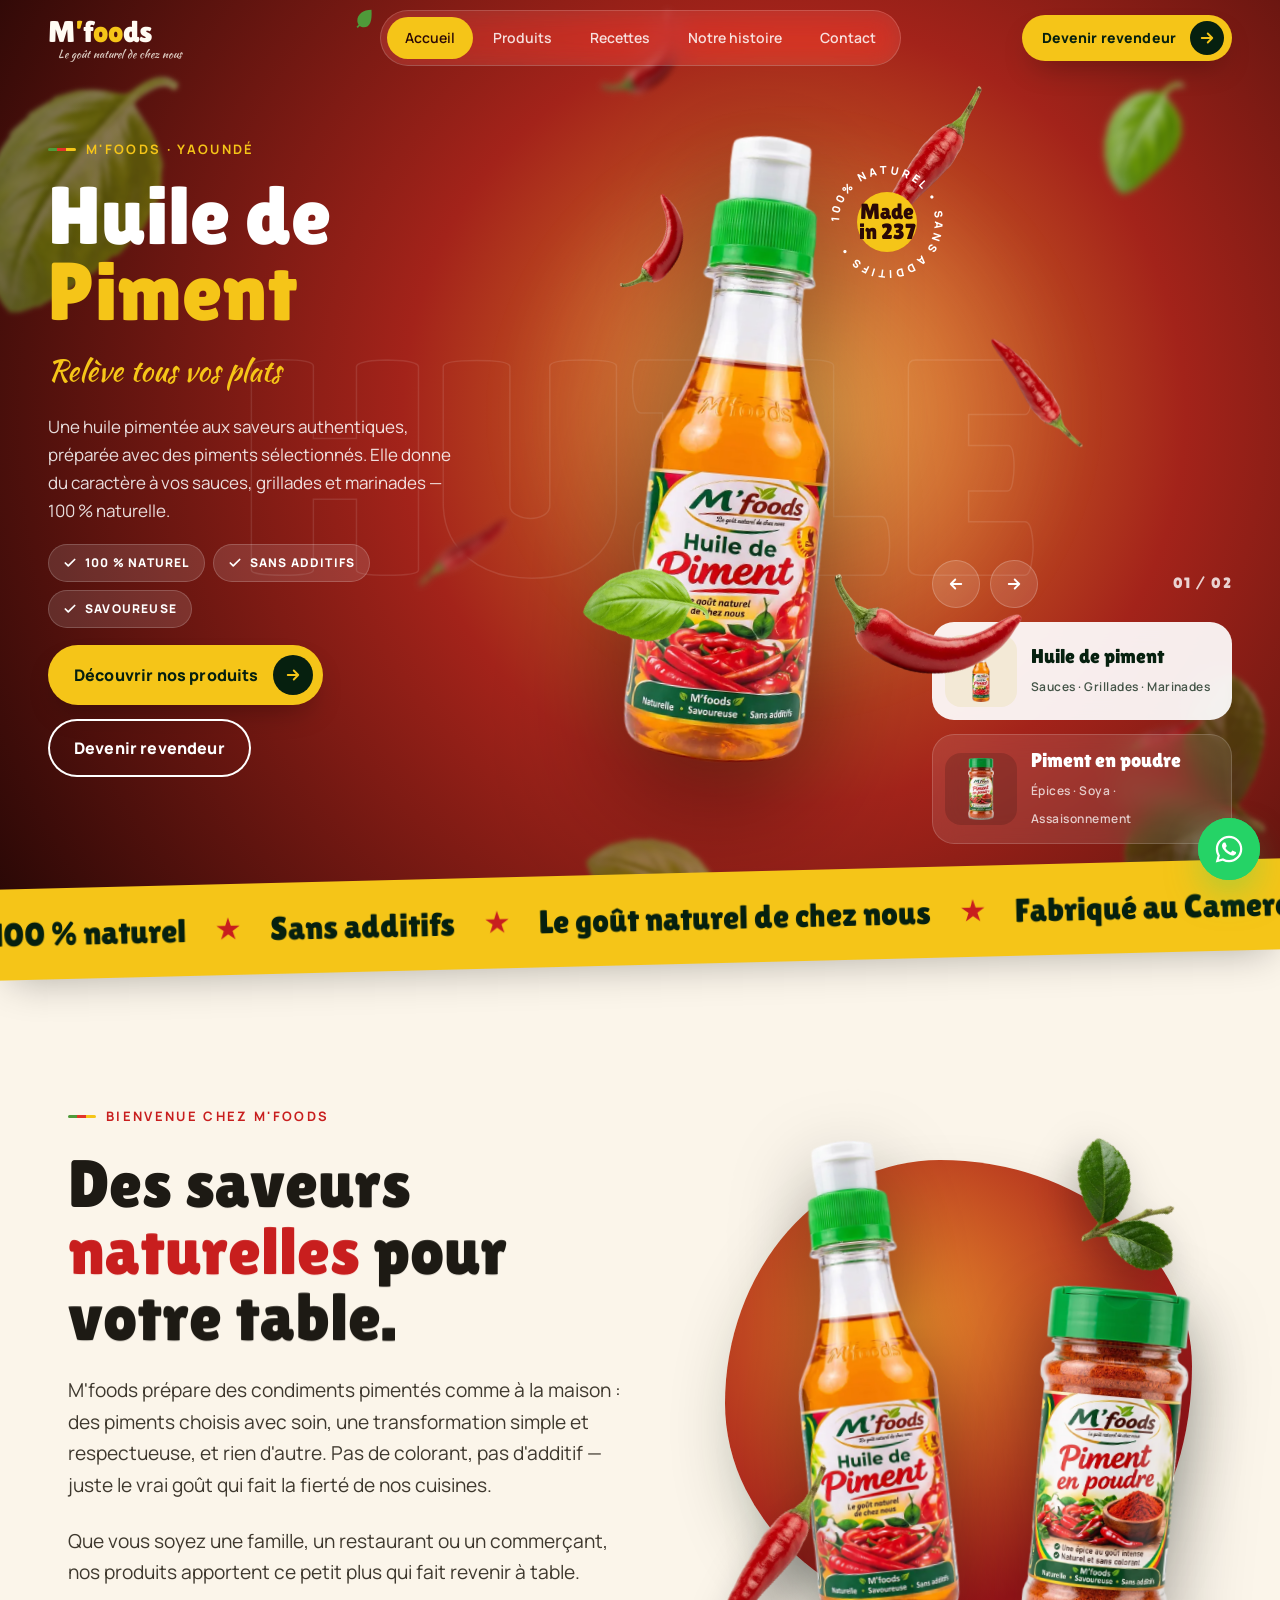
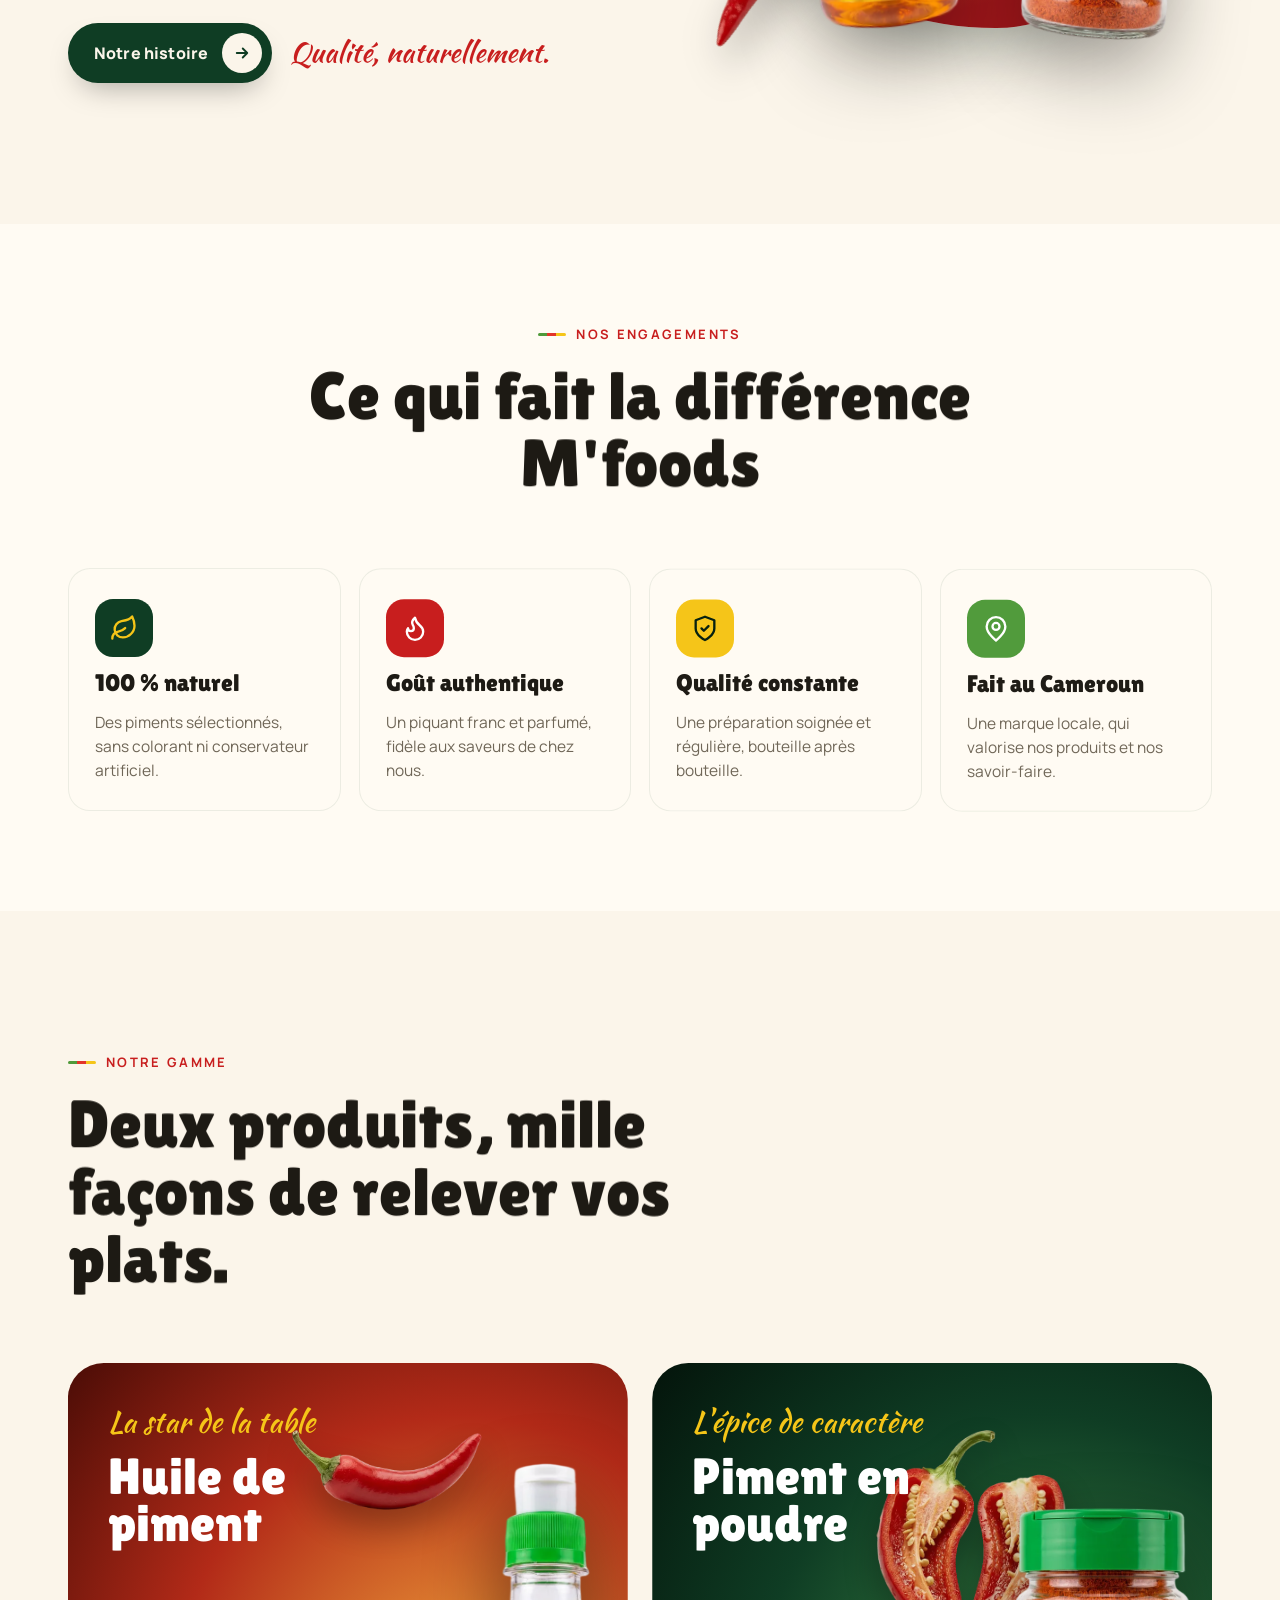
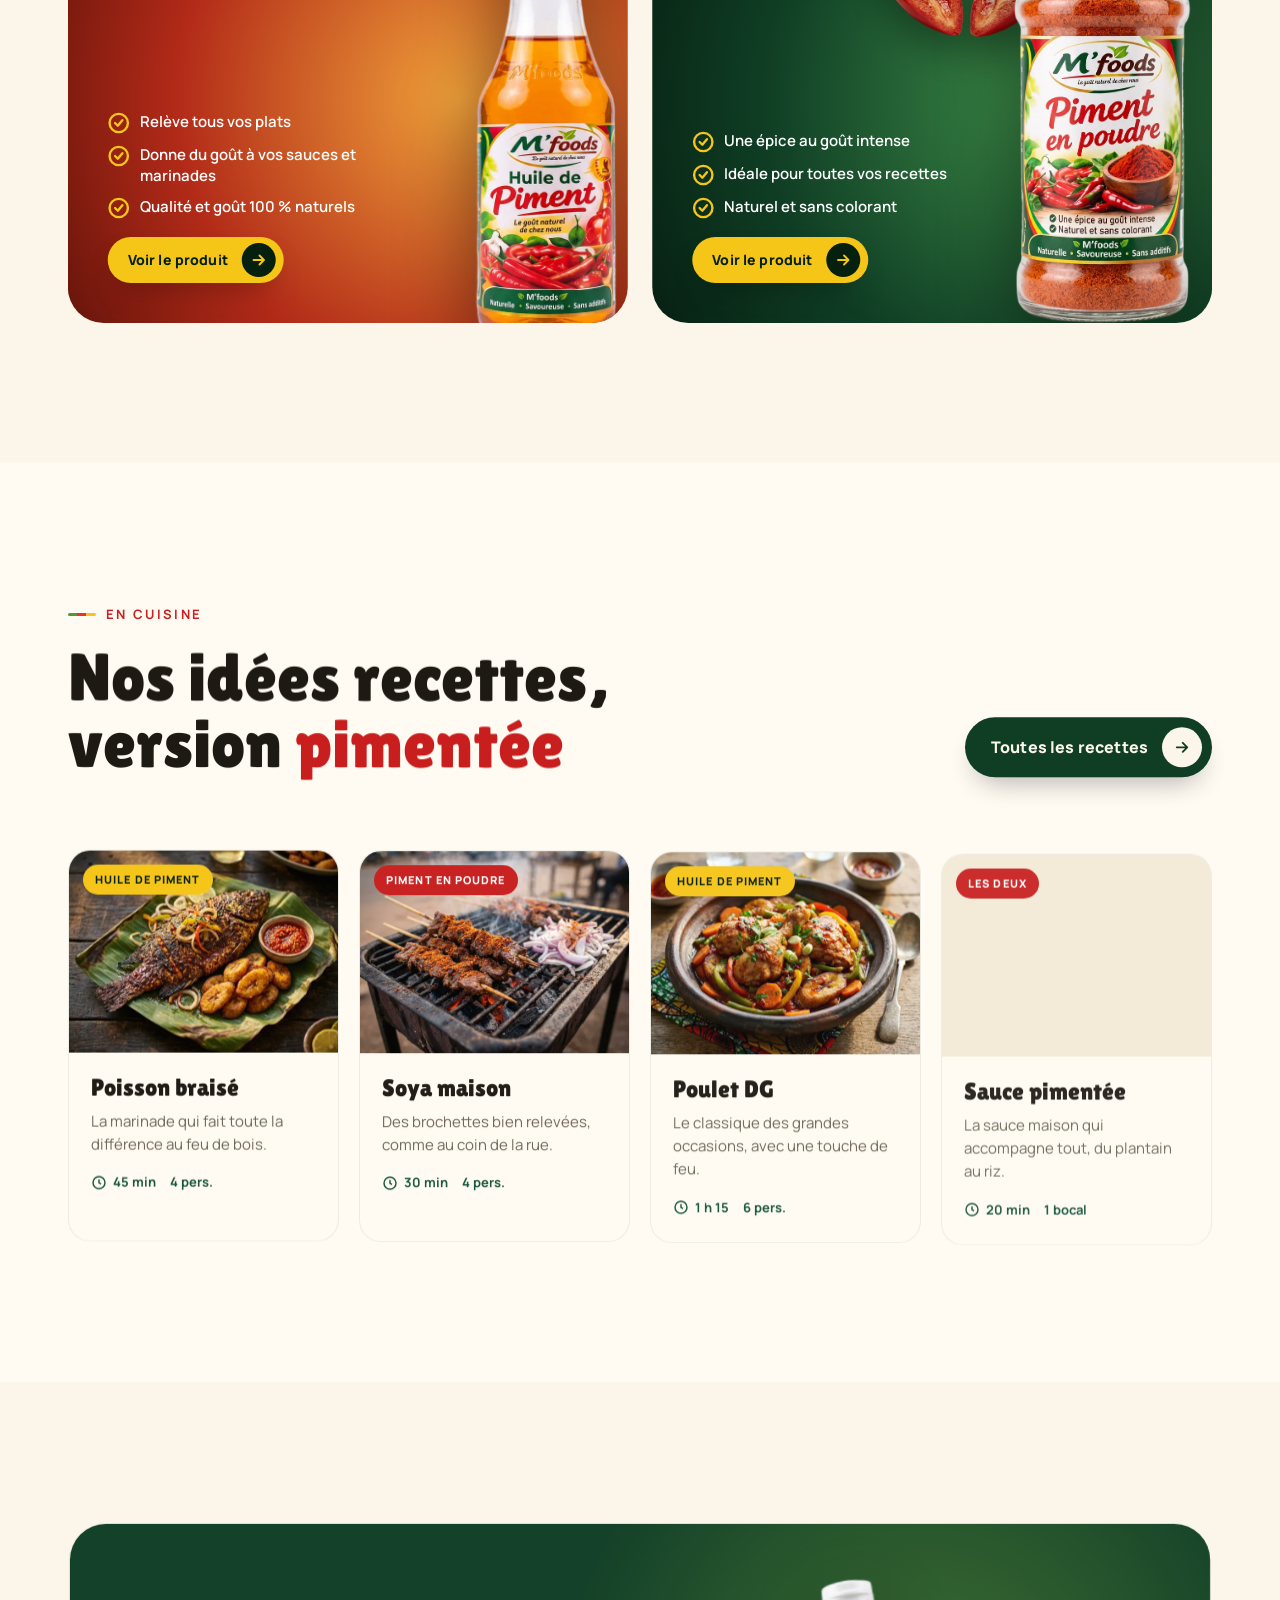
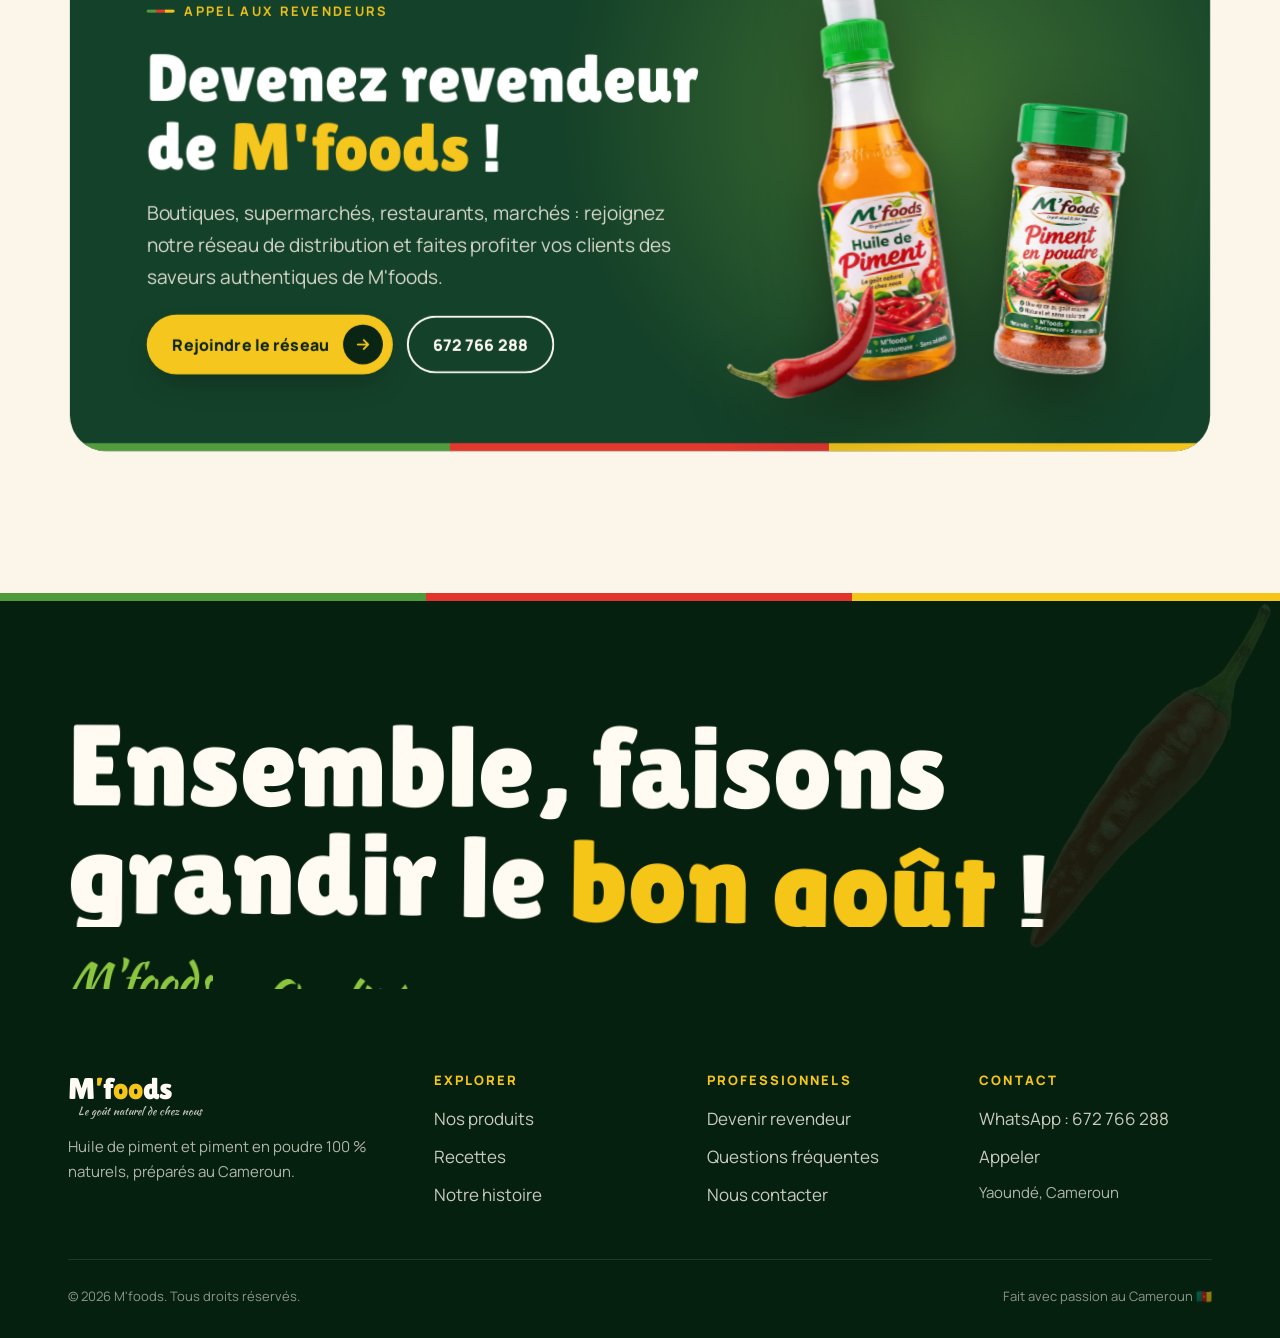
<file: index.html>
<!doctype html>
<html lang="fr" class="js">
<head>
  <meta charset="utf-8">
  <meta name="viewport" content="width=device-width, initial-scale=1, viewport-fit=cover">
  <title>M'foods — Huile de piment & piment en poudre naturels | Yaoundé</title>
  <meta name="description" content="M'foods, le goût naturel de chez nous : huile de piment et piment en poudre 100 % naturels, préparés au Cameroun. Devenez revendeur à Yaoundé et partout au pays.">
  <meta name="theme-color" content="#0f3d24">
  <meta property="og:type" content="website">
  <meta property="og:title" content="M'foods — Des saveurs naturelles pour votre table">
  <meta property="og:description" content="Huile de piment et piment en poudre 100 % naturels. Rejoignez le réseau des revendeurs M'foods.">
  <meta property="og:image" content="assets/img/og-mfoods.jpg">
  <meta property="og:locale" content="fr_FR">
  <meta name="twitter:card" content="summary_large_image">
  <link rel="icon" href="assets/img/favicon-32.png" sizes="32x32" type="image/png">
  <link rel="icon" href="assets/img/favicon-64.png" sizes="64x64" type="image/png">
  <link rel="apple-touch-icon" href="assets/img/apple-touch-icon.png">
  <script>try{if(sessionStorage.getItem('mf-nav')){document.documentElement.classList.add('is-nav');sessionStorage.removeItem('mf-nav')}}catch(e){}</script>
  <link rel="stylesheet" href="assets/css/style.css">
  <link rel="preload" as="font" type="font/woff2" href="assets/fonts/lilita-one-latin.woff2" crossorigin>
  <link rel="preload" as="font" type="font/woff2" href="assets/fonts/manrope-latin.woff2" crossorigin>
  <link rel="preload" as="image" href="assets/img/bouteille.webp" fetchpriority="high">
  <noscript><style>[data-reveal]{opacity:1!important}.curtain{display:none!important}</style></noscript>
</head>
<body data-page="accueil">

  <!-- Rideau de transition -->
  <div class="curtain" aria-hidden="true">
    <div class="curtain-panel"><span class="curtain-stripe"></span></div>
    <span class="logo logo--light"><span class="logo-word">M<span class="ap">’</span>f<span class="o2">oo</span>ds<svg class="logo-leaf" viewBox="0 0 24 24"><path fill="currentColor" d="M21 2C11 2 4 7.5 4 15c0 2 .6 3.7 1.5 5L3 22.5 4.5 24l2.4-2.5C8.2 22.4 9.9 23 12 23c7 0 10-7 9-21z"/></svg></span></span>
  </div>

  <!-- Navigation -->
  <header class="nav">
    <div class="nav-inner">
      <a href="/" class="logo" aria-label="M'foods — accueil">
        <span class="logo-word">M<span class="ap">’</span>f<span class="o2">oo</span>ds<svg class="logo-leaf" viewBox="0 0 24 24" aria-hidden="true"><path fill="currentColor" d="M21 2C11 2 4 7.5 4 15c0 2 .6 3.7 1.5 5L3 22.5 4.5 24l2.4-2.5C8.2 22.4 9.9 23 12 23c7 0 10-7 9-21z"/></svg></span>
        <span class="logo-tag">Le goût naturel de chez nous</span>
      </a>
      <nav class="nav-pill" aria-label="Navigation principale">
        <a href="/" data-nav="accueil">Accueil</a>
        <a href="/produits" data-nav="produits">Produits</a>
        <a href="/recettes" data-nav="recettes">Recettes</a>
        <a href="/histoire" data-nav="histoire">Notre histoire</a>
        <a href="/contact" data-nav="contact">Contact</a>
      </nav>
      <div class="nav-cta">
        <a href="/revendeur" class="btn btn--sm">Devenir revendeur<span class="btn-ico"><svg viewBox="0 0 24 24" fill="none" stroke="currentColor" stroke-width="2.5" stroke-linecap="round" stroke-linejoin="round"><path d="M5 12h14M13 6l6 6-6 6"/></svg></span></a>
        <button class="nav-burger" aria-label="Ouvrir le menu" aria-expanded="false" aria-controls="mobile-menu"><span></span></button>
      </div>
    </div>
  </header>

  <div class="mobile-menu" id="mobile-menu">
    <nav aria-label="Menu mobile">
      <a class="mm-link" href="/" data-nav="accueil"><small>01</small>Accueil</a>
      <a class="mm-link" href="/produits" data-nav="produits"><small>02</small>Produits</a>
      <a class="mm-link" href="/recettes" data-nav="recettes"><small>03</small>Recettes</a>
      <a class="mm-link" href="/histoire" data-nav="histoire"><small>04</small>Notre histoire</a>
      <a class="mm-link" href="/revendeur" data-nav="revendeur"><small>05</small>Revendeur</a>
      <a class="mm-link" href="/contact" data-nav="contact"><small>06</small>Contact</a>
    </nav>
    <div class="mm-foot">
      <a href="https://wa.me/237672766288" target="_blank" rel="noopener" class="btn btn--wa">WhatsApp : 672 766 288<span class="btn-ico"><svg viewBox="0 0 24 24" fill="none" stroke="currentColor" stroke-width="2.5" stroke-linecap="round" stroke-linejoin="round"><path d="M5 12h14M13 6l6 6-6 6"/></svg></span></a>
      <span class="script text-yellow">Ensemble, faisons grandir le bon goût !</span>
    </div>
  </div>

  <main>
    <!-- ================= HÉROS ================= -->
    <section class="hero" aria-label="Nos produits phares">
      <div class="hero-glow"></div>
      <div class="hero-word" aria-hidden="true">HUILE</div>

      <div class="layer layer--leaves" aria-hidden="true">
        <img fetchpriority="low" decoding="async" class="leaf-item" src="assets/img/feuille1.webp" alt="" style="width:clamp(140px,18vw,280px);left:-3%;top:8%" data-rot="-20">
        <img fetchpriority="low" decoding="async" class="leaf-item" src="assets/img/feuille2.webp" alt="" style="width:clamp(120px,16vw,240px);right:-2%;bottom:6%" data-rot="25" data-flip="1">
        <img fetchpriority="low" decoding="async" class="leaf-item" src="assets/img/feuille1.webp" alt="" style="width:clamp(90px,10vw,160px);left:46%;bottom:-4%" data-rot="60">
      </div>

      <div class="layer layer--bg" aria-hidden="true">
        <img fetchpriority="low" decoding="async" class="float-item fruit" data-variant="a" src="assets/img/piment1.webp" alt="" style="width:clamp(60px,7vw,110px);left:33%;top:58%">
        <img fetchpriority="low" decoding="async" class="float-item fruit" data-variant="c" src="assets/img/feuille1.webp" alt="" style="width:clamp(70px,8vw,120px);left:86%;top:10%">
        <img fetchpriority="low" decoding="async" class="float-item fruit" data-variant="b" src="assets/img/piment2.webp" alt="" style="width:clamp(70px,8vw,130px);left:47%;top:6%">
        <img fetchpriority="low" decoding="async" class="float-item fruit" data-variant="a" src="assets/img/piment1.webp" alt="" style="width:clamp(60px,6vw,100px);left:88%;top:80%">
      </div>

      <div class="embers" aria-hidden="true"></div>

      <div class="hero-center">
        <img id="product-model" src="assets/img/bouteille.webp" alt="Bouteille d'huile de piment M'foods" width="321" height="1100" fetchpriority="high">
      </div>

      <div class="layer layer--fg" aria-hidden="true">
        <img fetchpriority="low" decoding="async" class="float-item fruit" data-variant="a" src="assets/img/piment1.webp" alt="" style="width:clamp(90px,12vw,190px);left:66%;top:12%" data-rot="-30">
        <img fetchpriority="low" decoding="async" class="float-item fruit" data-variant="b" src="assets/img/piment2.webp" alt="" style="width:clamp(110px,15vw,240px);left:64%;top:66%" data-rot="10">
        <img fetchpriority="low" decoding="async" class="float-item fruit" data-variant="c" src="assets/img/feuille1.webp" alt="" style="width:clamp(70px,8vw,130px);left:46%;top:64%" data-rot="40">
        <img fetchpriority="low" decoding="async" class="float-item fruit" data-variant="b" src="assets/img/piment2.webp" alt="" style="width:clamp(70px,8vw,130px);left:47%;top:26%" data-rot="-60">
        <img fetchpriority="low" decoding="async" class="float-item fruit" data-variant="a" src="assets/img/piment1.webp" alt="" style="width:clamp(70px,9vw,150px);left:76%;top:40%" data-rot="80">
      </div>

      <div class="hero-stamp" aria-hidden="true">
        <svg viewBox="0 0 120 120"><defs><path id="circ" d="M60 60m-48 0a48 48 0 1 1 96 0a48 48 0 1 1-96 0"/></defs><text fill="#fff" font-family="Manrope" font-weight="800" font-size="11" letter-spacing="3.2"><textPath href="#circ">100% NATUREL • SANS ADDITIFS • </textPath></text></svg>
        <span class="stamp-core">Made<br>in 237</span>
      </div>

      <div class="hero-inner">
        <div class="hero-copy">
          <span class="eyebrow" style="color:var(--accent)" data-intro>M'foods · Yaoundé</span>
          <h1 class="hero-title" data-intro><span class="t1">Huile de</span><br><span class="t2">Piment</span></h1>
          <p class="hero-tagline" data-intro>Relève tous vos plats</p>
          <p class="hero-desc" data-intro>Une huile pimentée aux saveurs authentiques, préparée avec des piments sélectionnés. Elle donne du caractère à vos sauces, grillades et marinades — 100 % naturelle.</p>
          <div class="chips hero-chips" data-intro><span class="chip"><svg viewBox="0 0 24 24" fill="none" stroke="currentColor" stroke-width="3" stroke-linecap="round" stroke-linejoin="round" aria-hidden="true"><path d="M20 6 9 17l-5-5"/></svg>100 % naturel</span><span class="chip"><svg viewBox="0 0 24 24" fill="none" stroke="currentColor" stroke-width="3" stroke-linecap="round" stroke-linejoin="round" aria-hidden="true"><path d="M20 6 9 17l-5-5"/></svg>Sans additifs</span><span class="chip"><svg viewBox="0 0 24 24" fill="none" stroke="currentColor" stroke-width="3" stroke-linecap="round" stroke-linejoin="round" aria-hidden="true"><path d="M20 6 9 17l-5-5"/></svg>Savoureuse</span></div>
          <div class="btn-row" data-intro>
            <a href="/produits" class="btn">Découvrir nos produits<span class="btn-ico"><svg viewBox="0 0 24 24" fill="none" stroke="currentColor" stroke-width="2.5" stroke-linecap="round" stroke-linejoin="round"><path d="M5 12h14M13 6l6 6-6 6"/></svg></span></a>
            <a href="/revendeur" class="btn btn--ghost">Devenir revendeur</a>
          </div>
        </div>

        <div class="hero-side">
          <div class="hero-arrows">
            <button class="hero-arrow" data-dir="prev" aria-label="Produit précédent"><svg viewBox="0 0 24 24" fill="none" stroke="currentColor" stroke-width="2.5" stroke-linecap="round" stroke-linejoin="round"><path d="M19 12H5M11 18l-6-6 6-6"/></svg></button>
            <button class="hero-arrow" data-dir="next" aria-label="Produit suivant"><svg viewBox="0 0 24 24" fill="none" stroke="currentColor" stroke-width="2.5" stroke-linecap="round" stroke-linejoin="round"><path d="M5 12h14M13 6l6 6-6 6"/></svg></button>
            <span class="hero-count">01 / 02</span>
          </div>
          <button class="p-card is-active" data-product="huile" aria-pressed="true">
            <span class="p-card-thumb"><img fetchpriority="low" decoding="async" src="assets/img/bouteille-sm.webp" alt=""></span>
            <span><span class="p-card-name">Huile de piment</span><br><span class="p-card-meta">Sauces · Grillades · Marinades</span></span>
          </button>
          <button class="p-card" data-product="poudre" aria-pressed="false">
            <span class="p-card-thumb"><img fetchpriority="low" decoding="async" src="assets/img/poudre-sm.webp" alt=""></span>
            <span><span class="p-card-name">Piment en poudre</span><br><span class="p-card-meta">Épices · Soya · Assaisonnement</span></span>
          </button>
        </div>

      </div>
    </section>

    <!-- ================= BANDE ================= -->
    <div class="marquee" aria-hidden="true">
      <div class="marquee-track">
        <span class="marquee-item">100 % naturel <svg viewBox="0 0 24 24" fill="currentColor"><path d="M12 2l2.4 7.2H22l-6.2 4.5 2.4 7.3-6.2-4.5-6.2 4.5 2.4-7.3L2 9.2h7.6z"/></svg> Sans additifs <svg viewBox="0 0 24 24" fill="currentColor"><path d="M12 2l2.4 7.2H22l-6.2 4.5 2.4 7.3-6.2-4.5-6.2 4.5 2.4-7.3L2 9.2h7.6z"/></svg> Le goût naturel de chez nous <svg viewBox="0 0 24 24" fill="currentColor"><path d="M12 2l2.4 7.2H22l-6.2 4.5 2.4 7.3-6.2-4.5-6.2 4.5 2.4-7.3L2 9.2h7.6z"/></svg> Fabriqué au Cameroun <svg viewBox="0 0 24 24" fill="currentColor"><path d="M12 2l2.4 7.2H22l-6.2 4.5 2.4 7.3-6.2-4.5-6.2 4.5 2.4-7.3L2 9.2h7.6z"/></svg></span>
        <span class="marquee-item">100 % naturel <svg viewBox="0 0 24 24" fill="currentColor"><path d="M12 2l2.4 7.2H22l-6.2 4.5 2.4 7.3-6.2-4.5-6.2 4.5 2.4-7.3L2 9.2h7.6z"/></svg> Sans additifs <svg viewBox="0 0 24 24" fill="currentColor"><path d="M12 2l2.4 7.2H22l-6.2 4.5 2.4 7.3-6.2-4.5-6.2 4.5 2.4-7.3L2 9.2h7.6z"/></svg> Le goût naturel de chez nous <svg viewBox="0 0 24 24" fill="currentColor"><path d="M12 2l2.4 7.2H22l-6.2 4.5 2.4 7.3-6.2-4.5-6.2 4.5 2.4-7.3L2 9.2h7.6z"/></svg> Fabriqué au Cameroun <svg viewBox="0 0 24 24" fill="currentColor"><path d="M12 2l2.4 7.2H22l-6.2 4.5 2.4 7.3-6.2-4.5-6.2 4.5 2.4-7.3L2 9.2h7.6z"/></svg></span>
      </div>
    </div>

    <!-- ================= INTRO ================= -->
    <section class="section">
      <div class="container intro-grid">
        <div class="intro-copy">
          <span class="eyebrow" data-reveal="fade">Bienvenue chez M'foods</span>
          <h2 class="h2" data-split>Des saveurs <span class="text-red">naturelles</span> pour votre table.</h2>
          <p class="lead" data-reveal>M'foods prépare des condiments pimentés comme à la maison : des piments choisis avec soin, une transformation simple et respectueuse, et rien d'autre. Pas de colorant, pas d'additif — juste le vrai goût qui fait la fierté de nos cuisines.</p>
          <p class="lead" data-reveal>Que vous soyez une famille, un restaurant ou un commerçant, nos produits apportent ce petit plus qui fait revenir à table.</p>
          <div class="intro-sign" data-reveal>
            <a href="/histoire" class="btn btn--green">Notre histoire<span class="btn-ico"><svg viewBox="0 0 24 24" fill="none" stroke="currentColor" stroke-width="2.5" stroke-linecap="round" stroke-linejoin="round"><path d="M5 12h14M13 6l6 6-6 6"/></svg></span></a>
            <span class="script">Qualité, naturellement.</span>
          </div>
        </div>
        <div class="intro-visual" data-reveal="scale">
          <div class="intro-blob"></div>
          <img decoding="async" class="iv-leaf" src="assets/img/feuille2.webp" alt="" loading="lazy" data-speed="1.4">
          <img decoding="async" class="iv-bottle" src="assets/img/bouteille.webp" alt="Huile de piment M'foods" loading="lazy" data-speed=".4">
          <img decoding="async" class="iv-jar" src="assets/img/poudre.webp" alt="Piment en poudre M'foods" loading="lazy" data-speed=".8">
          <img decoding="async" class="iv-chili" src="assets/img/piment1.webp" alt="" loading="lazy" data-speed="1.6" data-rotate="20">
        </div>
      </div>
    </section>

    <!-- ================= ENGAGEMENTS ================= -->
    <section class="section section--cream section--tight">
      <div class="container">
        <div class="section-head section-head--center">
          <span class="eyebrow" data-reveal="fade">Nos engagements</span>
          <h2 class="h2" data-split>Ce qui fait la différence M'foods</h2>
        </div>
        <div class="values" data-stagger>
          <article class="value">
            <span class="value-ico"><svg viewBox="0 0 24 24" fill="none" stroke="currentColor" stroke-width="2" stroke-linecap="round" stroke-linejoin="round"><path d="M11 20A7 7 0 0 1 9.8 6.1C15.5 5 17 4.48 19 2c1 2 2 4.18 2 8 0 5.5-4.78 10-10 10Z"/><path d="M2 21c0-3 1.85-5.36 5.08-6C9.5 14.52 12 13 13 12"/></svg></span>
            <h3>100 % naturel</h3>
            <p>Des piments sélectionnés, sans colorant ni conservateur artificiel.</p>
          </article>
          <article class="value">
            <span class="value-ico"><svg viewBox="0 0 24 24" fill="none" stroke="currentColor" stroke-width="2" stroke-linecap="round" stroke-linejoin="round"><path d="M8.5 14.5A2.5 2.5 0 0 0 11 12c0-1.38-.5-2-1-3-1.07-2.14-.22-4.05 2-6 .5 2.5 2 4.9 4 6.5 2 1.6 3 3.5 3 5.5a7 7 0 1 1-14 0c0-1.15.43-2.29 1-3a2.5 2.5 0 0 0 2.5 2.5z"/></svg></span>
            <h3>Goût authentique</h3>
            <p>Un piquant franc et parfumé, fidèle aux saveurs de chez nous.</p>
          </article>
          <article class="value">
            <span class="value-ico"><svg viewBox="0 0 24 24" fill="none" stroke="currentColor" stroke-width="2" stroke-linecap="round" stroke-linejoin="round"><path d="M12 22s8-4 8-10V5l-8-3-8 3v7c0 6 8 10 8 10z"/><path d="m9 12 2 2 4-4"/></svg></span>
            <h3>Qualité constante</h3>
            <p>Une préparation soignée et régulière, bouteille après bouteille.</p>
          </article>
          <article class="value">
            <span class="value-ico"><svg viewBox="0 0 24 24" fill="none" stroke="currentColor" stroke-width="2" stroke-linecap="round" stroke-linejoin="round"><path d="M20 10c0 6-8 12-8 12s-8-6-8-12a8 8 0 0 1 16 0Z"/><circle cx="12" cy="10" r="3"/></svg></span>
            <h3>Fait au Cameroun</h3>
            <p>Une marque locale, qui valorise nos produits et nos savoir-faire.</p>
          </article>
        </div>
      </div>
    </section>

    <!-- ================= PRODUITS ================= -->
    <section class="section">
      <div class="container">
        <div class="section-head">
          <span class="eyebrow" data-reveal="fade">Notre gamme</span>
          <h2 class="h2" data-split>Deux produits, mille façons de relever vos plats.</h2>
        </div>
        <div class="showcase">
          <a href="/produits#huile" class="show-card show-card--oil" data-reveal="left">
            <img decoding="async" class="sc-deco" src="assets/img/piment2.webp" alt="" loading="lazy">
            <img decoding="async" class="sc-img" src="assets/img/bouteille.webp" alt="Huile de piment M'foods" loading="lazy">
            <div class="sc-top">
              <span class="script">La star de la table</span>
              <h3>Huile de piment</h3>
            </div>
            <ul>
              <li><svg viewBox="0 0 24 24" fill="none" stroke="currentColor" stroke-width="2.6" stroke-linecap="round" stroke-linejoin="round"><circle cx="12" cy="12" r="10"/><path d="m8 12 3 3 5-6"/></svg>Relève tous vos plats</li>
              <li><svg viewBox="0 0 24 24" fill="none" stroke="currentColor" stroke-width="2.6" stroke-linecap="round" stroke-linejoin="round"><circle cx="12" cy="12" r="10"/><path d="m8 12 3 3 5-6"/></svg>Donne du goût à vos sauces et marinades</li>
              <li><svg viewBox="0 0 24 24" fill="none" stroke="currentColor" stroke-width="2.6" stroke-linecap="round" stroke-linejoin="round"><circle cx="12" cy="12" r="10"/><path d="m8 12 3 3 5-6"/></svg>Qualité et goût 100 % naturels</li>
              <li style="margin-top:8px"><span class="btn btn--sm">Voir le produit<span class="btn-ico"><svg viewBox="0 0 24 24" fill="none" stroke="currentColor" stroke-width="2.5" stroke-linecap="round" stroke-linejoin="round"><path d="M5 12h14M13 6l6 6-6 6"/></svg></span></span></li>
            </ul>
          </a>
          <a href="/produits#poudre" class="show-card show-card--powder" data-reveal="right">
            <img decoding="async" class="sc-deco" src="assets/img/piment-coupe.webp" alt="" loading="lazy">
            <img decoding="async" class="sc-img" src="assets/img/poudre.webp" alt="Piment en poudre M'foods" loading="lazy">
            <div class="sc-top">
              <span class="script">L'épice de caractère</span>
              <h3>Piment en poudre</h3>
            </div>
            <ul>
              <li><svg viewBox="0 0 24 24" fill="none" stroke="currentColor" stroke-width="2.6" stroke-linecap="round" stroke-linejoin="round"><circle cx="12" cy="12" r="10"/><path d="m8 12 3 3 5-6"/></svg>Une épice au goût intense</li>
              <li><svg viewBox="0 0 24 24" fill="none" stroke="currentColor" stroke-width="2.6" stroke-linecap="round" stroke-linejoin="round"><circle cx="12" cy="12" r="10"/><path d="m8 12 3 3 5-6"/></svg>Idéale pour toutes vos recettes</li>
              <li><svg viewBox="0 0 24 24" fill="none" stroke="currentColor" stroke-width="2.6" stroke-linecap="round" stroke-linejoin="round"><circle cx="12" cy="12" r="10"/><path d="m8 12 3 3 5-6"/></svg>Naturel et sans colorant</li>
              <li style="margin-top:8px"><span class="btn btn--sm">Voir le produit<span class="btn-ico"><svg viewBox="0 0 24 24" fill="none" stroke="currentColor" stroke-width="2.5" stroke-linecap="round" stroke-linejoin="round"><path d="M5 12h14M13 6l6 6-6 6"/></svg></span></span></li>
            </ul>
          </a>
        </div>
      </div>
    </section>

    <!-- ================= RECETTES ================= -->
    <section class="section section--cream">
      <div class="container">
        <div class="section-head" style="max-width:none;display:flex;flex-wrap:wrap;justify-content:space-between;align-items:end;gap:24px">
          <div style="display:grid;gap:18px;max-width:640px">
            <span class="eyebrow" data-reveal="fade">En cuisine</span>
            <h2 class="h2" data-split>Nos idées recettes, version <span class="text-red">pimentée</span></h2>
          </div>
          <a href="/recettes" class="btn btn--green" data-reveal>Toutes les recettes<span class="btn-ico"><svg viewBox="0 0 24 24" fill="none" stroke="currentColor" stroke-width="2.5" stroke-linecap="round" stroke-linejoin="round"><path d="M5 12h14M13 6l6 6-6 6"/></svg></span></a>
        </div>
        <div class="recipes" data-stagger>
          <a href="/recettes#poisson" class="recipe">
            <div class="recipe-media"><img decoding="async" src="assets/img/recette-poisson-640.webp" srcset="assets/img/recette-poisson-640.webp 640w, assets/img/recette-poisson-1100.webp 1100w" sizes="(max-width: 600px) 92vw, (max-width: 1100px) 46vw, 300px" width="640" height="478" alt="Poisson braisé à l'huile de piment" loading="lazy"><span class="recipe-tag">Huile de piment</span></div>
            <div class="recipe-body"><h3>Poisson braisé</h3><p>La marinade qui fait toute la différence au feu de bois.</p><div class="recipe-meta"><span><svg viewBox="0 0 24 24" fill="none" stroke="currentColor" stroke-width="2.2"><circle cx="12" cy="12" r="9"/><path d="M12 7v5l3 2"/></svg>45 min</span><span>4 pers.</span></div></div>
          </a>
          <a href="/recettes#soya" class="recipe">
            <div class="recipe-media"><img decoding="async" src="assets/img/recette-soya-640.webp" srcset="assets/img/recette-soya-640.webp 640w, assets/img/recette-soya-1100.webp 1100w" sizes="(max-width: 600px) 92vw, (max-width: 1100px) 46vw, 300px" width="640" height="478" alt="Brochettes de soya au piment en poudre" loading="lazy"><span class="recipe-tag recipe-tag--red">Piment en poudre</span></div>
            <div class="recipe-body"><h3>Soya maison</h3><p>Des brochettes bien relevées, comme au coin de la rue.</p><div class="recipe-meta"><span><svg viewBox="0 0 24 24" fill="none" stroke="currentColor" stroke-width="2.2"><circle cx="12" cy="12" r="9"/><path d="M12 7v5l3 2"/></svg>30 min</span><span>4 pers.</span></div></div>
          </a>
          <a href="/recettes#poulet-dg" class="recipe">
            <div class="recipe-media"><img decoding="async" src="assets/img/recette-poulet-dg-640.webp" srcset="assets/img/recette-poulet-dg-640.webp 640w, assets/img/recette-poulet-dg-1100.webp 1100w" sizes="(max-width: 600px) 92vw, (max-width: 1100px) 46vw, 300px" width="640" height="478" alt="Poulet DG relevé à l'huile de piment" loading="lazy"><span class="recipe-tag">Huile de piment</span></div>
            <div class="recipe-body"><h3>Poulet DG</h3><p>Le classique des grandes occasions, avec une touche de feu.</p><div class="recipe-meta"><span><svg viewBox="0 0 24 24" fill="none" stroke="currentColor" stroke-width="2.2"><circle cx="12" cy="12" r="9"/><path d="M12 7v5l3 2"/></svg>1 h 15</span><span>6 pers.</span></div></div>
          </a>
          <a href="/recettes#sauce" class="recipe">
            <div class="recipe-media"><img decoding="async" src="assets/img/recette-sauce-640.webp" srcset="assets/img/recette-sauce-640.webp 640w, assets/img/recette-sauce-1100.webp 1100w" sizes="(max-width: 600px) 92vw, (max-width: 1100px) 46vw, 300px" width="640" height="478" alt="Sauce tomate pimentée" loading="lazy"><span class="recipe-tag recipe-tag--red">Les deux</span></div>
            <div class="recipe-body"><h3>Sauce pimentée</h3><p>La sauce maison qui accompagne tout, du plantain au riz.</p><div class="recipe-meta"><span><svg viewBox="0 0 24 24" fill="none" stroke="currentColor" stroke-width="2.2"><circle cx="12" cy="12" r="9"/><path d="M12 7v5l3 2"/></svg>20 min</span><span>1 bocal</span></div></div>
          </a>
        </div>
      </div>
    </section>

    <!-- ================= REVENDEUR ================= -->
    <section class="section">
      <div class="container">
        <div class="cta-band" data-reveal="scale">
          <span class="stripe"></span>
          <div class="cta-band-copy">
            <span class="eyebrow">Appel aux revendeurs</span>
            <h2 class="h2" data-split>Devenez revendeur de <em>M'foods</em> !</h2>
            <p class="lead">Boutiques, supermarchés, restaurants, marchés : rejoignez notre réseau de distribution et faites profiter vos clients des saveurs authentiques de M'foods.</p>
            <div class="btn-row">
              <a href="/revendeur" class="btn">Rejoindre le réseau<span class="btn-ico"><svg viewBox="0 0 24 24" fill="none" stroke="currentColor" stroke-width="2.5" stroke-linecap="round" stroke-linejoin="round"><path d="M5 12h14M13 6l6 6-6 6"/></svg></span></a>
              <a href="https://wa.me/237672766288" target="_blank" rel="noopener" class="btn btn--ghost">672 766 288</a>
            </div>
          </div>
          <div class="cta-band-visual" aria-hidden="true">
            <img decoding="async" class="cb-1" src="assets/img/bouteille.webp" alt="" loading="lazy" data-speed=".6">
            <img decoding="async" class="cb-2" src="assets/img/poudre.webp" alt="" loading="lazy" data-speed="1">
            <img decoding="async" class="cb-3" src="assets/img/piment2.webp" alt="" loading="lazy" data-speed="1.6">
          </div>
        </div>
      </div>
    </section>
  </main>

  <!-- ================= FOOTER ================= -->
  <footer class="footer">
    <span class="footer-stripe"></span>
    <img decoding="async" class="footer-chili" src="assets/img/piment1.webp" alt="" loading="lazy">
    <div class="container">
      <p class="footer-big" data-split>Ensemble, faisons grandir le <em>bon goût</em> !<span class="script">M'foods — Qualité, naturellement.</span></p>
      <div class="footer-grid">
        <div style="display:grid;gap:18px;align-content:start">
          <a href="/" class="logo logo--light"><span class="logo-word">M<span class="ap">’</span>f<span class="o2">oo</span>ds</span><span class="logo-tag">Le goût naturel de chez nous</span></a>
          <p>Huile de piment et piment en poudre 100 % naturels, préparés au Cameroun.</p>
        </div>
        <div><h4>Explorer</h4><ul><li><a href="/produits">Nos produits</a></li><li><a href="/recettes">Recettes</a></li><li><a href="/histoire">Notre histoire</a></li></ul></div>
        <div><h4>Professionnels</h4><ul><li><a href="/revendeur">Devenir revendeur</a></li><li><a href="/revendeur#faq">Questions fréquentes</a></li><li><a href="/contact">Nous contacter</a></li></ul></div>
        <div><h4>Contact</h4><ul><li><a href="https://wa.me/237672766288" target="_blank" rel="noopener">WhatsApp : 672 766 288</a></li><li><a href="tel:+237672766288">Appeler</a></li><li><p>Yaoundé, Cameroun</p></li></ul></div>
      </div>
      <div class="footer-bottom"><span>© <span data-year>2026</span> M'foods. Tous droits réservés.</span><span>Fait avec passion au Cameroun 🇨🇲</span></div>
    </div>
  </footer>

  <a class="wa-float" href="https://wa.me/237672766288" target="_blank" rel="noopener" aria-label="Écrire à M'foods sur WhatsApp">
    <span class="wa-ico"><svg viewBox="0 0 24 24"><path fill="currentColor" d="M17.47 14.38c-.3-.15-1.76-.87-2.03-.97-.27-.1-.47-.15-.67.15-.2.3-.77.97-.94 1.17-.17.2-.35.22-.65.07-.3-.15-1.26-.46-2.4-1.48-.89-.79-1.49-1.77-1.66-2.07-.17-.3-.02-.46.13-.61.13-.13.3-.35.45-.52.15-.17.2-.3.3-.5.1-.2.05-.37-.02-.52-.08-.15-.67-1.61-.92-2.21-.24-.58-.49-.5-.67-.51h-.57c-.2 0-.52.07-.79.37-.27.3-1.04 1.02-1.04 2.48s1.07 2.88 1.21 3.08c.15.2 2.1 3.2 5.08 4.49.71.31 1.26.49 1.69.63.71.23 1.36.19 1.87.12.57-.09 1.76-.72 2.01-1.41.25-.69.25-1.29.17-1.41-.07-.12-.27-.2-.57-.35zM12.05 21.5h-.01a9.4 9.4 0 0 1-4.8-1.31l-.34-.2-3.57.94.95-3.48-.22-.36a9.4 9.4 0 0 1-1.44-5.02c0-5.2 4.23-9.43 9.44-9.43 2.52 0 4.89.98 6.67 2.77a9.37 9.37 0 0 1 2.76 6.67c0 5.2-4.23 9.43-9.44 9.43zm8.03-17.46A11.27 11.27 0 0 0 12.05.72C5.8.72.7 5.8.7 12.06c0 2 .52 3.95 1.52 5.67L.6 23.6l6.01-1.58a11.33 11.33 0 0 0 5.43 1.38h.01c6.25 0 11.34-5.09 11.34-11.34 0-3.03-1.18-5.88-3.32-8.02z"/></svg></span>
    <span class="wa-label">Écrivez-nous</span>
  </a>

  <script src="assets/vendor/gsap.min.js" defer></script>
  <script src="assets/vendor/ScrollTrigger.min.js" defer></script>
  <script src="assets/js/main.js" defer></script>
  <script src="assets/js/hero.js" defer></script>
</body>
</html>
</file>
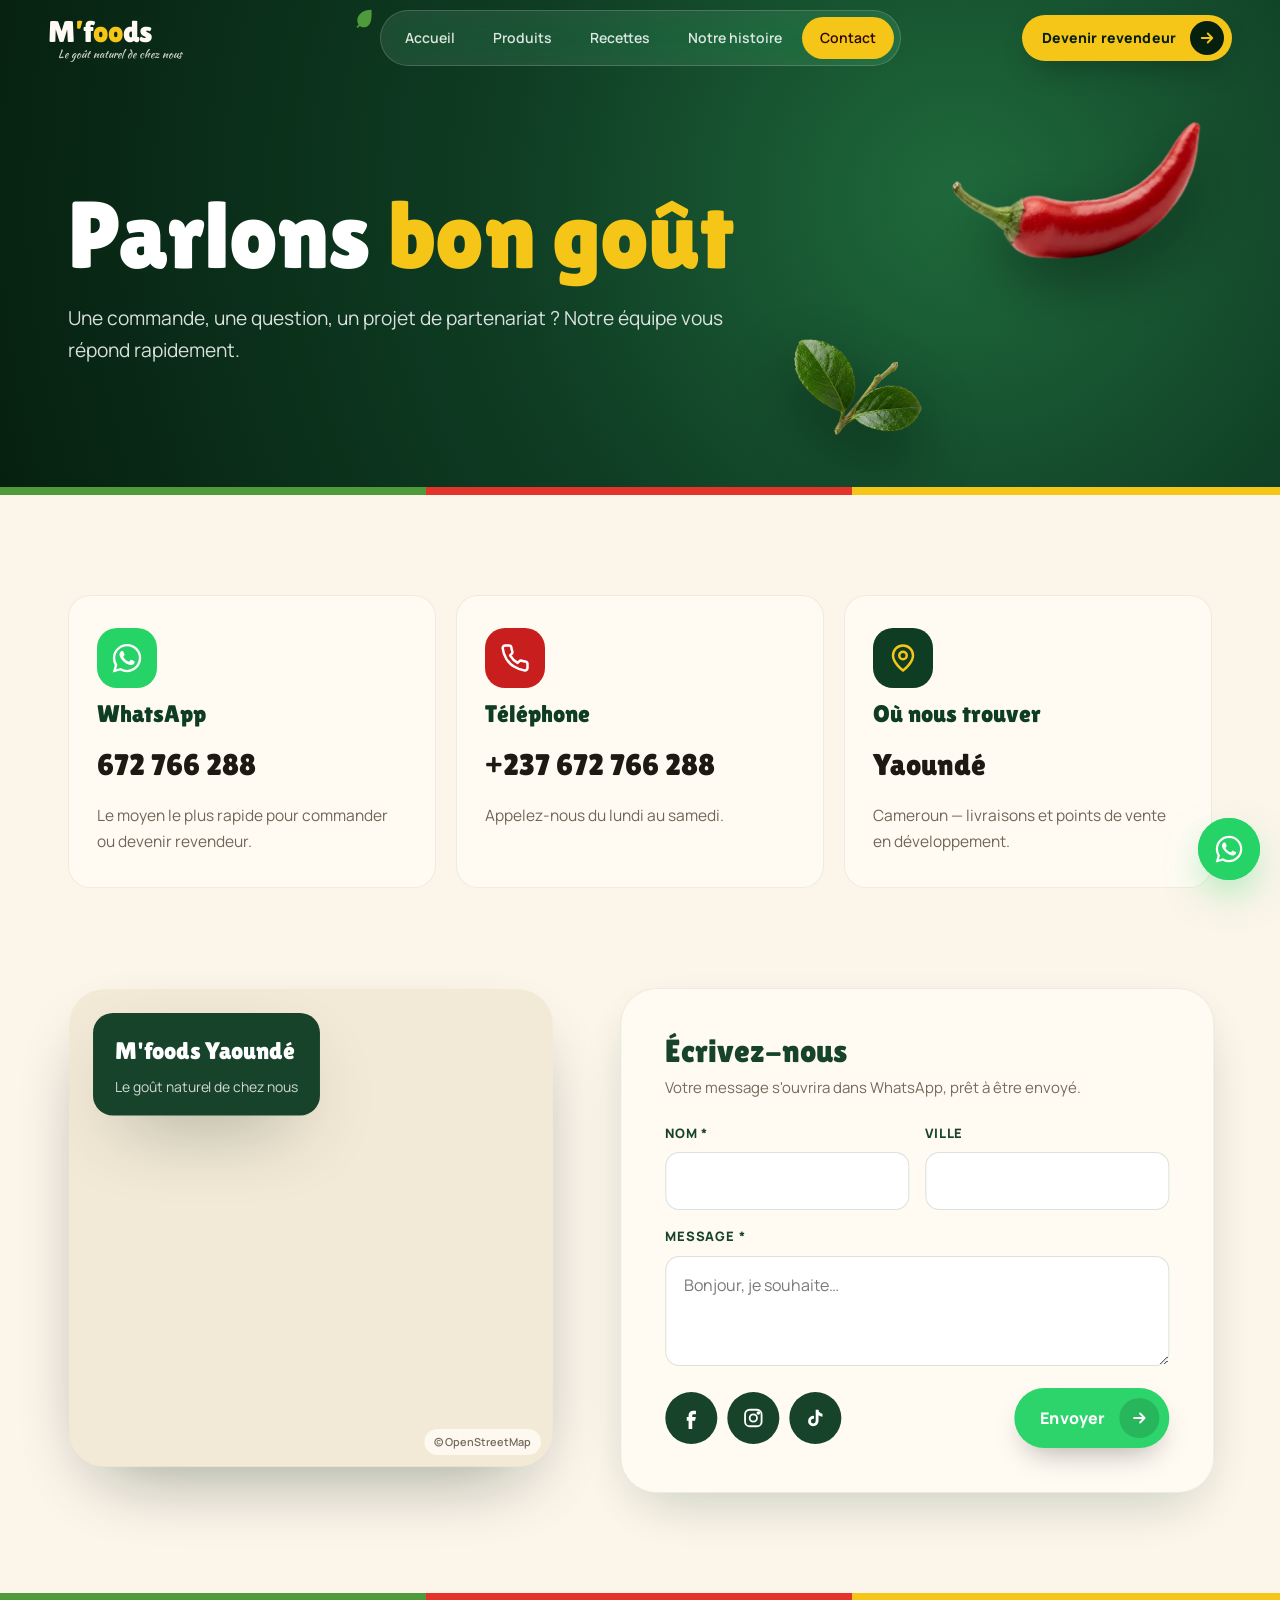
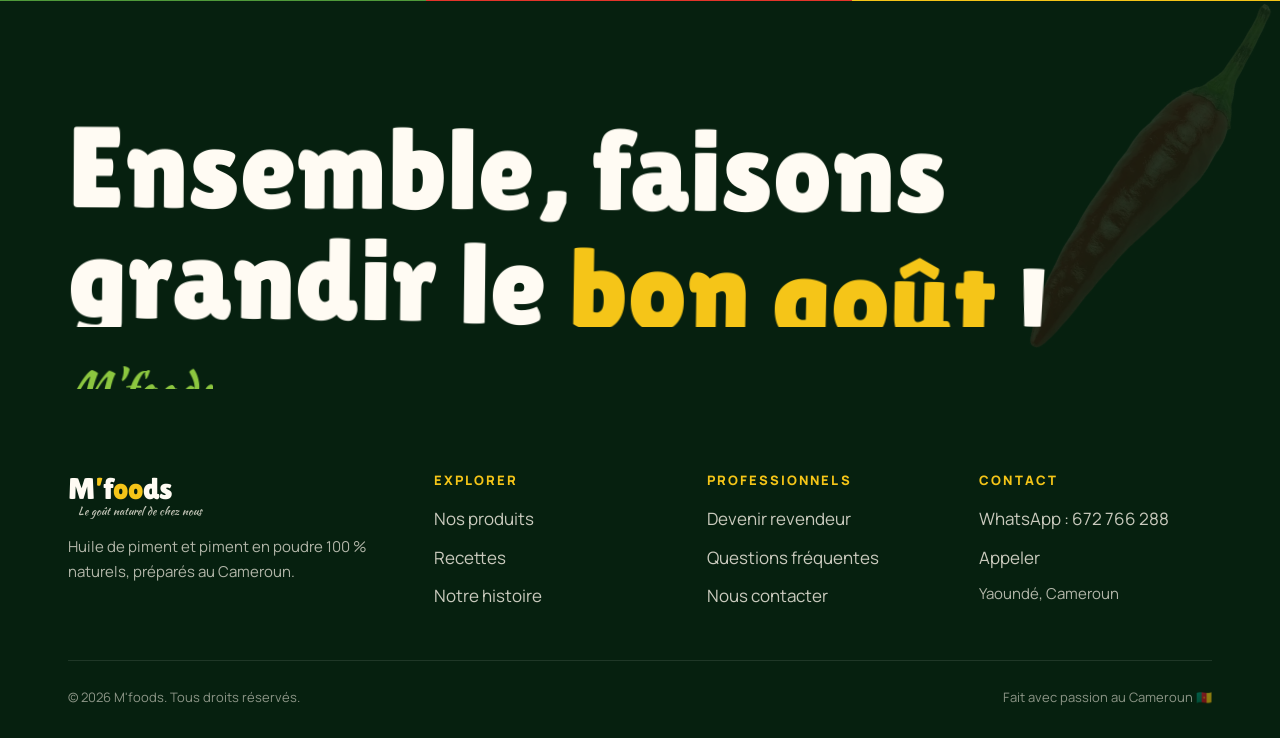
<file: contact.html>
<!doctype html>
<html lang="fr" class="js">
<head>
  <meta charset="utf-8">
  <meta name="viewport" content="width=device-width, initial-scale=1, viewport-fit=cover">
  <title>Contact — M'foods Yaoundé | WhatsApp 672 766 288</title>
  <meta name="description" content="Contactez M'foods à Yaoundé : commandes, partenariats et revendeurs. WhatsApp au 672 766 288.">
  <meta name="theme-color" content="#0f3d24">
  <meta property="og:type" content="website">
  <meta property="og:title" content="Contact — M'foods Yaoundé | WhatsApp 672 766 288">
  <meta property="og:description" content="Contactez M'foods à Yaoundé : commandes, partenariats et revendeurs. WhatsApp au 672 766 288.">
  <meta property="og:image" content="assets/img/og-mfoods.jpg">
  <meta property="og:locale" content="fr_FR">
  <meta name="twitter:card" content="summary_large_image">
  <link rel="icon" href="assets/img/favicon-32.png" sizes="32x32" type="image/png">
  <link rel="icon" href="assets/img/favicon-64.png" sizes="64x64" type="image/png">
  <link rel="apple-touch-icon" href="assets/img/apple-touch-icon.png">
  <script>try{if(sessionStorage.getItem('mf-nav')){document.documentElement.classList.add('is-nav');sessionStorage.removeItem('mf-nav')}}catch(e){}</script>
  <link rel="stylesheet" href="assets/css/style.css">
  <link rel="preload" as="font" type="font/woff2" href="assets/fonts/lilita-one-latin.woff2" crossorigin>
  <link rel="preload" as="font" type="font/woff2" href="assets/fonts/manrope-latin.woff2" crossorigin>
  <noscript><style>[data-reveal]{opacity:1!important}.curtain{display:none!important}</style></noscript>
</head>
<body data-page="contact">

  <!-- Rideau de transition -->
  <div class="curtain" aria-hidden="true">
    <div class="curtain-panel"><span class="curtain-stripe"></span></div>
    <span class="logo logo--light"><span class="logo-word">M<span class="ap">’</span>f<span class="o2">oo</span>ds<svg class="logo-leaf" viewBox="0 0 24 24"><path fill="currentColor" d="M21 2C11 2 4 7.5 4 15c0 2 .6 3.7 1.5 5L3 22.5 4.5 24l2.4-2.5C8.2 22.4 9.9 23 12 23c7 0 10-7 9-21z"/></svg></span></span>
  </div>

  <!-- Navigation -->
  <header class="nav">
    <div class="nav-inner">
      <a href="/" class="logo" aria-label="M'foods — accueil">
        <span class="logo-word">M<span class="ap">’</span>f<span class="o2">oo</span>ds<svg class="logo-leaf" viewBox="0 0 24 24" aria-hidden="true"><path fill="currentColor" d="M21 2C11 2 4 7.5 4 15c0 2 .6 3.7 1.5 5L3 22.5 4.5 24l2.4-2.5C8.2 22.4 9.9 23 12 23c7 0 10-7 9-21z"/></svg></span>
        <span class="logo-tag">Le goût naturel de chez nous</span>
      </a>
      <nav class="nav-pill" aria-label="Navigation principale">
        <a href="/" data-nav="accueil">Accueil</a>
        <a href="/produits" data-nav="produits">Produits</a>
        <a href="/recettes" data-nav="recettes">Recettes</a>
        <a href="/histoire" data-nav="histoire">Notre histoire</a>
        <a href="/contact" data-nav="contact">Contact</a>
      </nav>
      <div class="nav-cta">
        <a href="/revendeur" class="btn btn--sm">Devenir revendeur<span class="btn-ico"><svg viewBox="0 0 24 24" fill="none" stroke="currentColor" stroke-width="2.5" stroke-linecap="round" stroke-linejoin="round"><path d="M5 12h14M13 6l6 6-6 6"/></svg></span></a>
        <button class="nav-burger" aria-label="Ouvrir le menu" aria-expanded="false" aria-controls="mobile-menu"><span></span></button>
      </div>
    </div>
  </header>

  <div class="mobile-menu" id="mobile-menu">
    <nav aria-label="Menu mobile">
      <a class="mm-link" href="/" data-nav="accueil"><small>01</small>Accueil</a>
      <a class="mm-link" href="/produits" data-nav="produits"><small>02</small>Produits</a>
      <a class="mm-link" href="/recettes" data-nav="recettes"><small>03</small>Recettes</a>
      <a class="mm-link" href="/histoire" data-nav="histoire"><small>04</small>Notre histoire</a>
      <a class="mm-link" href="/revendeur" data-nav="revendeur"><small>05</small>Revendeur</a>
      <a class="mm-link" href="/contact" data-nav="contact"><small>06</small>Contact</a>
    </nav>
    <div class="mm-foot">
      <a href="https://wa.me/237672766288" target="_blank" rel="noopener" class="btn btn--wa">WhatsApp : 672 766 288<span class="btn-ico"><svg viewBox="0 0 24 24" fill="none" stroke="currentColor" stroke-width="2.5" stroke-linecap="round" stroke-linejoin="round"><path d="M5 12h14M13 6l6 6-6 6"/></svg></span></a>
      <span class="script text-yellow">Ensemble, faisons grandir le bon goût !</span>
    </div>
  </div>

  <main>
    <header class="page-hero">
      <img class="ph-deco" data-depth="1" src="assets/img/piment2.webp" alt="" style="width:clamp(150px,20vw,300px);right:5%;top:30%;transform:rotate(-15deg)">
      <img class="ph-deco" data-depth="-.7" src="assets/img/feuille2.webp" alt="" style="width:clamp(90px,10vw,160px);right:28%;bottom:12%">
      <div class="container">
        <div class="page-hero-copy">
          <h1 class="display" data-split>Parlons <em>bon goût</em></h1>
          <p class="lead" data-reveal>Une commande, une question, un projet de partenariat ? Notre équipe vous répond rapidement.</p>
        </div>
      </div>
      <span class="ph-stripe"></span>
    </header>

    <section class="section section--tight">
      <div class="container">
        <div class="contact-grid" data-stagger>
          <a class="contact-card" href="https://wa.me/237672766288" target="_blank" rel="noopener">
            <span class="cc-ico"><svg viewBox="0 0 24 24"><path fill="currentColor" d="M17.47 14.38c-.3-.15-1.76-.87-2.03-.97-.27-.1-.47-.15-.67.15-.2.3-.77.97-.94 1.17-.17.2-.35.22-.65.07-.3-.15-1.26-.46-2.4-1.48-.89-.79-1.49-1.77-1.66-2.07-.17-.3-.02-.46.13-.61.13-.13.3-.35.45-.52.15-.17.2-.3.3-.5.1-.2.05-.37-.02-.52-.08-.15-.67-1.61-.92-2.21-.24-.58-.49-.5-.67-.51h-.57c-.2 0-.52.07-.79.37-.27.3-1.04 1.02-1.04 2.48s1.07 2.88 1.21 3.08c.15.2 2.1 3.2 5.08 4.49.71.31 1.26.49 1.69.63.71.23 1.36.19 1.87.12.57-.09 1.76-.72 2.01-1.41.25-.69.25-1.29.17-1.41-.07-.12-.27-.2-.57-.35zM12.05 21.5h-.01a9.4 9.4 0 0 1-4.8-1.31l-.34-.2-3.57.94.95-3.48-.22-.36a9.4 9.4 0 0 1-1.44-5.02c0-5.2 4.23-9.43 9.44-9.43 2.52 0 4.89.98 6.67 2.77a9.37 9.37 0 0 1 2.76 6.67c0 5.2-4.23 9.43-9.44 9.43zm8.03-17.46A11.27 11.27 0 0 0 12.05.72C5.8.72.7 5.8.7 12.06c0 2 .52 3.95 1.52 5.67L.6 23.6l6.01-1.58a11.33 11.33 0 0 0 5.43 1.38h.01c6.25 0 11.34-5.09 11.34-11.34 0-3.03-1.18-5.88-3.32-8.02z"/></svg></span>
            <h3>WhatsApp</h3>
            <span class="cc-big">672 766 288</span>
            <p>Le moyen le plus rapide pour commander ou devenir revendeur.</p>
          </a>
          <a class="contact-card" href="tel:+237672766288">
            <span class="cc-ico"><svg viewBox="0 0 24 24" fill="none" stroke="currentColor" stroke-width="2" stroke-linecap="round" stroke-linejoin="round"><path d="M22 16.92v3a2 2 0 0 1-2.18 2 19.8 19.8 0 0 1-8.63-3.07 19.5 19.5 0 0 1-6-6A19.8 19.8 0 0 1 2.12 4.18 2 2 0 0 1 4.11 2h3a2 2 0 0 1 2 1.72c.13.96.36 1.9.7 2.81a2 2 0 0 1-.45 2.11L8.09 9.91a16 16 0 0 0 6 6l1.27-1.27a2 2 0 0 1 2.11-.45c.9.34 1.85.57 2.81.7A2 2 0 0 1 22 16.92z"/></svg></span>
            <h3>Téléphone</h3>
            <span class="cc-big">+237 672 766 288</span>
            <p>Appelez-nous du lundi au samedi.</p>
          </a>
          <div class="contact-card">
            <span class="cc-ico"><svg viewBox="0 0 24 24" fill="none" stroke="currentColor" stroke-width="2" stroke-linecap="round" stroke-linejoin="round"><path d="M20 10c0 6-8 12-8 12s-8-6-8-12a8 8 0 0 1 16 0Z"/><circle cx="12" cy="10" r="3"/></svg></span>
            <h3>Où nous trouver</h3>
            <span class="cc-big">Yaoundé</span>
            <p>Cameroun — livraisons et points de vente en développement.</p>
          </div>
        </div>
      </div>
    </section>

    <section class="section section--tight" style="padding-top:0">
      <div class="container form-wrap">
        <div class="map-wrap" data-reveal="scale">
          <iframe title="Carte de Yaoundé" loading="lazy" referrerpolicy="no-referrer-when-downgrade" src="https://www.openstreetmap.org/export/embed.html?bbox=11.43%2C3.80%2C11.58%2C3.93&amp;layer=mapnik&amp;marker=3.8667%2C11.5167"></iframe>
          <div class="map-pin"><b>M'foods Yaoundé</b><span>Le goût naturel de chez nous</span></div>
          <a class="map-credit" href="https://www.openstreetmap.org/copyright" target="_blank" rel="noopener">© OpenStreetMap</a>
        </div>
        <div class="form-card" data-reveal="right">
          <h2 class="h3" style="color:var(--green-700);margin-bottom:8px">Écrivez-nous</h2>
          <p style="color:var(--ink-500);margin-bottom:22px;font-size:15px">Votre message s'ouvrira dans WhatsApp, prêt à être envoyé.</p>
          <form data-wa="contact" novalidate>
            <div class="form-grid">
              <div class="field">
                <label for="c-nom">Nom *</label>
                <input id="c-nom" name="nom" type="text" autocomplete="name" required>
                <span class="field-err">Indiquez votre nom.</span>
              </div>
              <div class="field">
                <label for="c-ville">Ville</label>
                <input id="c-ville" name="ville" type="text">
              </div>
              <div class="field field--full">
                <label for="c-message">Message *</label>
                <textarea id="c-message" name="message" required placeholder="Bonjour, je souhaite…"></textarea>
                <span class="field-err">Écrivez votre message.</span>
              </div>
            </div>
            <div class="form-foot">
              <div class="socials" aria-label="Réseaux sociaux">
                <a class="social" href="#" aria-label="Facebook (bientôt)"><svg viewBox="0 0 24 24" fill="currentColor"><path d="M14 8h3V4h-3c-2.8 0-5 2.2-5 5v2H7v4h2v9h4v-9h3l1-4h-4V9c0-.6.4-1 1-1z"/></svg></a>
                <a class="social" href="#" aria-label="Instagram (bientôt)"><svg viewBox="0 0 24 24" fill="none" stroke="currentColor" stroke-width="2"><rect x="3" y="3" width="18" height="18" rx="5"/><circle cx="12" cy="12" r="4"/><circle cx="17.5" cy="6.5" r="1" fill="currentColor"/></svg></a>
                <a class="social" href="#" aria-label="TikTok (bientôt)"><svg viewBox="0 0 24 24" fill="currentColor"><path d="M16.6 5.8A4.3 4.3 0 0 1 15.5 3h-3.1v12.4a2.6 2.6 0 1 1-1.8-2.5V9.7a5.7 5.7 0 1 0 4.9 5.7V9.1a7.3 7.3 0 0 0 4.3 1.4V7.4a4.3 4.3 0 0 1-3.2-1.6z"/></svg></a>
              </div>
              <button type="submit" class="btn btn--wa">Envoyer<span class="btn-ico"><svg viewBox="0 0 24 24" fill="none" stroke="currentColor" stroke-width="2.5" stroke-linecap="round" stroke-linejoin="round"><path d="M5 12h14M13 6l6 6-6 6"/></svg></span></button>
            </div>
          </form>
        </div>
      </div>
    </section>
  </main>

  <!-- ================= FOOTER ================= -->
  <footer class="footer">
    <span class="footer-stripe"></span>
    <img decoding="async" class="footer-chili" src="assets/img/piment1.webp" alt="" loading="lazy">
    <div class="container">
      <p class="footer-big" data-split>Ensemble, faisons grandir le <em>bon goût</em> !<span class="script">M'foods — Qualité, naturellement.</span></p>
      <div class="footer-grid">
        <div style="display:grid;gap:18px;align-content:start">
          <a href="/" class="logo logo--light"><span class="logo-word">M<span class="ap">’</span>f<span class="o2">oo</span>ds</span><span class="logo-tag">Le goût naturel de chez nous</span></a>
          <p>Huile de piment et piment en poudre 100 % naturels, préparés au Cameroun.</p>
        </div>
        <div><h4>Explorer</h4><ul><li><a href="/produits">Nos produits</a></li><li><a href="/recettes">Recettes</a></li><li><a href="/histoire">Notre histoire</a></li></ul></div>
        <div><h4>Professionnels</h4><ul><li><a href="/revendeur">Devenir revendeur</a></li><li><a href="/revendeur#faq">Questions fréquentes</a></li><li><a href="/contact">Nous contacter</a></li></ul></div>
        <div><h4>Contact</h4><ul><li><a href="https://wa.me/237672766288" target="_blank" rel="noopener">WhatsApp : 672 766 288</a></li><li><a href="tel:+237672766288">Appeler</a></li><li><p>Yaoundé, Cameroun</p></li></ul></div>
      </div>
      <div class="footer-bottom"><span>© <span data-year>2026</span> M'foods. Tous droits réservés.</span><span>Fait avec passion au Cameroun 🇨🇲</span></div>
    </div>
  </footer>

  <a class="wa-float" href="https://wa.me/237672766288" target="_blank" rel="noopener" aria-label="Écrire à M'foods sur WhatsApp">
    <span class="wa-ico"><svg viewBox="0 0 24 24"><path fill="currentColor" d="M17.47 14.38c-.3-.15-1.76-.87-2.03-.97-.27-.1-.47-.15-.67.15-.2.3-.77.97-.94 1.17-.17.2-.35.22-.65.07-.3-.15-1.26-.46-2.4-1.48-.89-.79-1.49-1.77-1.66-2.07-.17-.3-.02-.46.13-.61.13-.13.3-.35.45-.52.15-.17.2-.3.3-.5.1-.2.05-.37-.02-.52-.08-.15-.67-1.61-.92-2.21-.24-.58-.49-.5-.67-.51h-.57c-.2 0-.52.07-.79.37-.27.3-1.04 1.02-1.04 2.48s1.07 2.88 1.21 3.08c.15.2 2.1 3.2 5.08 4.49.71.31 1.26.49 1.69.63.71.23 1.36.19 1.87.12.57-.09 1.76-.72 2.01-1.41.25-.69.25-1.29.17-1.41-.07-.12-.27-.2-.57-.35zM12.05 21.5h-.01a9.4 9.4 0 0 1-4.8-1.31l-.34-.2-3.57.94.95-3.48-.22-.36a9.4 9.4 0 0 1-1.44-5.02c0-5.2 4.23-9.43 9.44-9.43 2.52 0 4.89.98 6.67 2.77a9.37 9.37 0 0 1 2.76 6.67c0 5.2-4.23 9.43-9.44 9.43zm8.03-17.46A11.27 11.27 0 0 0 12.05.72C5.8.72.7 5.8.7 12.06c0 2 .52 3.95 1.52 5.67L.6 23.6l6.01-1.58a11.33 11.33 0 0 0 5.43 1.38h.01c6.25 0 11.34-5.09 11.34-11.34 0-3.03-1.18-5.88-3.32-8.02z"/></svg></span>
    <span class="wa-label">Écrivez-nous</span>
  </a>

  <script src="assets/vendor/gsap.min.js" defer></script>
  <script src="assets/vendor/ScrollTrigger.min.js" defer></script>
  <script src="assets/js/main.js" defer></script>
</body>
</html>
</file>
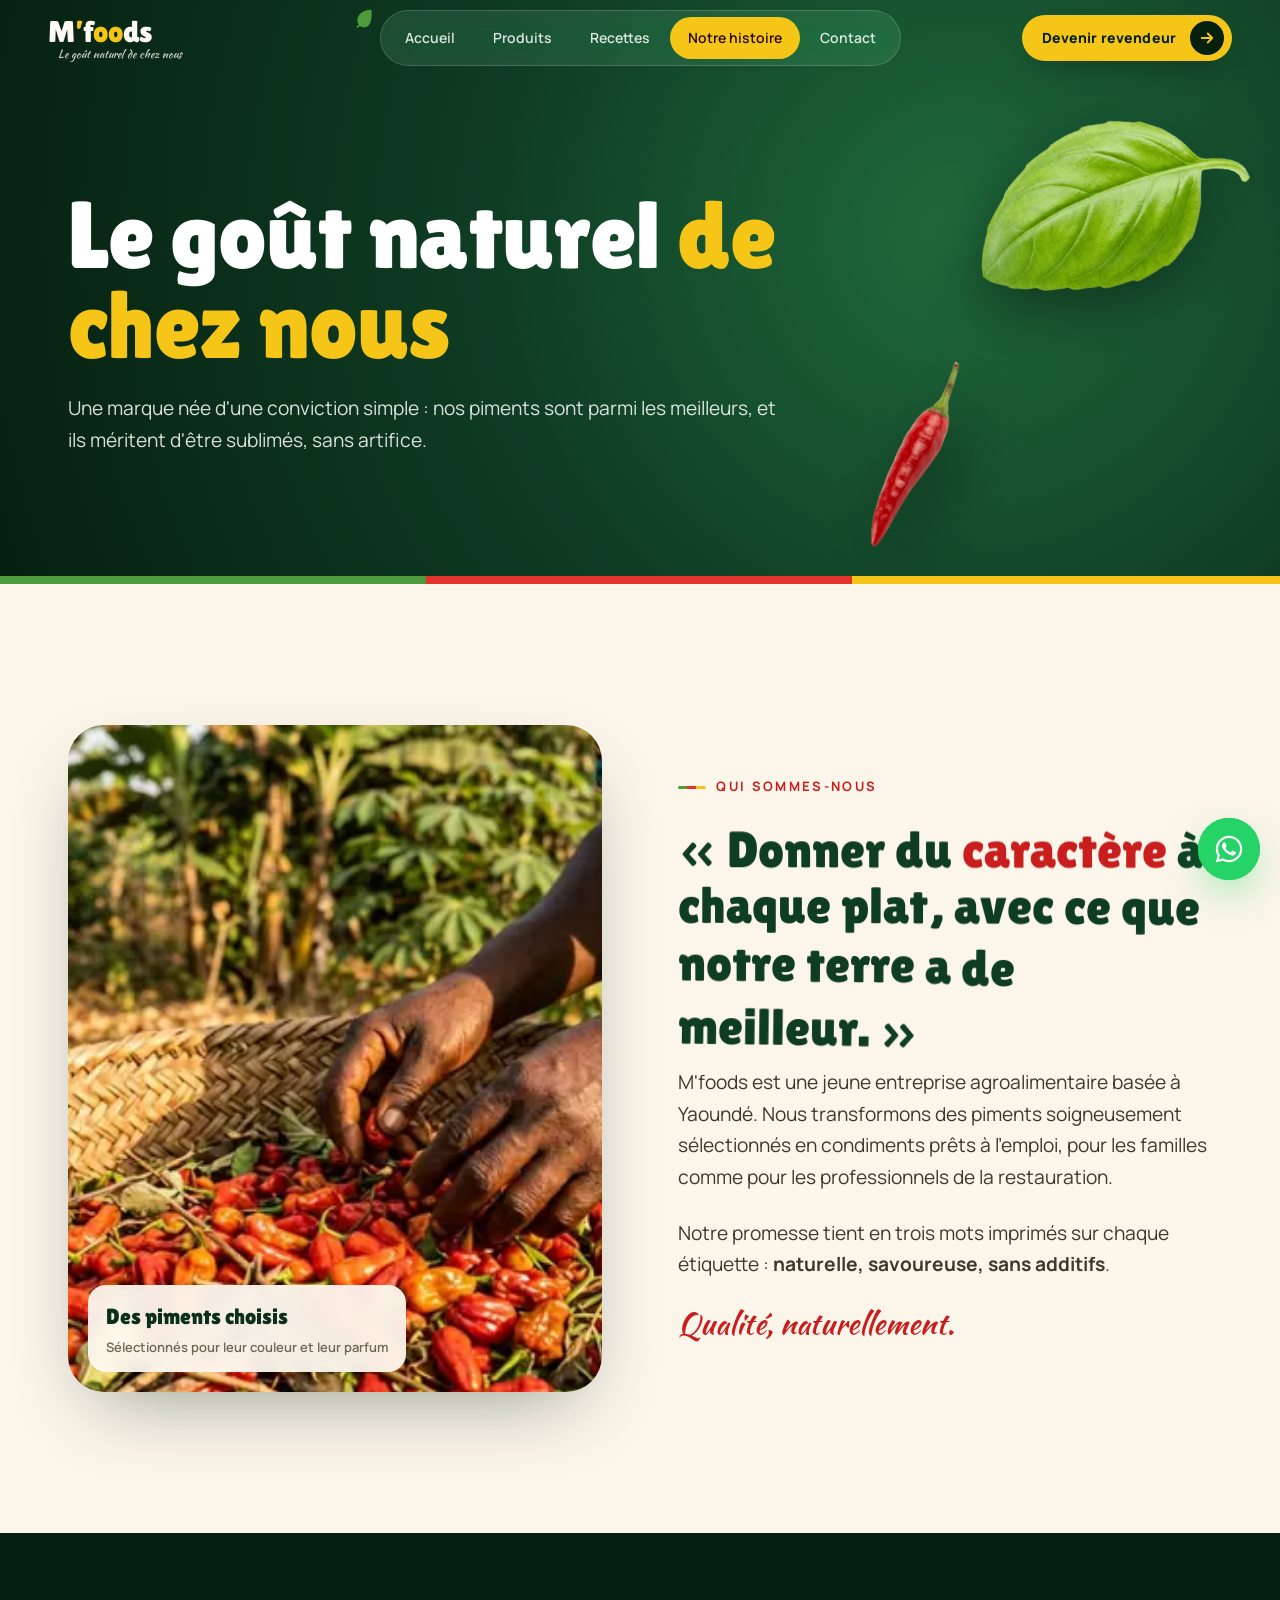
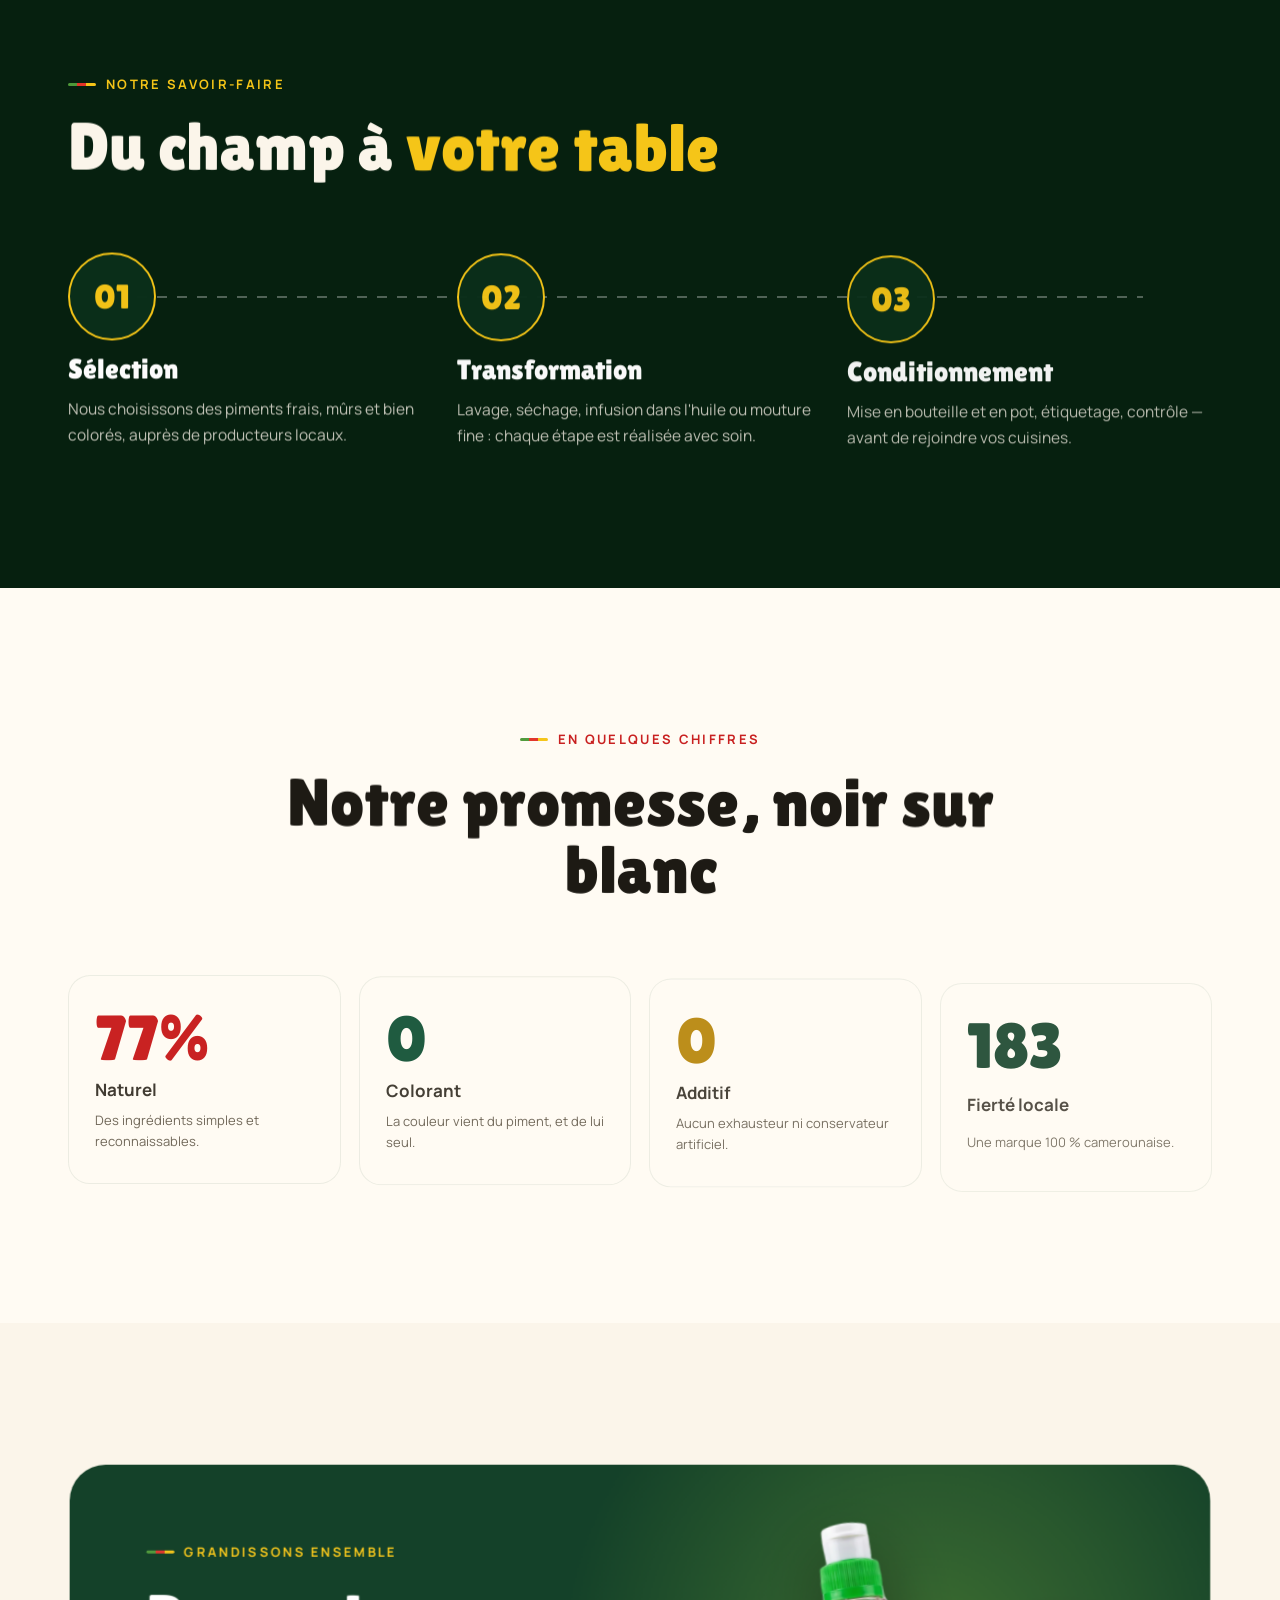
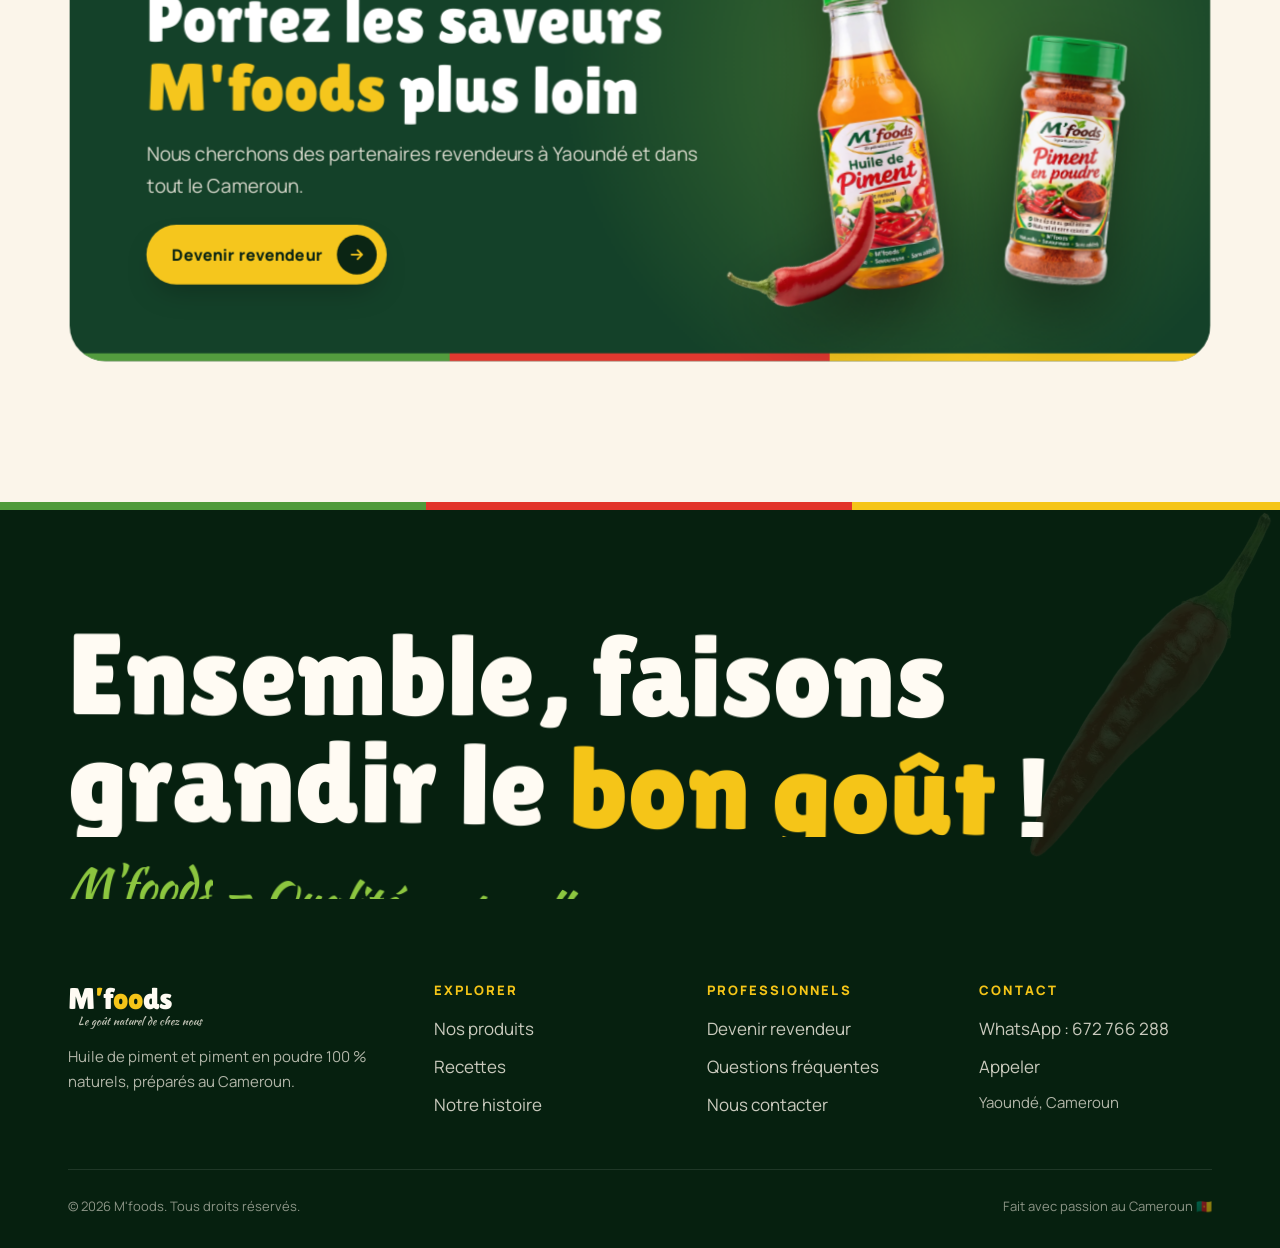
<file: histoire.html>
<!doctype html>
<html lang="fr" class="js">
<head>
  <meta charset="utf-8">
  <meta name="viewport" content="width=device-width, initial-scale=1, viewport-fit=cover">
  <title>Notre histoire — Le goût naturel de chez nous | M'foods</title>
  <meta name="description" content="M'foods est une marque camerounaise de condiments pimentés naturels. Découvrez nos valeurs, notre savoir-faire et notre façon de travailler.">
  <meta name="theme-color" content="#0f3d24">
  <meta property="og:type" content="website">
  <meta property="og:title" content="Notre histoire — Le goût naturel de chez nous | M'foods">
  <meta property="og:description" content="M'foods est une marque camerounaise de condiments pimentés naturels. Découvrez nos valeurs, notre savoir-faire et notre façon de travailler.">
  <meta property="og:image" content="assets/img/og-mfoods.jpg">
  <meta property="og:locale" content="fr_FR">
  <meta name="twitter:card" content="summary_large_image">
  <link rel="icon" href="assets/img/favicon-32.png" sizes="32x32" type="image/png">
  <link rel="icon" href="assets/img/favicon-64.png" sizes="64x64" type="image/png">
  <link rel="apple-touch-icon" href="assets/img/apple-touch-icon.png">
  <script>try{if(sessionStorage.getItem('mf-nav')){document.documentElement.classList.add('is-nav');sessionStorage.removeItem('mf-nav')}}catch(e){}</script>
  <link rel="stylesheet" href="assets/css/style.css">
  <link rel="preload" as="font" type="font/woff2" href="assets/fonts/lilita-one-latin.woff2" crossorigin>
  <link rel="preload" as="font" type="font/woff2" href="assets/fonts/manrope-latin.woff2" crossorigin>
  <noscript><style>[data-reveal]{opacity:1!important}.curtain{display:none!important}</style></noscript>
</head>
<body data-page="histoire">

  <!-- Rideau de transition -->
  <div class="curtain" aria-hidden="true">
    <div class="curtain-panel"><span class="curtain-stripe"></span></div>
    <span class="logo logo--light"><span class="logo-word">M<span class="ap">’</span>f<span class="o2">oo</span>ds<svg class="logo-leaf" viewBox="0 0 24 24"><path fill="currentColor" d="M21 2C11 2 4 7.5 4 15c0 2 .6 3.7 1.5 5L3 22.5 4.5 24l2.4-2.5C8.2 22.4 9.9 23 12 23c7 0 10-7 9-21z"/></svg></span></span>
  </div>

  <!-- Navigation -->
  <header class="nav">
    <div class="nav-inner">
      <a href="/" class="logo" aria-label="M'foods — accueil">
        <span class="logo-word">M<span class="ap">’</span>f<span class="o2">oo</span>ds<svg class="logo-leaf" viewBox="0 0 24 24" aria-hidden="true"><path fill="currentColor" d="M21 2C11 2 4 7.5 4 15c0 2 .6 3.7 1.5 5L3 22.5 4.5 24l2.4-2.5C8.2 22.4 9.9 23 12 23c7 0 10-7 9-21z"/></svg></span>
        <span class="logo-tag">Le goût naturel de chez nous</span>
      </a>
      <nav class="nav-pill" aria-label="Navigation principale">
        <a href="/" data-nav="accueil">Accueil</a>
        <a href="/produits" data-nav="produits">Produits</a>
        <a href="/recettes" data-nav="recettes">Recettes</a>
        <a href="/histoire" data-nav="histoire">Notre histoire</a>
        <a href="/contact" data-nav="contact">Contact</a>
      </nav>
      <div class="nav-cta">
        <a href="/revendeur" class="btn btn--sm">Devenir revendeur<span class="btn-ico"><svg viewBox="0 0 24 24" fill="none" stroke="currentColor" stroke-width="2.5" stroke-linecap="round" stroke-linejoin="round"><path d="M5 12h14M13 6l6 6-6 6"/></svg></span></a>
        <button class="nav-burger" aria-label="Ouvrir le menu" aria-expanded="false" aria-controls="mobile-menu"><span></span></button>
      </div>
    </div>
  </header>

  <div class="mobile-menu" id="mobile-menu">
    <nav aria-label="Menu mobile">
      <a class="mm-link" href="/" data-nav="accueil"><small>01</small>Accueil</a>
      <a class="mm-link" href="/produits" data-nav="produits"><small>02</small>Produits</a>
      <a class="mm-link" href="/recettes" data-nav="recettes"><small>03</small>Recettes</a>
      <a class="mm-link" href="/histoire" data-nav="histoire"><small>04</small>Notre histoire</a>
      <a class="mm-link" href="/revendeur" data-nav="revendeur"><small>05</small>Revendeur</a>
      <a class="mm-link" href="/contact" data-nav="contact"><small>06</small>Contact</a>
    </nav>
    <div class="mm-foot">
      <a href="https://wa.me/237672766288" target="_blank" rel="noopener" class="btn btn--wa">WhatsApp : 672 766 288<span class="btn-ico"><svg viewBox="0 0 24 24" fill="none" stroke="currentColor" stroke-width="2.5" stroke-linecap="round" stroke-linejoin="round"><path d="M5 12h14M13 6l6 6-6 6"/></svg></span></a>
      <span class="script text-yellow">Ensemble, faisons grandir le bon goût !</span>
    </div>
  </div>

  <main>
    <header class="page-hero">
      <img class="ph-deco" data-depth="1" src="assets/img/feuille1.webp" alt="" style="width:clamp(140px,18vw,280px);right:4%;top:20%;transform:rotate(20deg)">
      <img class="ph-deco" data-depth="-.7" src="assets/img/piment1.webp" alt="" style="width:clamp(110px,13vw,200px);right:22%;bottom:12%;transform:rotate(-30deg)">
      <div class="container">
        <div class="page-hero-copy">
          <h1 class="display" data-split>Le goût naturel <em>de chez nous</em></h1>
          <p class="lead" data-reveal>Une marque née d'une conviction simple : nos piments sont parmi les meilleurs, et ils méritent d'être sublimés, sans artifice.</p>
        </div>
      </div>
      <span class="ph-stripe"></span>
    </header>

    <section class="section">
      <div class="container story-split">
        <div class="story-photo" data-reveal="scale">
          <img decoding="async" src="assets/img/histoire-recolte-700.webp" srcset="assets/img/histoire-recolte-700.webp 700w, assets/img/histoire-recolte-1200.webp 1200w" sizes="(max-width: 900px) 100vw, 600px" width="700" height="391" alt="Tri de piments rouges frais dans un panier" loading="lazy" data-speed=".25">
          <div class="sp-badge"><b>Des piments choisis</b><span>Sélectionnés pour leur couleur et leur parfum</span></div>
        </div>
        <div style="display:grid;gap:24px">
          <span class="eyebrow" data-reveal="fade">Qui sommes-nous</span>
          <p class="quote" data-split>« Donner du <em>caractère</em> à chaque plat, avec ce que notre terre a de meilleur. »</p>
          <p class="lead" data-reveal>M'foods est une jeune entreprise agroalimentaire basée à Yaoundé. Nous transformons des piments soigneusement sélectionnés en condiments prêts à l'emploi, pour les familles comme pour les professionnels de la restauration.</p>
          <p class="lead" data-reveal>Notre promesse tient en trois mots imprimés sur chaque étiquette : <strong>naturelle, savoureuse, sans additifs</strong>.</p>
          <span class="script" data-reveal>Qualité, naturellement.</span>
        </div>
      </div>
    </section>

    <section class="section section--dark">
      <div class="container">
        <div class="section-head">
          <span class="eyebrow" data-reveal="fade">Notre savoir-faire</span>
          <h2 class="h2" data-split>Du champ à <span class="text-yellow">votre table</span></h2>
        </div>
        <div class="timeline">
          <span class="tl-progress"></span>
          <div class="tl-step" data-reveal>
            <span class="tl-num">01</span>
            <h3>Sélection</h3>
            <p>Nous choisissons des piments frais, mûrs et bien colorés, auprès de producteurs locaux.</p>
          </div>
          <div class="tl-step" data-reveal data-delay=".15">
            <span class="tl-num">02</span>
            <h3>Transformation</h3>
            <p>Lavage, séchage, infusion dans l'huile ou mouture fine : chaque étape est réalisée avec soin.</p>
          </div>
          <div class="tl-step" data-reveal data-delay=".3">
            <span class="tl-num">03</span>
            <h3>Conditionnement</h3>
            <p>Mise en bouteille et en pot, étiquetage, contrôle — avant de rejoindre vos cuisines.</p>
          </div>
        </div>
      </div>
    </section>

    <section class="section section--cream">
      <div class="container">
        <div class="section-head section-head--center">
          <span class="eyebrow" data-reveal="fade">En quelques chiffres</span>
          <h2 class="h2" data-split>Notre promesse, noir sur blanc</h2>
        </div>
        <div class="stats" data-stagger>
          <div class="stat"><b data-count="100" data-suffix="%">100%</b><span>Naturel</span><small>Des ingrédients simples et reconnaissables.</small></div>
          <div class="stat"><b data-count="0">0</b><span>Colorant</span><small>La couleur vient du piment, et de lui seul.</small></div>
          <div class="stat"><b data-count="0">0</b><span>Additif</span><small>Aucun exhausteur ni conservateur artificiel.</small></div>
          <div class="stat"><b data-count="237">237</b><span>Fierté locale</span><small>Une marque 100 % camerounaise.</small></div>
        </div>
      </div>
    </section>

    <section class="section">
      <div class="container">
        <div class="cta-band" data-reveal="scale">
          <span class="stripe"></span>
          <div class="cta-band-copy">
            <span class="eyebrow">Grandissons ensemble</span>
            <h2 class="h2" data-split>Portez les saveurs <em>M'foods</em> plus loin</h2>
            <p class="lead">Nous cherchons des partenaires revendeurs à Yaoundé et dans tout le Cameroun.</p>
            <div class="btn-row"><a href="/revendeur" class="btn">Devenir revendeur<span class="btn-ico"><svg viewBox="0 0 24 24" fill="none" stroke="currentColor" stroke-width="2.5" stroke-linecap="round" stroke-linejoin="round"><path d="M5 12h14M13 6l6 6-6 6"/></svg></span></a></div>
          </div>
          <div class="cta-band-visual" aria-hidden="true">
            <img decoding="async" class="cb-1" src="assets/img/bouteille.webp" alt="" loading="lazy" data-speed=".6">
            <img decoding="async" class="cb-2" src="assets/img/poudre.webp" alt="" loading="lazy" data-speed="1">
            <img decoding="async" class="cb-3" src="assets/img/piment2.webp" alt="" loading="lazy" data-speed="1.6">
          </div>
        </div>
      </div>
    </section>
  </main>

  <!-- ================= FOOTER ================= -->
  <footer class="footer">
    <span class="footer-stripe"></span>
    <img decoding="async" class="footer-chili" src="assets/img/piment1.webp" alt="" loading="lazy">
    <div class="container">
      <p class="footer-big" data-split>Ensemble, faisons grandir le <em>bon goût</em> !<span class="script">M'foods — Qualité, naturellement.</span></p>
      <div class="footer-grid">
        <div style="display:grid;gap:18px;align-content:start">
          <a href="/" class="logo logo--light"><span class="logo-word">M<span class="ap">’</span>f<span class="o2">oo</span>ds</span><span class="logo-tag">Le goût naturel de chez nous</span></a>
          <p>Huile de piment et piment en poudre 100 % naturels, préparés au Cameroun.</p>
        </div>
        <div><h4>Explorer</h4><ul><li><a href="/produits">Nos produits</a></li><li><a href="/recettes">Recettes</a></li><li><a href="/histoire">Notre histoire</a></li></ul></div>
        <div><h4>Professionnels</h4><ul><li><a href="/revendeur">Devenir revendeur</a></li><li><a href="/revendeur#faq">Questions fréquentes</a></li><li><a href="/contact">Nous contacter</a></li></ul></div>
        <div><h4>Contact</h4><ul><li><a href="https://wa.me/237672766288" target="_blank" rel="noopener">WhatsApp : 672 766 288</a></li><li><a href="tel:+237672766288">Appeler</a></li><li><p>Yaoundé, Cameroun</p></li></ul></div>
      </div>
      <div class="footer-bottom"><span>© <span data-year>2026</span> M'foods. Tous droits réservés.</span><span>Fait avec passion au Cameroun 🇨🇲</span></div>
    </div>
  </footer>

  <a class="wa-float" href="https://wa.me/237672766288" target="_blank" rel="noopener" aria-label="Écrire à M'foods sur WhatsApp">
    <span class="wa-ico"><svg viewBox="0 0 24 24"><path fill="currentColor" d="M17.47 14.38c-.3-.15-1.76-.87-2.03-.97-.27-.1-.47-.15-.67.15-.2.3-.77.97-.94 1.17-.17.2-.35.22-.65.07-.3-.15-1.26-.46-2.4-1.48-.89-.79-1.49-1.77-1.66-2.07-.17-.3-.02-.46.13-.61.13-.13.3-.35.45-.52.15-.17.2-.3.3-.5.1-.2.05-.37-.02-.52-.08-.15-.67-1.61-.92-2.21-.24-.58-.49-.5-.67-.51h-.57c-.2 0-.52.07-.79.37-.27.3-1.04 1.02-1.04 2.48s1.07 2.88 1.21 3.08c.15.2 2.1 3.2 5.08 4.49.71.31 1.26.49 1.69.63.71.23 1.36.19 1.87.12.57-.09 1.76-.72 2.01-1.41.25-.69.25-1.29.17-1.41-.07-.12-.27-.2-.57-.35zM12.05 21.5h-.01a9.4 9.4 0 0 1-4.8-1.31l-.34-.2-3.57.94.95-3.48-.22-.36a9.4 9.4 0 0 1-1.44-5.02c0-5.2 4.23-9.43 9.44-9.43 2.52 0 4.89.98 6.67 2.77a9.37 9.37 0 0 1 2.76 6.67c0 5.2-4.23 9.43-9.44 9.43zm8.03-17.46A11.27 11.27 0 0 0 12.05.72C5.8.72.7 5.8.7 12.06c0 2 .52 3.95 1.52 5.67L.6 23.6l6.01-1.58a11.33 11.33 0 0 0 5.43 1.38h.01c6.25 0 11.34-5.09 11.34-11.34 0-3.03-1.18-5.88-3.32-8.02z"/></svg></span>
    <span class="wa-label">Écrivez-nous</span>
  </a>

  <script src="assets/vendor/gsap.min.js" defer></script>
  <script src="assets/vendor/ScrollTrigger.min.js" defer></script>
  <script src="assets/js/main.js" defer></script>
</body>
</html>
</file>
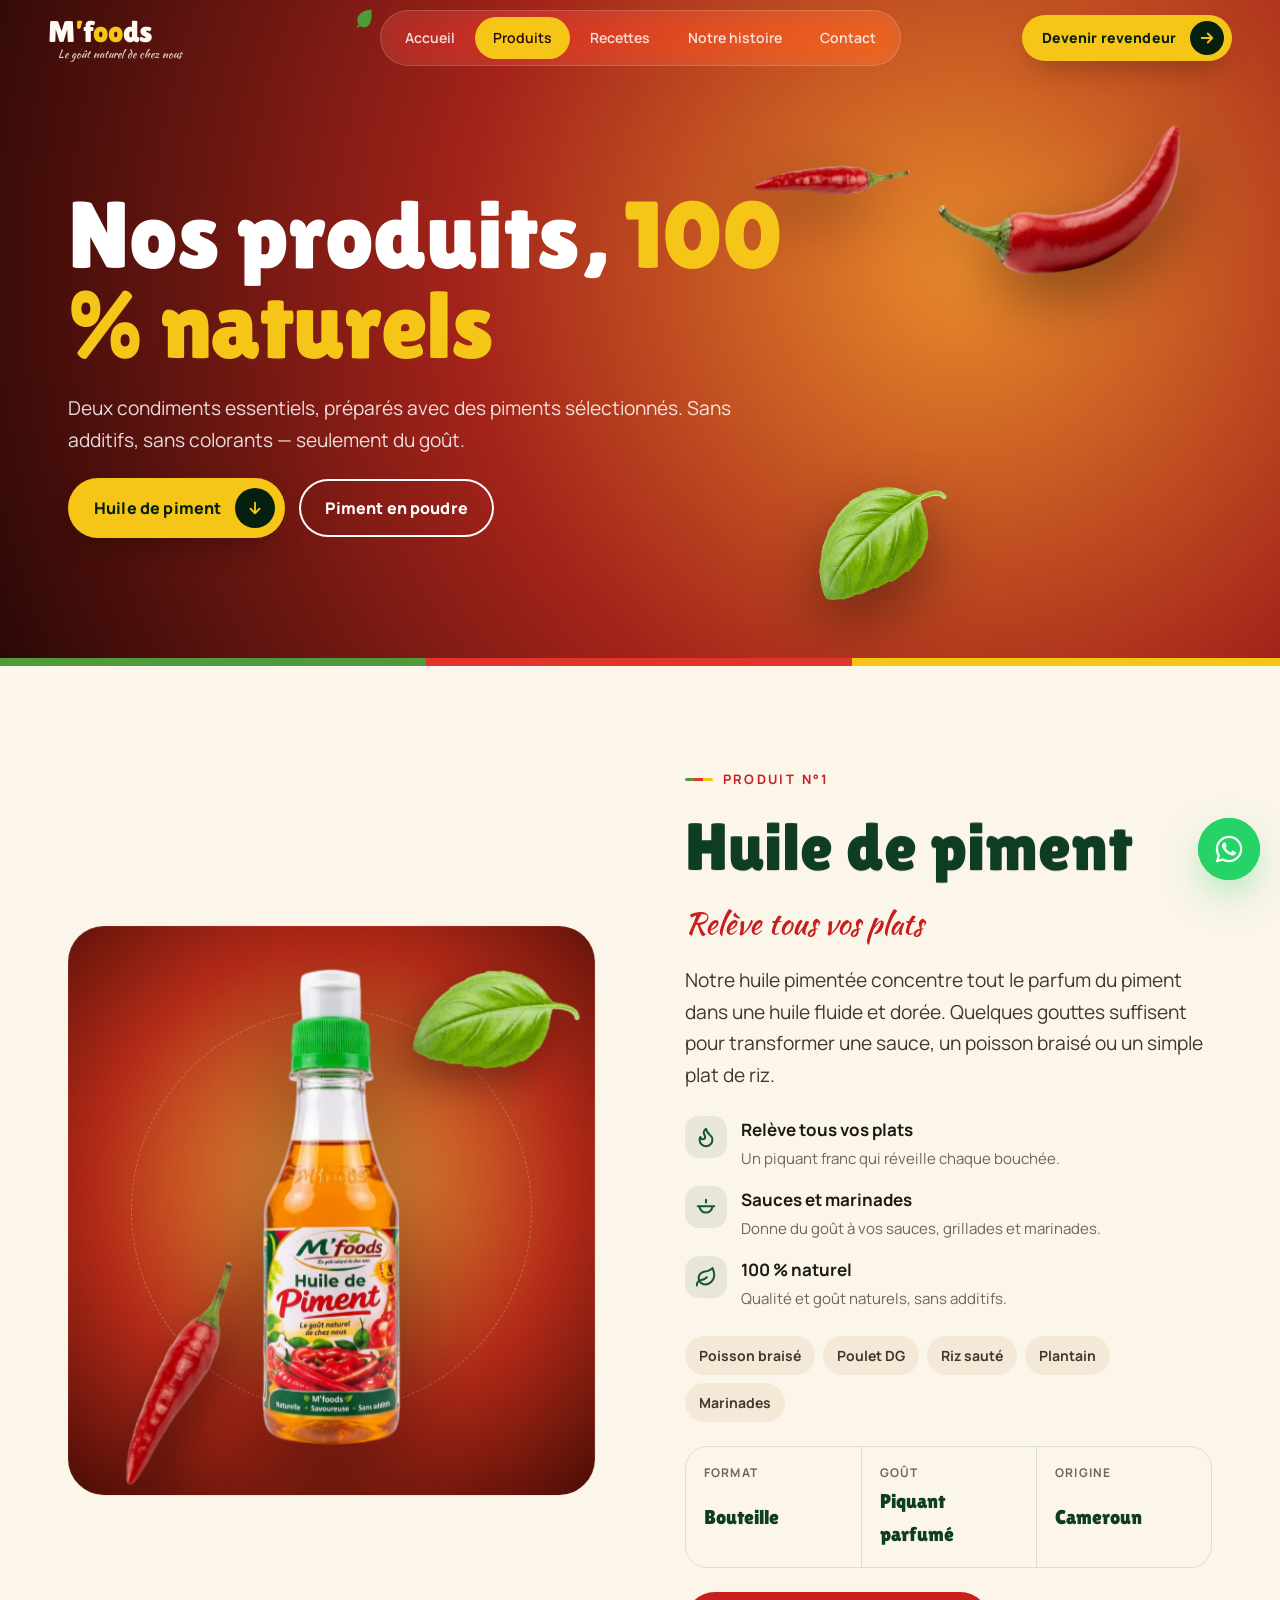
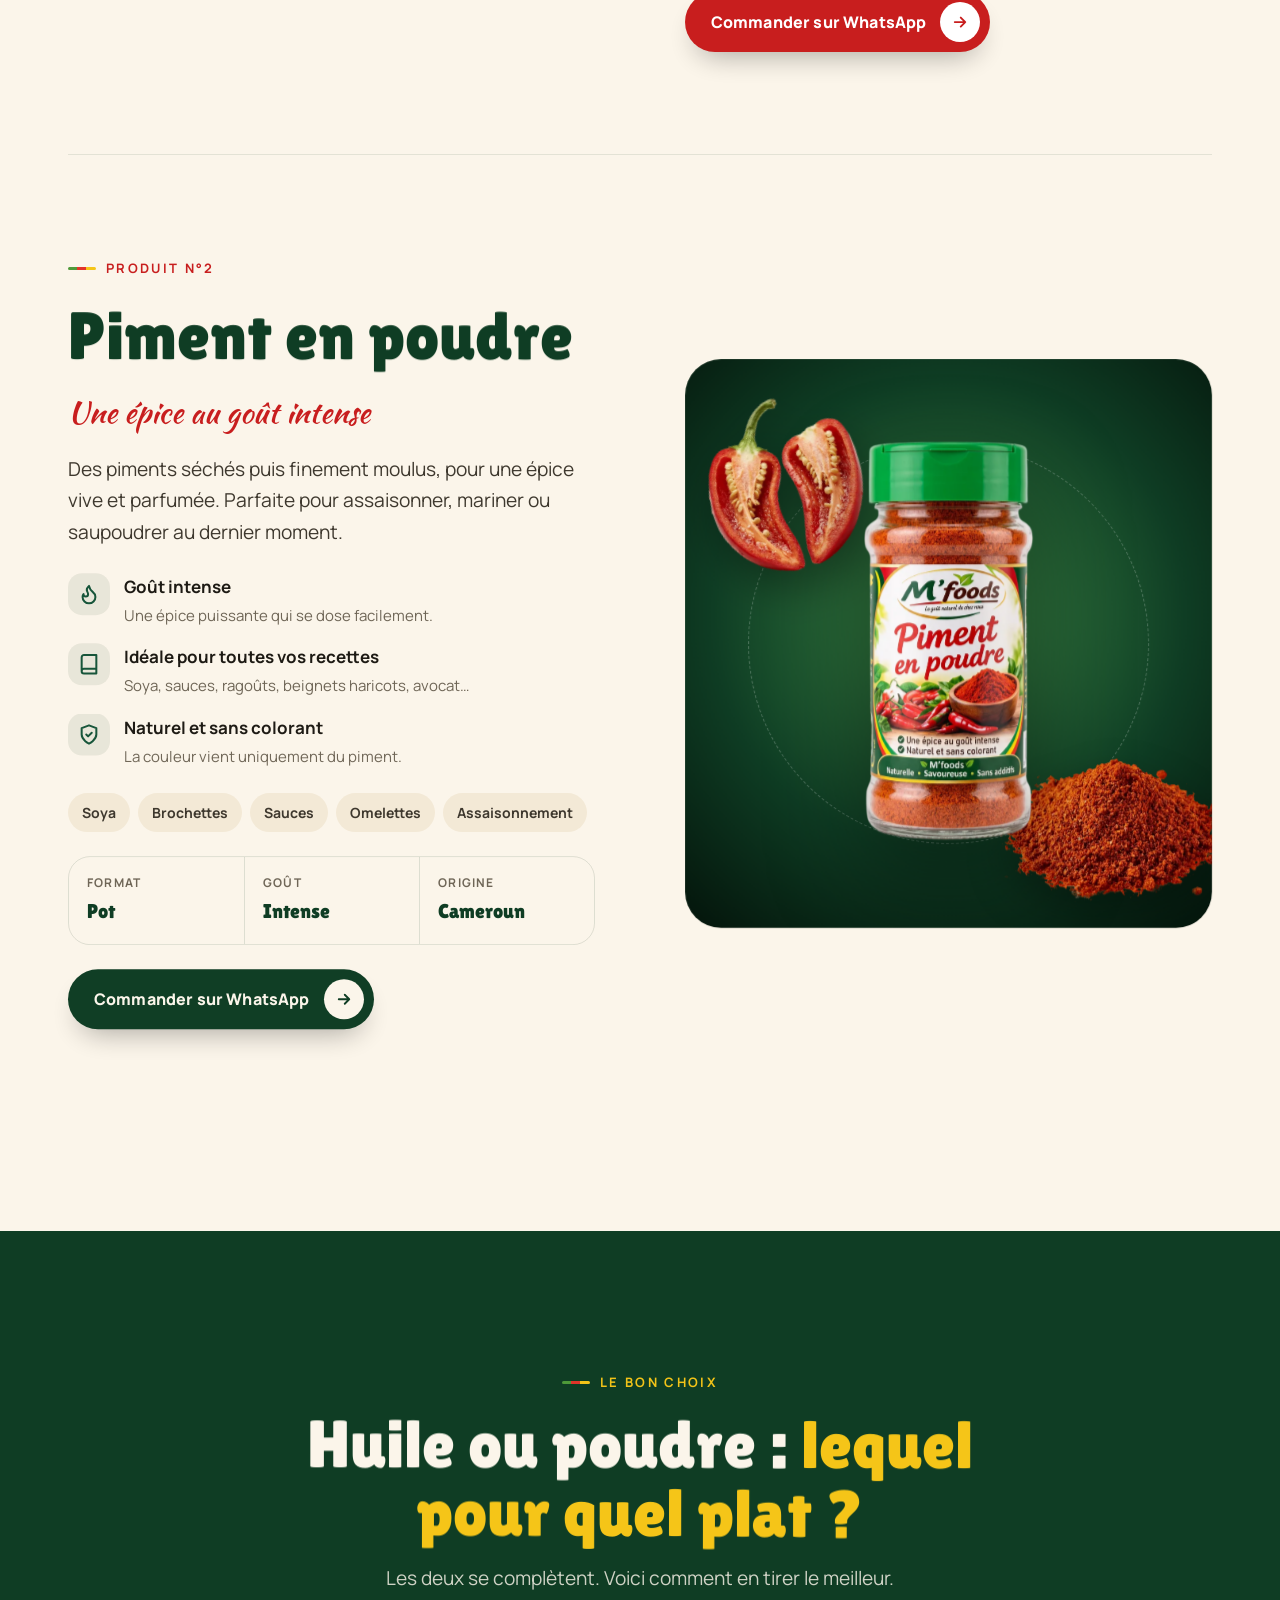
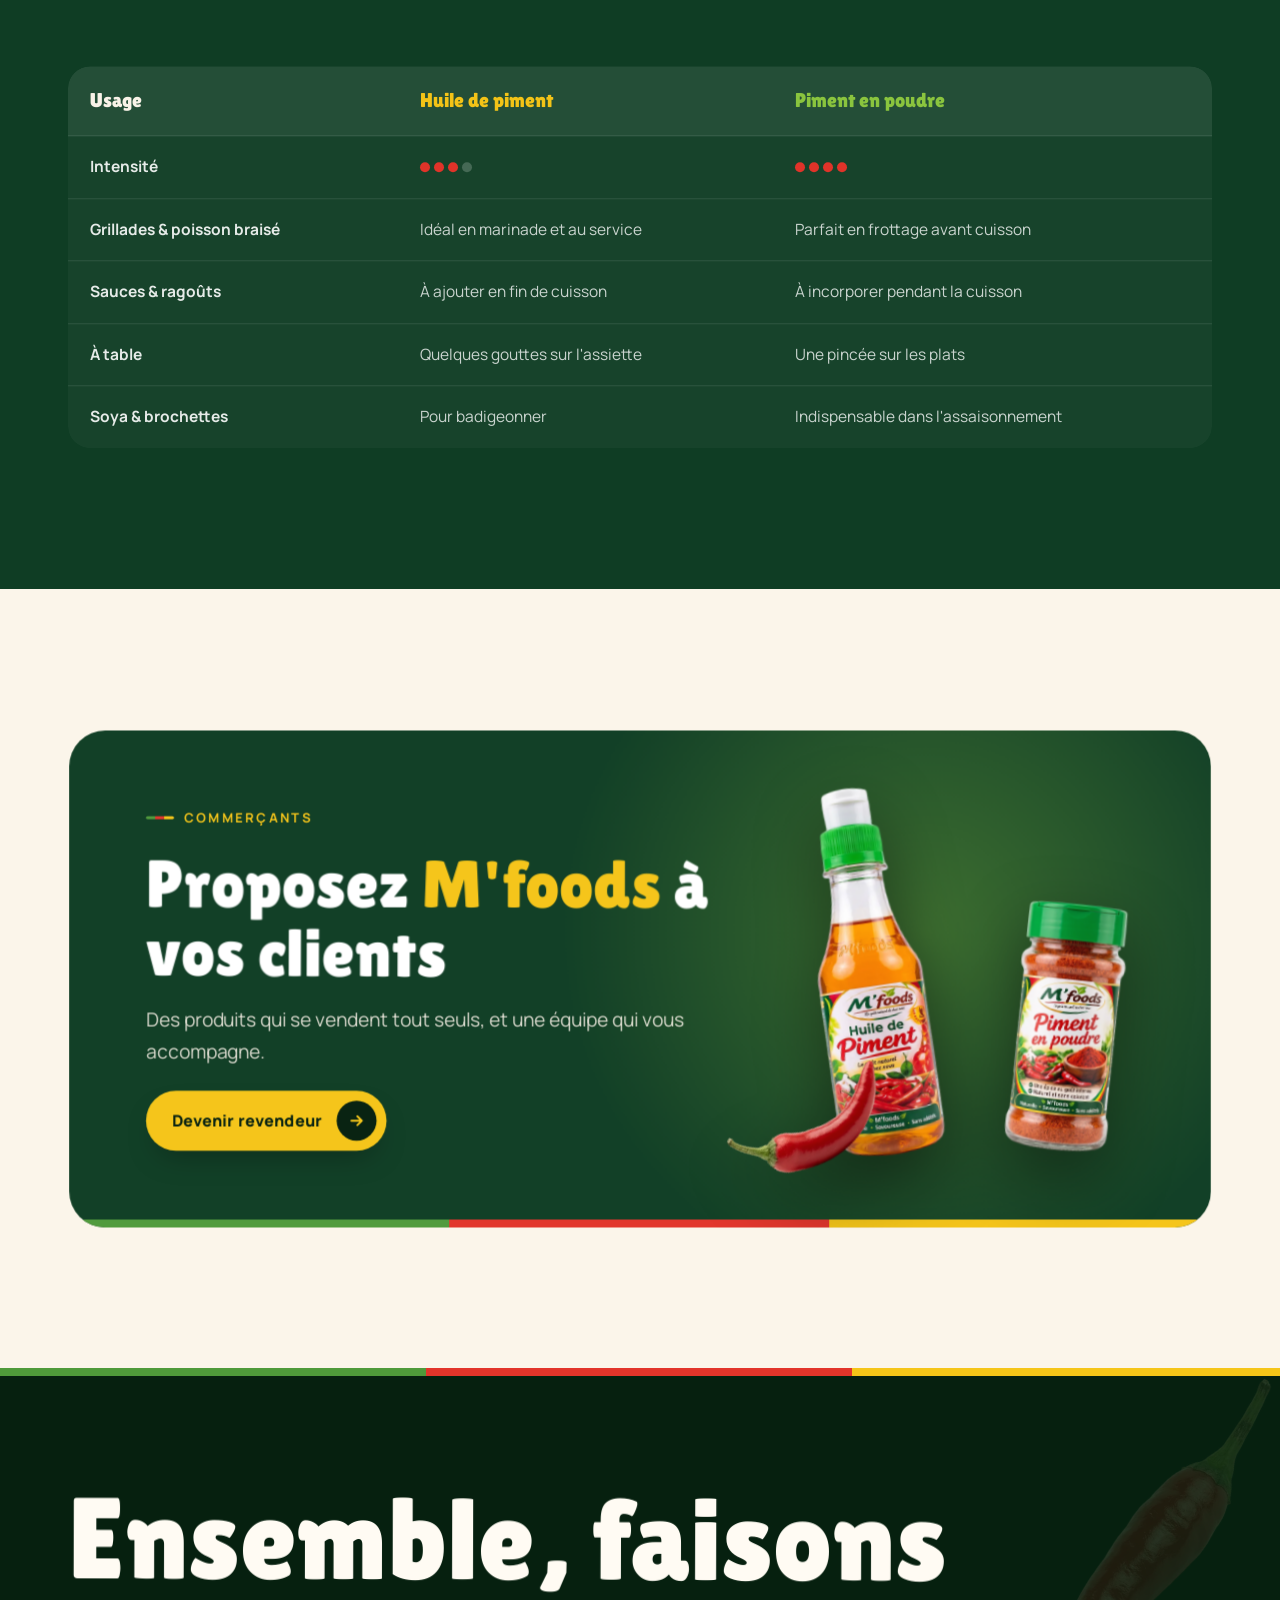
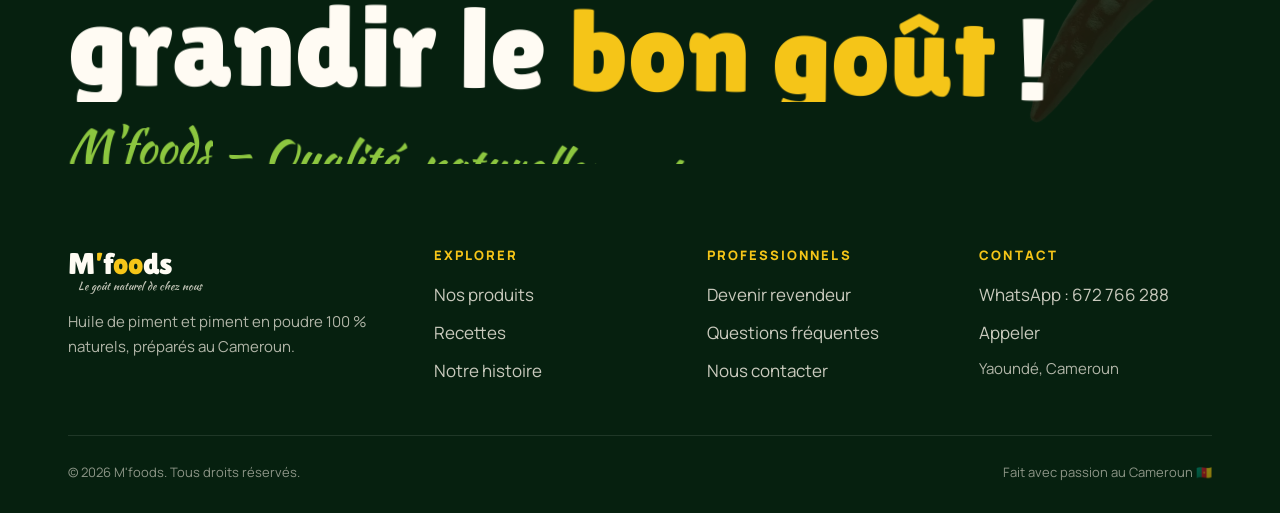
<file: produits.html>
<!doctype html>
<html lang="fr" class="js">
<head>
  <meta charset="utf-8">
  <meta name="viewport" content="width=device-width, initial-scale=1, viewport-fit=cover">
  <title>Nos produits — Huile de piment & piment en poudre | M'foods</title>
  <meta name="description" content="Découvrez l'huile de piment et le piment en poudre M'foods : 100 % naturels, sans additifs ni colorants, pour relever sauces, grillades et marinades.">
  <meta name="theme-color" content="#0f3d24">
  <meta property="og:type" content="website">
  <meta property="og:title" content="Nos produits — Huile de piment & piment en poudre | M'foods">
  <meta property="og:description" content="Découvrez l'huile de piment et le piment en poudre M'foods : 100 % naturels, sans additifs ni colorants, pour relever sauces, grillades et marinades.">
  <meta property="og:image" content="assets/img/og-mfoods.jpg">
  <meta property="og:locale" content="fr_FR">
  <meta name="twitter:card" content="summary_large_image">
  <link rel="icon" href="assets/img/favicon-32.png" sizes="32x32" type="image/png">
  <link rel="icon" href="assets/img/favicon-64.png" sizes="64x64" type="image/png">
  <link rel="apple-touch-icon" href="assets/img/apple-touch-icon.png">
  <script>try{if(sessionStorage.getItem('mf-nav')){document.documentElement.classList.add('is-nav');sessionStorage.removeItem('mf-nav')}}catch(e){}</script>
  <link rel="stylesheet" href="assets/css/style.css">
  <link rel="preload" as="font" type="font/woff2" href="assets/fonts/lilita-one-latin.woff2" crossorigin>
  <link rel="preload" as="font" type="font/woff2" href="assets/fonts/manrope-latin.woff2" crossorigin>
  <noscript><style>[data-reveal]{opacity:1!important}.curtain{display:none!important}</style></noscript>
</head>
<body data-page="produits">

  <!-- Rideau de transition -->
  <div class="curtain" aria-hidden="true">
    <div class="curtain-panel"><span class="curtain-stripe"></span></div>
    <span class="logo logo--light"><span class="logo-word">M<span class="ap">’</span>f<span class="o2">oo</span>ds<svg class="logo-leaf" viewBox="0 0 24 24"><path fill="currentColor" d="M21 2C11 2 4 7.5 4 15c0 2 .6 3.7 1.5 5L3 22.5 4.5 24l2.4-2.5C8.2 22.4 9.9 23 12 23c7 0 10-7 9-21z"/></svg></span></span>
  </div>

  <!-- Navigation -->
  <header class="nav">
    <div class="nav-inner">
      <a href="/" class="logo" aria-label="M'foods — accueil">
        <span class="logo-word">M<span class="ap">’</span>f<span class="o2">oo</span>ds<svg class="logo-leaf" viewBox="0 0 24 24" aria-hidden="true"><path fill="currentColor" d="M21 2C11 2 4 7.5 4 15c0 2 .6 3.7 1.5 5L3 22.5 4.5 24l2.4-2.5C8.2 22.4 9.9 23 12 23c7 0 10-7 9-21z"/></svg></span>
        <span class="logo-tag">Le goût naturel de chez nous</span>
      </a>
      <nav class="nav-pill" aria-label="Navigation principale">
        <a href="/" data-nav="accueil">Accueil</a>
        <a href="/produits" data-nav="produits">Produits</a>
        <a href="/recettes" data-nav="recettes">Recettes</a>
        <a href="/histoire" data-nav="histoire">Notre histoire</a>
        <a href="/contact" data-nav="contact">Contact</a>
      </nav>
      <div class="nav-cta">
        <a href="/revendeur" class="btn btn--sm">Devenir revendeur<span class="btn-ico"><svg viewBox="0 0 24 24" fill="none" stroke="currentColor" stroke-width="2.5" stroke-linecap="round" stroke-linejoin="round"><path d="M5 12h14M13 6l6 6-6 6"/></svg></span></a>
        <button class="nav-burger" aria-label="Ouvrir le menu" aria-expanded="false" aria-controls="mobile-menu"><span></span></button>
      </div>
    </div>
  </header>

  <div class="mobile-menu" id="mobile-menu">
    <nav aria-label="Menu mobile">
      <a class="mm-link" href="/" data-nav="accueil"><small>01</small>Accueil</a>
      <a class="mm-link" href="/produits" data-nav="produits"><small>02</small>Produits</a>
      <a class="mm-link" href="/recettes" data-nav="recettes"><small>03</small>Recettes</a>
      <a class="mm-link" href="/histoire" data-nav="histoire"><small>04</small>Notre histoire</a>
      <a class="mm-link" href="/revendeur" data-nav="revendeur"><small>05</small>Revendeur</a>
      <a class="mm-link" href="/contact" data-nav="contact"><small>06</small>Contact</a>
    </nav>
    <div class="mm-foot">
      <a href="https://wa.me/237672766288" target="_blank" rel="noopener" class="btn btn--wa">WhatsApp : 672 766 288<span class="btn-ico"><svg viewBox="0 0 24 24" fill="none" stroke="currentColor" stroke-width="2.5" stroke-linecap="round" stroke-linejoin="round"><path d="M5 12h14M13 6l6 6-6 6"/></svg></span></a>
      <span class="script text-yellow">Ensemble, faisons grandir le bon goût !</span>
    </div>
  </div>

  <main>
    <header class="page-hero page-hero--red">
      <img class="ph-deco" data-depth="1.2" src="assets/img/piment2.webp" alt="" style="width:clamp(160px,20vw,300px);right:6%;top:24%;transform:rotate(-20deg)">
      <img class="ph-deco" data-depth="-.8" src="assets/img/feuille1.webp" alt="" style="width:clamp(90px,10vw,150px);right:26%;bottom:10%">
      <img class="ph-deco" data-depth=".6" src="assets/img/piment1.webp" alt="" style="width:clamp(90px,10vw,160px);right:30%;top:20%;transform:rotate(30deg)">
      <div class="embers" data-auto aria-hidden="true"></div>
      <div class="container">
        <div class="page-hero-copy">
          <h1 class="display" data-split>Nos produits, <em>100 % naturels</em></h1>
          <p class="lead" data-reveal>Deux condiments essentiels, préparés avec des piments sélectionnés. Sans additifs, sans colorants — seulement du goût.</p>
          <div class="btn-row" data-reveal>
            <a href="#huile" class="btn">Huile de piment<span class="btn-ico"><svg viewBox="0 0 24 24" fill="none" stroke="currentColor" stroke-width="2.5" stroke-linecap="round" stroke-linejoin="round"><path d="M12 5v14M6 13l6 6 6-6"/></svg></span></a>
            <a href="#poudre" class="btn btn--ghost">Piment en poudre</a>
          </div>
        </div>
      </div>
      <span class="ph-stripe"></span>
    </header>

    <section class="section--tight" style="padding-top:0">
      <div class="container">
        <!-- Huile -->
        <article class="product-row" id="huile" style="scroll-margin-top:90px">
          <div class="product-stage product-stage--oil" data-reveal="scale">
            <span class="ps-ring"></span>
            <img decoding="async" class="ps-deco" src="assets/img/piment1.webp" alt="" loading="lazy" style="width:38%;left:2%;bottom:8%;transform:rotate(-30deg)" data-speed="1.2">
            <img decoding="async" class="ps-deco" src="assets/img/feuille1.webp" alt="" loading="lazy" style="width:26%;right:6%;top:8%;transform:rotate(30deg)" data-speed="1.6">
            <img decoding="async" class="ps-main" src="assets/img/bouteille.webp" alt="Bouteille d'huile de piment M'foods" loading="lazy" data-speed=".3">
          </div>
          <div class="product-info">
            <span class="eyebrow" data-reveal="fade">Produit n°1</span>
            <h2 class="h2" data-split>Huile de piment</h2>
            <p class="script" data-reveal>Relève tous vos plats</p>
            <p class="lead" data-reveal>Notre huile pimentée concentre tout le parfum du piment dans une huile fluide et dorée. Quelques gouttes suffisent pour transformer une sauce, un poisson braisé ou un simple plat de riz.</p>
            <ul class="benefits" data-stagger>
              <li><span class="b-ico"><svg viewBox="0 0 24 24" fill="none" stroke="currentColor" stroke-width="2.2" stroke-linecap="round" stroke-linejoin="round"><path d="M8.5 14.5A2.5 2.5 0 0 0 11 12c0-1.38-.5-2-1-3-1.07-2.14-.22-4.05 2-6 .5 2.5 2 4.9 4 6.5 2 1.6 3 3.5 3 5.5a7 7 0 1 1-14 0c0-1.15.43-2.29 1-3a2.5 2.5 0 0 0 2.5 2.5z"/></svg></span><div><strong>Relève tous vos plats</strong><span>Un piquant franc qui réveille chaque bouchée.</span></div></li>
              <li><span class="b-ico"><svg viewBox="0 0 24 24" fill="none" stroke="currentColor" stroke-width="2.2" stroke-linecap="round" stroke-linejoin="round"><path d="M3 11h18M5 11a7 7 0 0 0 14 0M12 4v3"/></svg></span><div><strong>Sauces et marinades</strong><span>Donne du goût à vos sauces, grillades et marinades.</span></div></li>
              <li><span class="b-ico"><svg viewBox="0 0 24 24" fill="none" stroke="currentColor" stroke-width="2.2" stroke-linecap="round" stroke-linejoin="round"><path d="M11 20A7 7 0 0 1 9.8 6.1C15.5 5 17 4.48 19 2c1 2 2 4.18 2 8 0 5.5-4.78 10-10 10Z"/><path d="M2 21c0-3 1.85-5.36 5.08-6C9.5 14.52 12 13 13 12"/></svg></span><div><strong>100 % naturel</strong><span>Qualité et goût naturels, sans additifs.</span></div></li>
            </ul>
            <div class="uses" data-reveal><span>Poisson braisé</span><span>Poulet DG</span><span>Riz sauté</span><span>Plantain</span><span>Marinades</span></div>
            <div class="spec" data-reveal>
              <div><small>Format</small><b>Bouteille</b></div>
              <div><small>Goût</small><b>Piquant parfumé</b></div>
              <div><small>Origine</small><b>Cameroun</b></div>
            </div>
            <div class="btn-row" data-reveal>
              <a href="https://wa.me/237672766288?text=Bonjour%20M'foods%20!%20Je%20souhaite%20commander%20de%20l'huile%20de%20piment." target="_blank" rel="noopener" class="btn btn--red">Commander sur WhatsApp<span class="btn-ico"><svg viewBox="0 0 24 24" fill="none" stroke="currentColor" stroke-width="2.5" stroke-linecap="round" stroke-linejoin="round"><path d="M5 12h14M13 6l6 6-6 6"/></svg></span></a>
            </div>
          </div>
        </article>

        <!-- Poudre -->
        <article class="product-row product-row--rev" id="poudre" style="scroll-margin-top:90px">
          <div class="product-stage product-stage--powder" data-reveal="scale">
            <span class="ps-ring"></span>
            <img decoding="async" class="ps-deco" src="assets/img/tas-poudre.webp" alt="" loading="lazy" style="width:46%;right:-4%;bottom:4%" data-speed="1.1">
            <img decoding="async" class="ps-deco" src="assets/img/piment-coupe.webp" alt="" loading="lazy" style="width:30%;left:4%;top:8%;transform:rotate(-20deg)" data-speed="1.6">
            <img decoding="async" class="ps-main" src="assets/img/poudre.webp" alt="Pot de piment en poudre M'foods" loading="lazy" data-speed=".3">
          </div>
          <div class="product-info">
            <span class="eyebrow" data-reveal="fade">Produit n°2</span>
            <h2 class="h2" data-split>Piment en poudre</h2>
            <p class="script" data-reveal>Une épice au goût intense</p>
            <p class="lead" data-reveal>Des piments séchés puis finement moulus, pour une épice vive et parfumée. Parfaite pour assaisonner, mariner ou saupoudrer au dernier moment.</p>
            <ul class="benefits" data-stagger>
              <li><span class="b-ico"><svg viewBox="0 0 24 24" fill="none" stroke="currentColor" stroke-width="2.2" stroke-linecap="round" stroke-linejoin="round"><path d="M8.5 14.5A2.5 2.5 0 0 0 11 12c0-1.38-.5-2-1-3-1.07-2.14-.22-4.05 2-6 .5 2.5 2 4.9 4 6.5 2 1.6 3 3.5 3 5.5a7 7 0 1 1-14 0c0-1.15.43-2.29 1-3a2.5 2.5 0 0 0 2.5 2.5z"/></svg></span><div><strong>Goût intense</strong><span>Une épice puissante qui se dose facilement.</span></div></li>
              <li><span class="b-ico"><svg viewBox="0 0 24 24" fill="none" stroke="currentColor" stroke-width="2.2" stroke-linecap="round" stroke-linejoin="round"><path d="M4 19.5V4.5A2.5 2.5 0 0 1 6.5 2H20v20H6.5a2.5 2.5 0 0 1 0-5H20"/></svg></span><div><strong>Idéale pour toutes vos recettes</strong><span>Soya, sauces, ragoûts, beignets haricots, avocat…</span></div></li>
              <li><span class="b-ico"><svg viewBox="0 0 24 24" fill="none" stroke="currentColor" stroke-width="2.2" stroke-linecap="round" stroke-linejoin="round"><path d="M12 22s8-4 8-10V5l-8-3-8 3v7c0 6 8 10 8 10z"/><path d="m9 12 2 2 4-4"/></svg></span><div><strong>Naturel et sans colorant</strong><span>La couleur vient uniquement du piment.</span></div></li>
            </ul>
            <div class="uses" data-reveal><span>Soya</span><span>Brochettes</span><span>Sauces</span><span>Omelettes</span><span>Assaisonnement</span></div>
            <div class="spec" data-reveal>
              <div><small>Format</small><b>Pot</b></div>
              <div><small>Goût</small><b>Intense</b></div>
              <div><small>Origine</small><b>Cameroun</b></div>
            </div>
            <div class="btn-row" data-reveal>
              <a href="https://wa.me/237672766288?text=Bonjour%20M'foods%20!%20Je%20souhaite%20commander%20du%20piment%20en%20poudre." target="_blank" rel="noopener" class="btn btn--green">Commander sur WhatsApp<span class="btn-ico"><svg viewBox="0 0 24 24" fill="none" stroke="currentColor" stroke-width="2.5" stroke-linecap="round" stroke-linejoin="round"><path d="M5 12h14M13 6l6 6-6 6"/></svg></span></a>
            </div>
          </div>
        </article>
      </div>
    </section>

    <!-- Comparatif -->
    <section class="section section--green">
      <div class="container">
        <div class="section-head section-head--center">
          <span class="eyebrow" data-reveal="fade">Le bon choix</span>
          <h2 class="h2" data-split>Huile ou poudre : <span class="text-yellow">lequel pour quel plat ?</span></h2>
          <p class="lead" data-reveal>Les deux se complètent. Voici comment en tirer le meilleur.</p>
        </div>
        <div class="table-wrap" data-reveal>
          <table class="compare">
            <thead><tr><th scope="col">Usage</th><th scope="col">Huile de piment</th><th scope="col">Piment en poudre</th></tr></thead>
            <tbody>
              <tr><td>Intensité</td><td><span class="dot" aria-label="3 sur 4"><i class="on"></i><i class="on"></i><i class="on"></i><i></i></span></td><td><span class="dot" aria-label="4 sur 4"><i class="on"></i><i class="on"></i><i class="on"></i><i class="on"></i></span></td></tr>
              <tr><td>Grillades & poisson braisé</td><td>Idéal en marinade et au service</td><td>Parfait en frottage avant cuisson</td></tr>
              <tr><td>Sauces & ragoûts</td><td>À ajouter en fin de cuisson</td><td>À incorporer pendant la cuisson</td></tr>
              <tr><td>À table</td><td>Quelques gouttes sur l'assiette</td><td>Une pincée sur les plats</td></tr>
              <tr><td>Soya & brochettes</td><td>Pour badigeonner</td><td>Indispensable dans l'assaisonnement</td></tr>
            </tbody>
          </table>
        </div>
      </div>
    </section>

    <section class="section">
      <div class="container">
        <div class="cta-band" data-reveal="scale">
          <span class="stripe"></span>
          <div class="cta-band-copy">
            <span class="eyebrow">Commerçants</span>
            <h2 class="h2" data-split>Proposez <em>M'foods</em> à vos clients</h2>
            <p class="lead">Des produits qui se vendent tout seuls, et une équipe qui vous accompagne.</p>
            <div class="btn-row"><a href="/revendeur" class="btn">Devenir revendeur<span class="btn-ico"><svg viewBox="0 0 24 24" fill="none" stroke="currentColor" stroke-width="2.5" stroke-linecap="round" stroke-linejoin="round"><path d="M5 12h14M13 6l6 6-6 6"/></svg></span></a></div>
          </div>
          <div class="cta-band-visual" aria-hidden="true">
            <img decoding="async" class="cb-1" src="assets/img/bouteille.webp" alt="" loading="lazy" data-speed=".6">
            <img decoding="async" class="cb-2" src="assets/img/poudre.webp" alt="" loading="lazy" data-speed="1">
            <img decoding="async" class="cb-3" src="assets/img/piment2.webp" alt="" loading="lazy" data-speed="1.6">
          </div>
        </div>
      </div>
    </section>
  </main>

  <!-- ================= FOOTER ================= -->
  <footer class="footer">
    <span class="footer-stripe"></span>
    <img decoding="async" class="footer-chili" src="assets/img/piment1.webp" alt="" loading="lazy">
    <div class="container">
      <p class="footer-big" data-split>Ensemble, faisons grandir le <em>bon goût</em> !<span class="script">M'foods — Qualité, naturellement.</span></p>
      <div class="footer-grid">
        <div style="display:grid;gap:18px;align-content:start">
          <a href="/" class="logo logo--light"><span class="logo-word">M<span class="ap">’</span>f<span class="o2">oo</span>ds</span><span class="logo-tag">Le goût naturel de chez nous</span></a>
          <p>Huile de piment et piment en poudre 100 % naturels, préparés au Cameroun.</p>
        </div>
        <div><h4>Explorer</h4><ul><li><a href="/produits">Nos produits</a></li><li><a href="/recettes">Recettes</a></li><li><a href="/histoire">Notre histoire</a></li></ul></div>
        <div><h4>Professionnels</h4><ul><li><a href="/revendeur">Devenir revendeur</a></li><li><a href="/revendeur#faq">Questions fréquentes</a></li><li><a href="/contact">Nous contacter</a></li></ul></div>
        <div><h4>Contact</h4><ul><li><a href="https://wa.me/237672766288" target="_blank" rel="noopener">WhatsApp : 672 766 288</a></li><li><a href="tel:+237672766288">Appeler</a></li><li><p>Yaoundé, Cameroun</p></li></ul></div>
      </div>
      <div class="footer-bottom"><span>© <span data-year>2026</span> M'foods. Tous droits réservés.</span><span>Fait avec passion au Cameroun 🇨🇲</span></div>
    </div>
  </footer>

  <a class="wa-float" href="https://wa.me/237672766288" target="_blank" rel="noopener" aria-label="Écrire à M'foods sur WhatsApp">
    <span class="wa-ico"><svg viewBox="0 0 24 24"><path fill="currentColor" d="M17.47 14.38c-.3-.15-1.76-.87-2.03-.97-.27-.1-.47-.15-.67.15-.2.3-.77.97-.94 1.17-.17.2-.35.22-.65.07-.3-.15-1.26-.46-2.4-1.48-.89-.79-1.49-1.77-1.66-2.07-.17-.3-.02-.46.13-.61.13-.13.3-.35.45-.52.15-.17.2-.3.3-.5.1-.2.05-.37-.02-.52-.08-.15-.67-1.61-.92-2.21-.24-.58-.49-.5-.67-.51h-.57c-.2 0-.52.07-.79.37-.27.3-1.04 1.02-1.04 2.48s1.07 2.88 1.21 3.08c.15.2 2.1 3.2 5.08 4.49.71.31 1.26.49 1.69.63.71.23 1.36.19 1.87.12.57-.09 1.76-.72 2.01-1.41.25-.69.25-1.29.17-1.41-.07-.12-.27-.2-.57-.35zM12.05 21.5h-.01a9.4 9.4 0 0 1-4.8-1.31l-.34-.2-3.57.94.95-3.48-.22-.36a9.4 9.4 0 0 1-1.44-5.02c0-5.2 4.23-9.43 9.44-9.43 2.52 0 4.89.98 6.67 2.77a9.37 9.37 0 0 1 2.76 6.67c0 5.2-4.23 9.43-9.44 9.43zm8.03-17.46A11.27 11.27 0 0 0 12.05.72C5.8.72.7 5.8.7 12.06c0 2 .52 3.95 1.52 5.67L.6 23.6l6.01-1.58a11.33 11.33 0 0 0 5.43 1.38h.01c6.25 0 11.34-5.09 11.34-11.34 0-3.03-1.18-5.88-3.32-8.02z"/></svg></span>
    <span class="wa-label">Écrivez-nous</span>
  </a>

  <script src="assets/vendor/gsap.min.js" defer></script>
  <script src="assets/vendor/ScrollTrigger.min.js" defer></script>
  <script src="assets/js/main.js" defer></script>
</body>
</html>
</file>
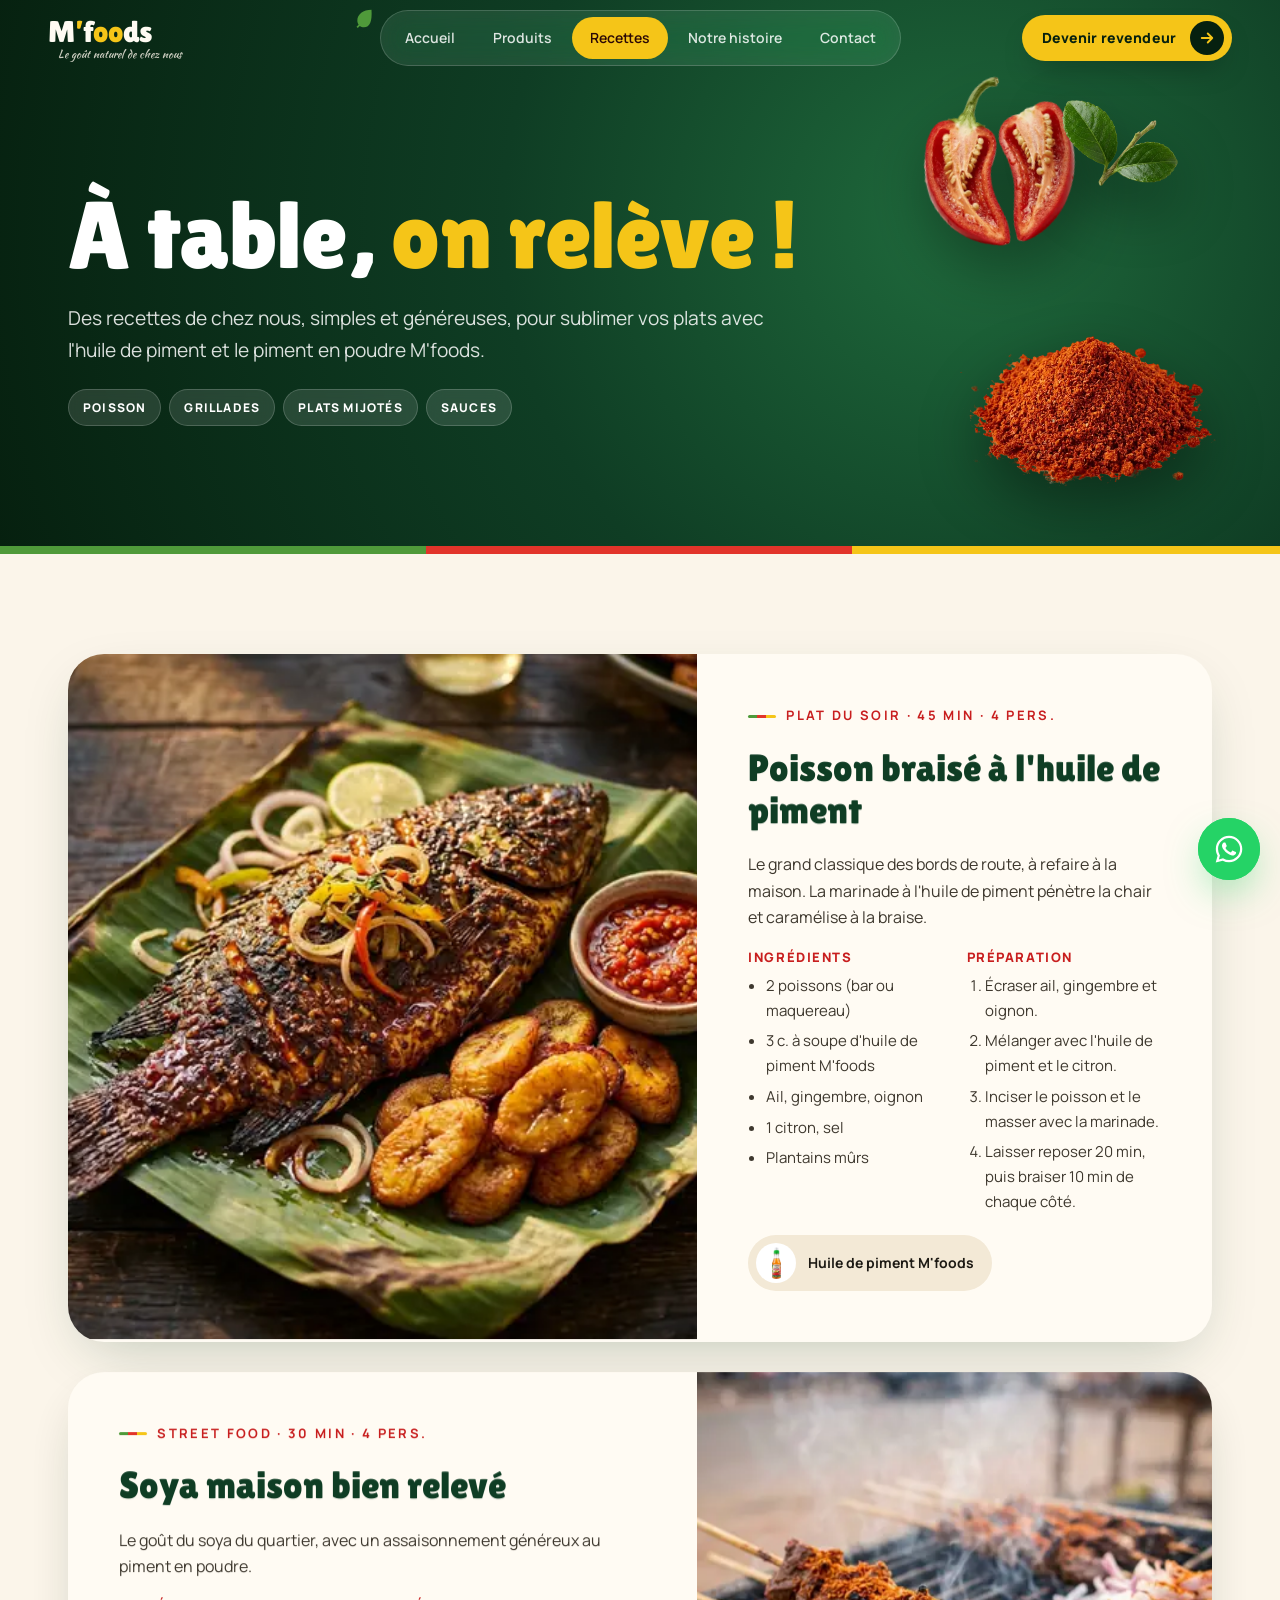
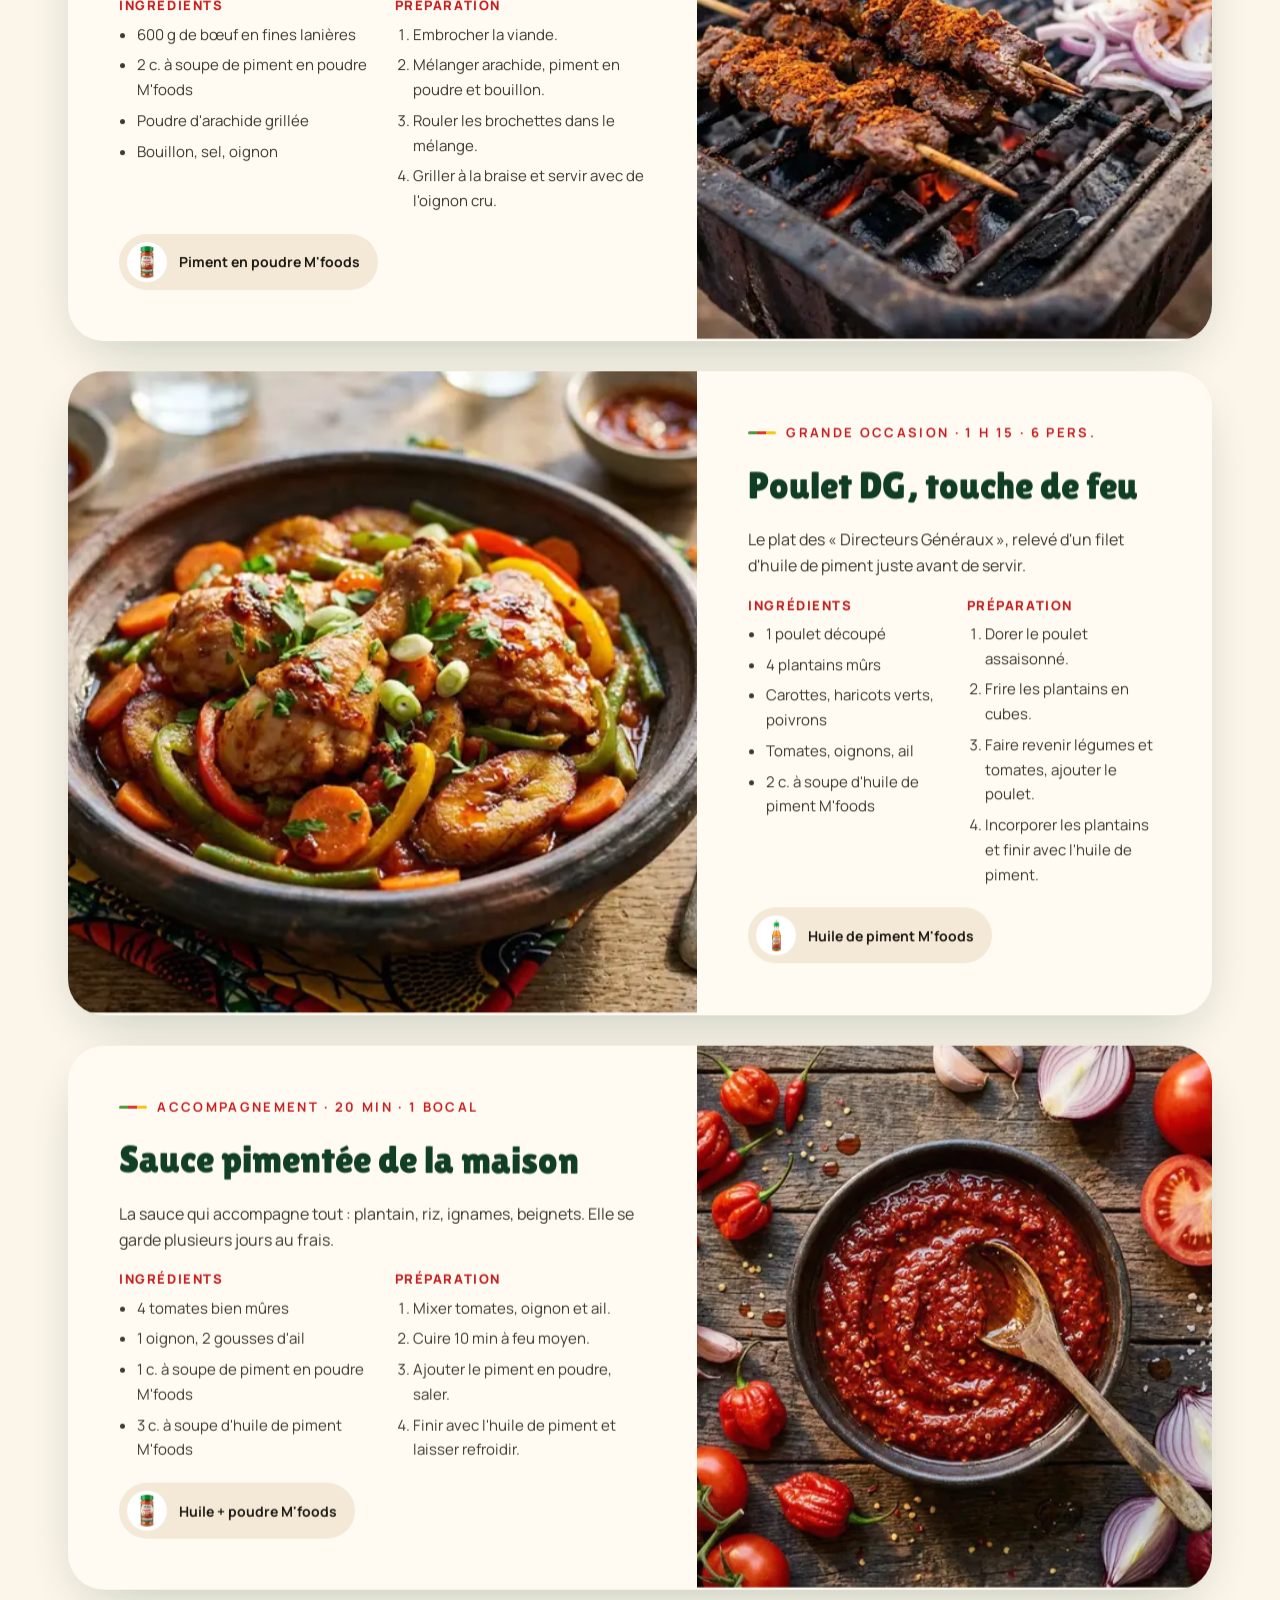
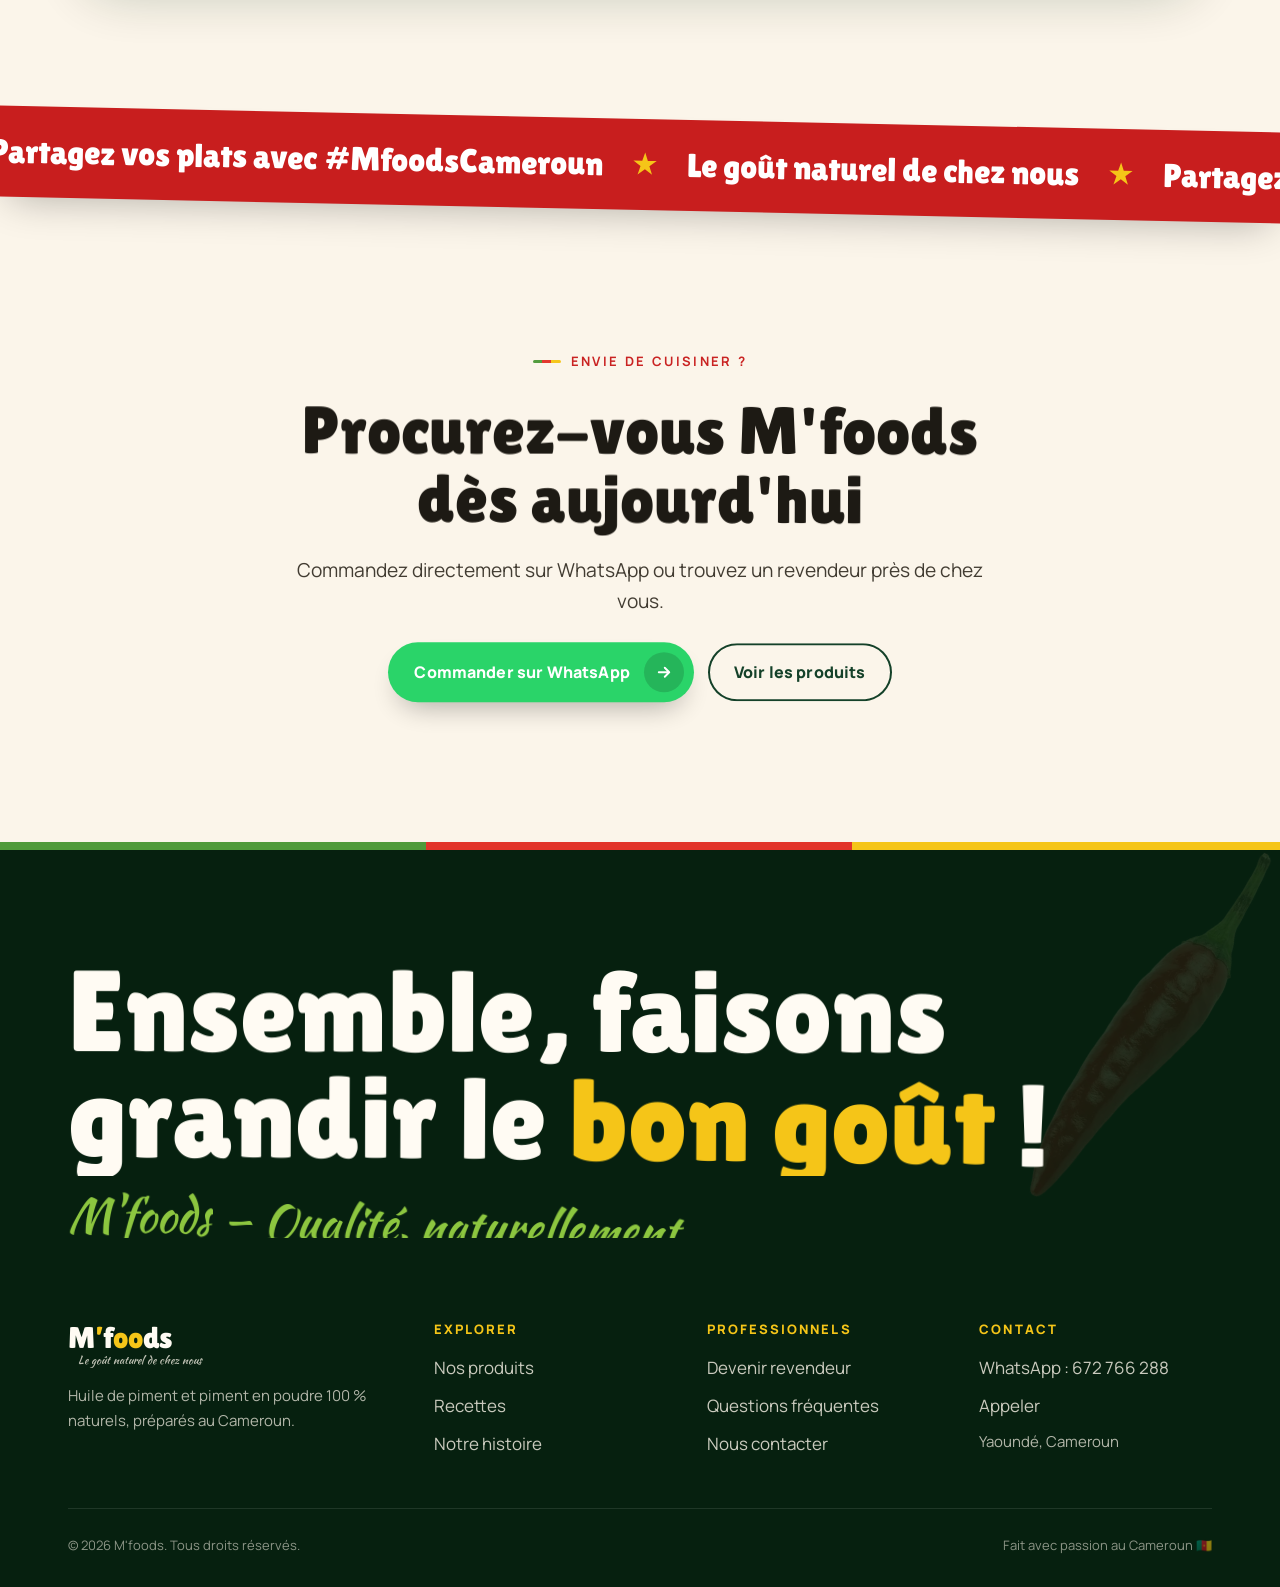
<file: recettes.html>
<!doctype html>
<html lang="fr" class="js">
<head>
  <meta charset="utf-8">
  <meta name="viewport" content="width=device-width, initial-scale=1, viewport-fit=cover">
  <title>Recettes pimentées camerounaises | M'foods</title>
  <meta name="description" content="Poisson braisé, soya, poulet DG, sauce pimentée : nos idées recettes faciles avec l'huile de piment et le piment en poudre M'foods.">
  <meta name="theme-color" content="#0f3d24">
  <meta property="og:type" content="website">
  <meta property="og:title" content="Recettes pimentées camerounaises | M'foods">
  <meta property="og:description" content="Poisson braisé, soya, poulet DG, sauce pimentée : nos idées recettes faciles avec l'huile de piment et le piment en poudre M'foods.">
  <meta property="og:image" content="assets/img/og-mfoods.jpg">
  <meta property="og:locale" content="fr_FR">
  <meta name="twitter:card" content="summary_large_image">
  <link rel="icon" href="assets/img/favicon-32.png" sizes="32x32" type="image/png">
  <link rel="icon" href="assets/img/favicon-64.png" sizes="64x64" type="image/png">
  <link rel="apple-touch-icon" href="assets/img/apple-touch-icon.png">
  <script>try{if(sessionStorage.getItem('mf-nav')){document.documentElement.classList.add('is-nav');sessionStorage.removeItem('mf-nav')}}catch(e){}</script>
  <link rel="stylesheet" href="assets/css/style.css">
  <link rel="preload" as="font" type="font/woff2" href="assets/fonts/lilita-one-latin.woff2" crossorigin>
  <link rel="preload" as="font" type="font/woff2" href="assets/fonts/manrope-latin.woff2" crossorigin>
  <noscript><style>[data-reveal]{opacity:1!important}.curtain{display:none!important}</style></noscript>
</head>
<body data-page="recettes">

  <!-- Rideau de transition -->
  <div class="curtain" aria-hidden="true">
    <div class="curtain-panel"><span class="curtain-stripe"></span></div>
    <span class="logo logo--light"><span class="logo-word">M<span class="ap">’</span>f<span class="o2">oo</span>ds<svg class="logo-leaf" viewBox="0 0 24 24"><path fill="currentColor" d="M21 2C11 2 4 7.5 4 15c0 2 .6 3.7 1.5 5L3 22.5 4.5 24l2.4-2.5C8.2 22.4 9.9 23 12 23c7 0 10-7 9-21z"/></svg></span></span>
  </div>

  <!-- Navigation -->
  <header class="nav">
    <div class="nav-inner">
      <a href="/" class="logo" aria-label="M'foods — accueil">
        <span class="logo-word">M<span class="ap">’</span>f<span class="o2">oo</span>ds<svg class="logo-leaf" viewBox="0 0 24 24" aria-hidden="true"><path fill="currentColor" d="M21 2C11 2 4 7.5 4 15c0 2 .6 3.7 1.5 5L3 22.5 4.5 24l2.4-2.5C8.2 22.4 9.9 23 12 23c7 0 10-7 9-21z"/></svg></span>
        <span class="logo-tag">Le goût naturel de chez nous</span>
      </a>
      <nav class="nav-pill" aria-label="Navigation principale">
        <a href="/" data-nav="accueil">Accueil</a>
        <a href="/produits" data-nav="produits">Produits</a>
        <a href="/recettes" data-nav="recettes">Recettes</a>
        <a href="/histoire" data-nav="histoire">Notre histoire</a>
        <a href="/contact" data-nav="contact">Contact</a>
      </nav>
      <div class="nav-cta">
        <a href="/revendeur" class="btn btn--sm">Devenir revendeur<span class="btn-ico"><svg viewBox="0 0 24 24" fill="none" stroke="currentColor" stroke-width="2.5" stroke-linecap="round" stroke-linejoin="round"><path d="M5 12h14M13 6l6 6-6 6"/></svg></span></a>
        <button class="nav-burger" aria-label="Ouvrir le menu" aria-expanded="false" aria-controls="mobile-menu"><span></span></button>
      </div>
    </div>
  </header>

  <div class="mobile-menu" id="mobile-menu">
    <nav aria-label="Menu mobile">
      <a class="mm-link" href="/" data-nav="accueil"><small>01</small>Accueil</a>
      <a class="mm-link" href="/produits" data-nav="produits"><small>02</small>Produits</a>
      <a class="mm-link" href="/recettes" data-nav="recettes"><small>03</small>Recettes</a>
      <a class="mm-link" href="/histoire" data-nav="histoire"><small>04</small>Notre histoire</a>
      <a class="mm-link" href="/revendeur" data-nav="revendeur"><small>05</small>Revendeur</a>
      <a class="mm-link" href="/contact" data-nav="contact"><small>06</small>Contact</a>
    </nav>
    <div class="mm-foot">
      <a href="https://wa.me/237672766288" target="_blank" rel="noopener" class="btn btn--wa">WhatsApp : 672 766 288<span class="btn-ico"><svg viewBox="0 0 24 24" fill="none" stroke="currentColor" stroke-width="2.5" stroke-linecap="round" stroke-linejoin="round"><path d="M5 12h14M13 6l6 6-6 6"/></svg></span></a>
      <span class="script text-yellow">Ensemble, faisons grandir le bon goût !</span>
    </div>
  </div>

  <main>
    <header class="page-hero">
      <img class="ph-deco" data-depth="1" src="assets/img/tas-poudre.webp" alt="" style="width:clamp(160px,20vw,300px);right:5%;bottom:12%">
      <img class="ph-deco" data-depth="-.8" src="assets/img/piment-coupe.webp" alt="" style="width:clamp(110px,12vw,190px);right:16%;top:14%;transform:rotate(-14deg)">
      <img class="ph-deco" data-depth=".6" src="assets/img/feuille2.webp" alt="" style="width:clamp(80px,9vw,140px);right:8%;top:18%">
      <div class="container">
        <div class="page-hero-copy">
          <h1 class="display" data-split>À table, <em>on relève&nbsp;!</em></h1>
          <p class="lead" data-reveal>Des recettes de chez nous, simples et généreuses, pour sublimer vos plats avec l'huile de piment et le piment en poudre M'foods.</p>
          <div class="chips" data-reveal><span class="chip">Poisson</span><span class="chip">Grillades</span><span class="chip">Plats mijotés</span><span class="chip">Sauces</span></div>
        </div>
      </div>
      <span class="ph-stripe"></span>
    </header>

    <section class="section section--tight">
      <div class="container">

        <article class="recipe-feature" id="poisson" style="scroll-margin-top:90px" data-reveal>
          <div class="rf-media"><img decoding="async" src="assets/img/recette-poisson-640.webp" srcset="assets/img/recette-poisson-640.webp 640w, assets/img/recette-poisson-1100.webp 1100w" sizes="(max-width: 900px) 100vw, 640px" width="640" height="478" alt="Poisson braisé sur feuille de bananier, plantains frits" loading="lazy" data-speed=".15"></div>
          <div class="rf-body">
            <span class="eyebrow">Plat du soir · 45 min · 4 pers.</span>
            <h2 class="h3" data-split>Poisson braisé à l'huile de piment</h2>
            <p class="lead" style="font-size:16px">Le grand classique des bords de route, à refaire à la maison. La marinade à l'huile de piment pénètre la chair et caramélise à la braise.</p>
            <div class="rf-cols">
              <div><h4>Ingrédients</h4><ul><li>2 poissons (bar ou maquereau)</li><li>3 c. à soupe d'huile de piment M'foods</li><li>Ail, gingembre, oignon</li><li>1 citron, sel</li><li>Plantains mûrs</li></ul></div>
              <div><h4>Préparation</h4><ol><li>Écraser ail, gingembre et oignon.</li><li>Mélanger avec l'huile de piment et le citron.</li><li>Inciser le poisson et le masser avec la marinade.</li><li>Laisser reposer 20 min, puis braiser 10 min de chaque côté.</li></ol></div>
            </div>
            <span class="rf-product"><img src="assets/img/bouteille-sm.webp" alt="">Huile de piment M'foods</span>
          </div>
        </article>

        <article class="recipe-feature recipe-feature--rev" id="soya" style="scroll-margin-top:90px" data-reveal>
          <div class="rf-media"><img decoding="async" src="assets/img/recette-soya-640.webp" srcset="assets/img/recette-soya-640.webp 640w, assets/img/recette-soya-1100.webp 1100w" sizes="(max-width: 900px) 100vw, 640px" width="640" height="478" alt="Brochettes de soya sur le grill" loading="lazy" data-speed=".15"></div>
          <div class="rf-body">
            <span class="eyebrow">Street food · 30 min · 4 pers.</span>
            <h2 class="h3" data-split>Soya maison bien relevé</h2>
            <p class="lead" style="font-size:16px">Le goût du soya du quartier, avec un assaisonnement généreux au piment en poudre.</p>
            <div class="rf-cols">
              <div><h4>Ingrédients</h4><ul><li>600 g de bœuf en fines lanières</li><li>2 c. à soupe de piment en poudre M'foods</li><li>Poudre d'arachide grillée</li><li>Bouillon, sel, oignon</li></ul></div>
              <div><h4>Préparation</h4><ol><li>Embrocher la viande.</li><li>Mélanger arachide, piment en poudre et bouillon.</li><li>Rouler les brochettes dans le mélange.</li><li>Griller à la braise et servir avec de l'oignon cru.</li></ol></div>
            </div>
            <span class="rf-product"><img src="assets/img/poudre-sm.webp" alt="">Piment en poudre M'foods</span>
          </div>
        </article>

        <article class="recipe-feature" id="poulet-dg" style="scroll-margin-top:90px" data-reveal>
          <div class="rf-media"><img decoding="async" src="assets/img/recette-poulet-dg-640.webp" srcset="assets/img/recette-poulet-dg-640.webp 640w, assets/img/recette-poulet-dg-1100.webp 1100w" sizes="(max-width: 900px) 100vw, 640px" width="640" height="478" alt="Poulet DG aux plantains et légumes" loading="lazy" data-speed=".15"></div>
          <div class="rf-body">
            <span class="eyebrow">Grande occasion · 1 h 15 · 6 pers.</span>
            <h2 class="h3" data-split>Poulet DG, touche de feu</h2>
            <p class="lead" style="font-size:16px">Le plat des « Directeurs Généraux », relevé d'un filet d'huile de piment juste avant de servir.</p>
            <div class="rf-cols">
              <div><h4>Ingrédients</h4><ul><li>1 poulet découpé</li><li>4 plantains mûrs</li><li>Carottes, haricots verts, poivrons</li><li>Tomates, oignons, ail</li><li>2 c. à soupe d'huile de piment M'foods</li></ul></div>
              <div><h4>Préparation</h4><ol><li>Dorer le poulet assaisonné.</li><li>Frire les plantains en cubes.</li><li>Faire revenir légumes et tomates, ajouter le poulet.</li><li>Incorporer les plantains et finir avec l'huile de piment.</li></ol></div>
            </div>
            <span class="rf-product"><img src="assets/img/bouteille-sm.webp" alt="">Huile de piment M'foods</span>
          </div>
        </article>

        <article class="recipe-feature recipe-feature--rev" id="sauce" style="scroll-margin-top:90px" data-reveal>
          <div class="rf-media"><img decoding="async" src="assets/img/recette-sauce-640.webp" srcset="assets/img/recette-sauce-640.webp 640w, assets/img/recette-sauce-1100.webp 1100w" sizes="(max-width: 900px) 100vw, 640px" width="640" height="478" alt="Sauce tomate pimentée maison" loading="lazy" data-speed=".15"></div>
          <div class="rf-body">
            <span class="eyebrow">Accompagnement · 20 min · 1 bocal</span>
            <h2 class="h3" data-split>Sauce pimentée de la maison</h2>
            <p class="lead" style="font-size:16px">La sauce qui accompagne tout : plantain, riz, ignames, beignets. Elle se garde plusieurs jours au frais.</p>
            <div class="rf-cols">
              <div><h4>Ingrédients</h4><ul><li>4 tomates bien mûres</li><li>1 oignon, 2 gousses d'ail</li><li>1 c. à soupe de piment en poudre M'foods</li><li>3 c. à soupe d'huile de piment M'foods</li></ul></div>
              <div><h4>Préparation</h4><ol><li>Mixer tomates, oignon et ail.</li><li>Cuire 10 min à feu moyen.</li><li>Ajouter le piment en poudre, saler.</li><li>Finir avec l'huile de piment et laisser refroidir.</li></ol></div>
            </div>
            <span class="rf-product"><img src="assets/img/poudre-sm.webp" alt="">Huile + poudre M'foods</span>
          </div>
        </article>
      </div>
    </section>

    <div class="marquee marquee--red" aria-hidden="true" style="margin:0 -10px">
      <div class="marquee-track">
        <span class="marquee-item">Partagez vos plats avec #MfoodsCameroun <svg viewBox="0 0 24 24" fill="currentColor"><path d="M12 2l2.4 7.2H22l-6.2 4.5 2.4 7.3-6.2-4.5-6.2 4.5 2.4-7.3L2 9.2h7.6z"/></svg> Le goût naturel de chez nous <svg viewBox="0 0 24 24" fill="currentColor"><path d="M12 2l2.4 7.2H22l-6.2 4.5 2.4 7.3-6.2-4.5-6.2 4.5 2.4-7.3L2 9.2h7.6z"/></svg></span>
        <span class="marquee-item">Partagez vos plats avec #MfoodsCameroun <svg viewBox="0 0 24 24" fill="currentColor"><path d="M12 2l2.4 7.2H22l-6.2 4.5 2.4 7.3-6.2-4.5-6.2 4.5 2.4-7.3L2 9.2h7.6z"/></svg> Le goût naturel de chez nous <svg viewBox="0 0 24 24" fill="currentColor"><path d="M12 2l2.4 7.2H22l-6.2 4.5 2.4 7.3-6.2-4.5-6.2 4.5 2.4-7.3L2 9.2h7.6z"/></svg></span>
      </div>
    </div>

    <section class="section">
      <div class="container" style="text-align:center;display:grid;gap:24px;justify-items:center">
        <span class="eyebrow" data-reveal="fade">Envie de cuisiner ?</span>
        <h2 class="h2" data-split style="max-width:18ch">Procurez-vous M'foods dès aujourd'hui</h2>
        <p class="lead" data-reveal>Commandez directement sur WhatsApp ou trouvez un revendeur près de chez vous.</p>
        <div class="btn-row" data-reveal style="justify-content:center">
          <a href="https://wa.me/237672766288?text=Bonjour%20M'foods%20!%20Je%20souhaite%20commander." target="_blank" rel="noopener" class="btn btn--wa">Commander sur WhatsApp<span class="btn-ico"><svg viewBox="0 0 24 24" fill="none" stroke="currentColor" stroke-width="2.5" stroke-linecap="round" stroke-linejoin="round"><path d="M5 12h14M13 6l6 6-6 6"/></svg></span></a>
          <a href="/produits" class="btn btn--ghost" style="color:var(--green-700)">Voir les produits</a>
        </div>
      </div>
    </section>
  </main>

  <!-- ================= FOOTER ================= -->
  <footer class="footer">
    <span class="footer-stripe"></span>
    <img decoding="async" class="footer-chili" src="assets/img/piment1.webp" alt="" loading="lazy">
    <div class="container">
      <p class="footer-big" data-split>Ensemble, faisons grandir le <em>bon goût</em> !<span class="script">M'foods — Qualité, naturellement.</span></p>
      <div class="footer-grid">
        <div style="display:grid;gap:18px;align-content:start">
          <a href="/" class="logo logo--light"><span class="logo-word">M<span class="ap">’</span>f<span class="o2">oo</span>ds</span><span class="logo-tag">Le goût naturel de chez nous</span></a>
          <p>Huile de piment et piment en poudre 100 % naturels, préparés au Cameroun.</p>
        </div>
        <div><h4>Explorer</h4><ul><li><a href="/produits">Nos produits</a></li><li><a href="/recettes">Recettes</a></li><li><a href="/histoire">Notre histoire</a></li></ul></div>
        <div><h4>Professionnels</h4><ul><li><a href="/revendeur">Devenir revendeur</a></li><li><a href="/revendeur#faq">Questions fréquentes</a></li><li><a href="/contact">Nous contacter</a></li></ul></div>
        <div><h4>Contact</h4><ul><li><a href="https://wa.me/237672766288" target="_blank" rel="noopener">WhatsApp : 672 766 288</a></li><li><a href="tel:+237672766288">Appeler</a></li><li><p>Yaoundé, Cameroun</p></li></ul></div>
      </div>
      <div class="footer-bottom"><span>© <span data-year>2026</span> M'foods. Tous droits réservés.</span><span>Fait avec passion au Cameroun 🇨🇲</span></div>
    </div>
  </footer>

  <a class="wa-float" href="https://wa.me/237672766288" target="_blank" rel="noopener" aria-label="Écrire à M'foods sur WhatsApp">
    <span class="wa-ico"><svg viewBox="0 0 24 24"><path fill="currentColor" d="M17.47 14.38c-.3-.15-1.76-.87-2.03-.97-.27-.1-.47-.15-.67.15-.2.3-.77.97-.94 1.17-.17.2-.35.22-.65.07-.3-.15-1.26-.46-2.4-1.48-.89-.79-1.49-1.77-1.66-2.07-.17-.3-.02-.46.13-.61.13-.13.3-.35.45-.52.15-.17.2-.3.3-.5.1-.2.05-.37-.02-.52-.08-.15-.67-1.61-.92-2.21-.24-.58-.49-.5-.67-.51h-.57c-.2 0-.52.07-.79.37-.27.3-1.04 1.02-1.04 2.48s1.07 2.88 1.21 3.08c.15.2 2.1 3.2 5.08 4.49.71.31 1.26.49 1.69.63.71.23 1.36.19 1.87.12.57-.09 1.76-.72 2.01-1.41.25-.69.25-1.29.17-1.41-.07-.12-.27-.2-.57-.35zM12.05 21.5h-.01a9.4 9.4 0 0 1-4.8-1.31l-.34-.2-3.57.94.95-3.48-.22-.36a9.4 9.4 0 0 1-1.44-5.02c0-5.2 4.23-9.43 9.44-9.43 2.52 0 4.89.98 6.67 2.77a9.37 9.37 0 0 1 2.76 6.67c0 5.2-4.23 9.43-9.44 9.43zm8.03-17.46A11.27 11.27 0 0 0 12.05.72C5.8.72.7 5.8.7 12.06c0 2 .52 3.95 1.52 5.67L.6 23.6l6.01-1.58a11.33 11.33 0 0 0 5.43 1.38h.01c6.25 0 11.34-5.09 11.34-11.34 0-3.03-1.18-5.88-3.32-8.02z"/></svg></span>
    <span class="wa-label">Écrivez-nous</span>
  </a>

  <script src="assets/vendor/gsap.min.js" defer></script>
  <script src="assets/vendor/ScrollTrigger.min.js" defer></script>
  <script src="assets/js/main.js" defer></script>
</body>
</html>
</file>
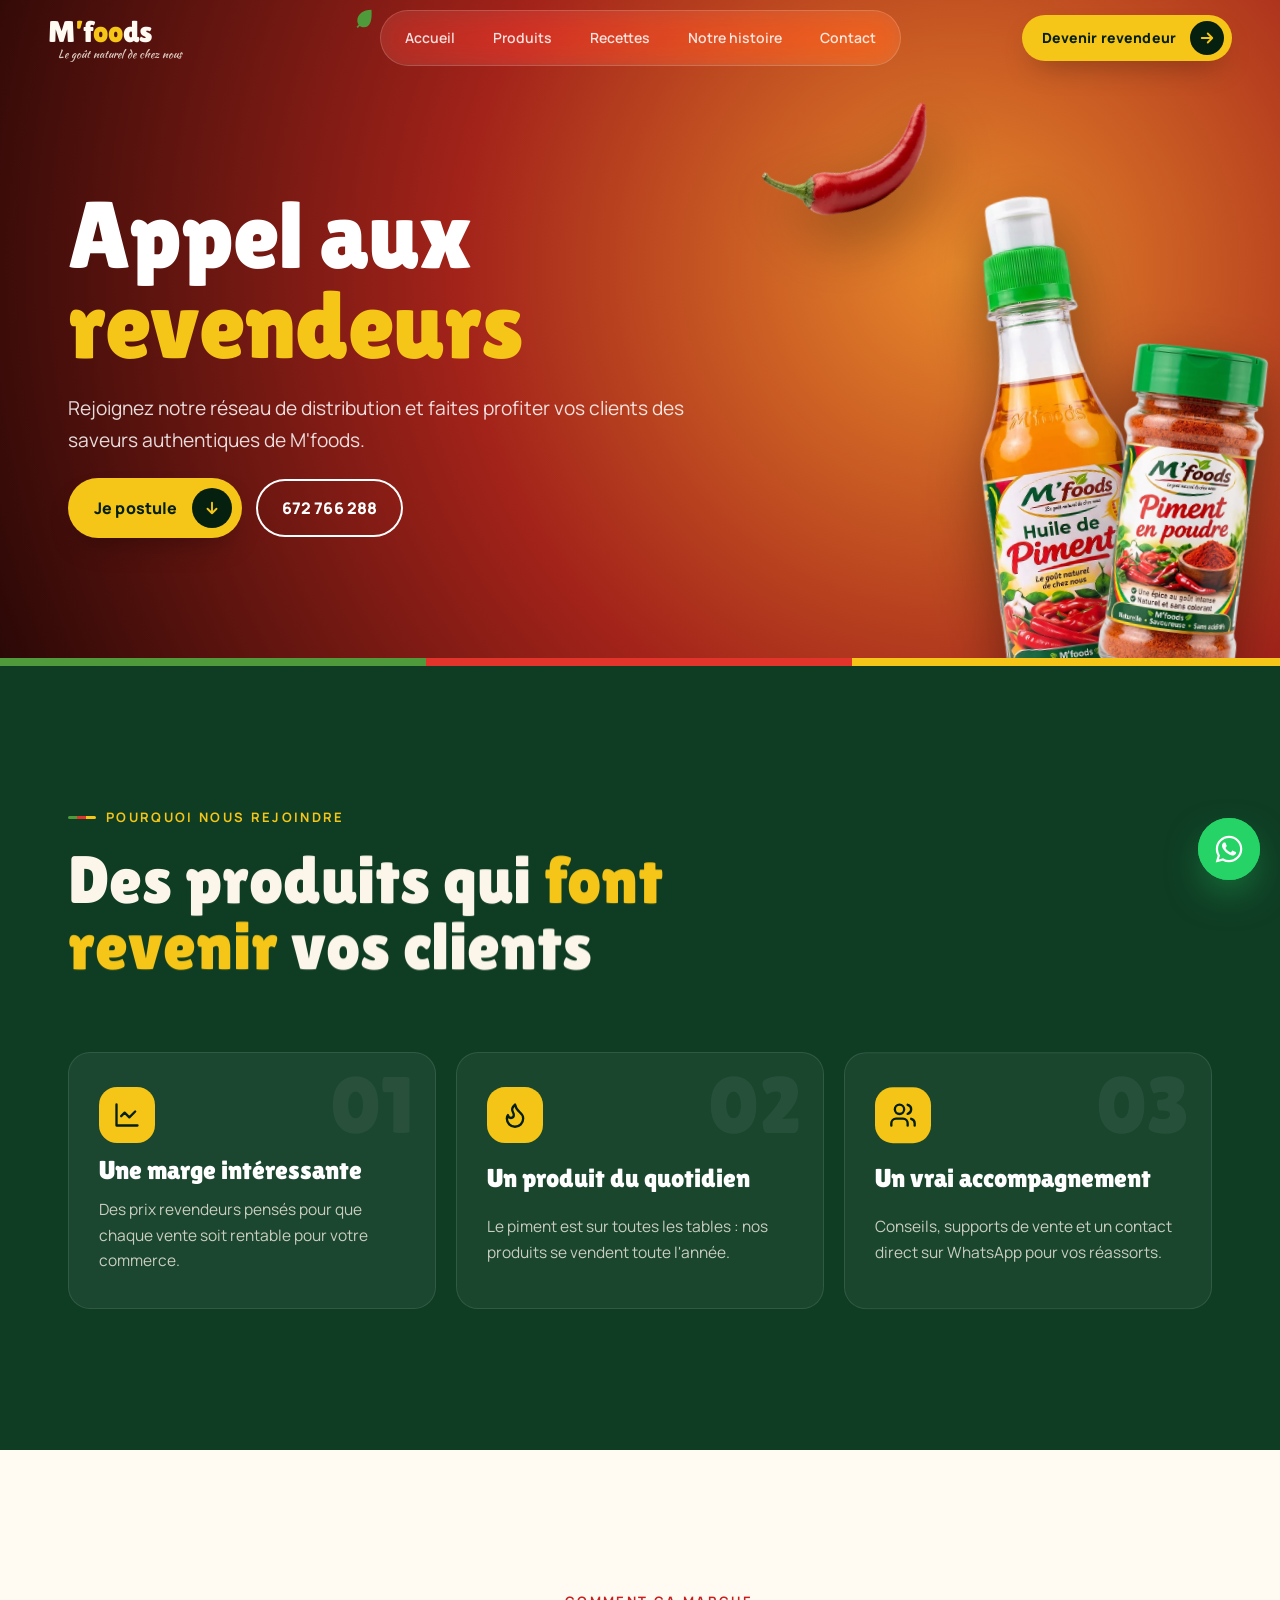
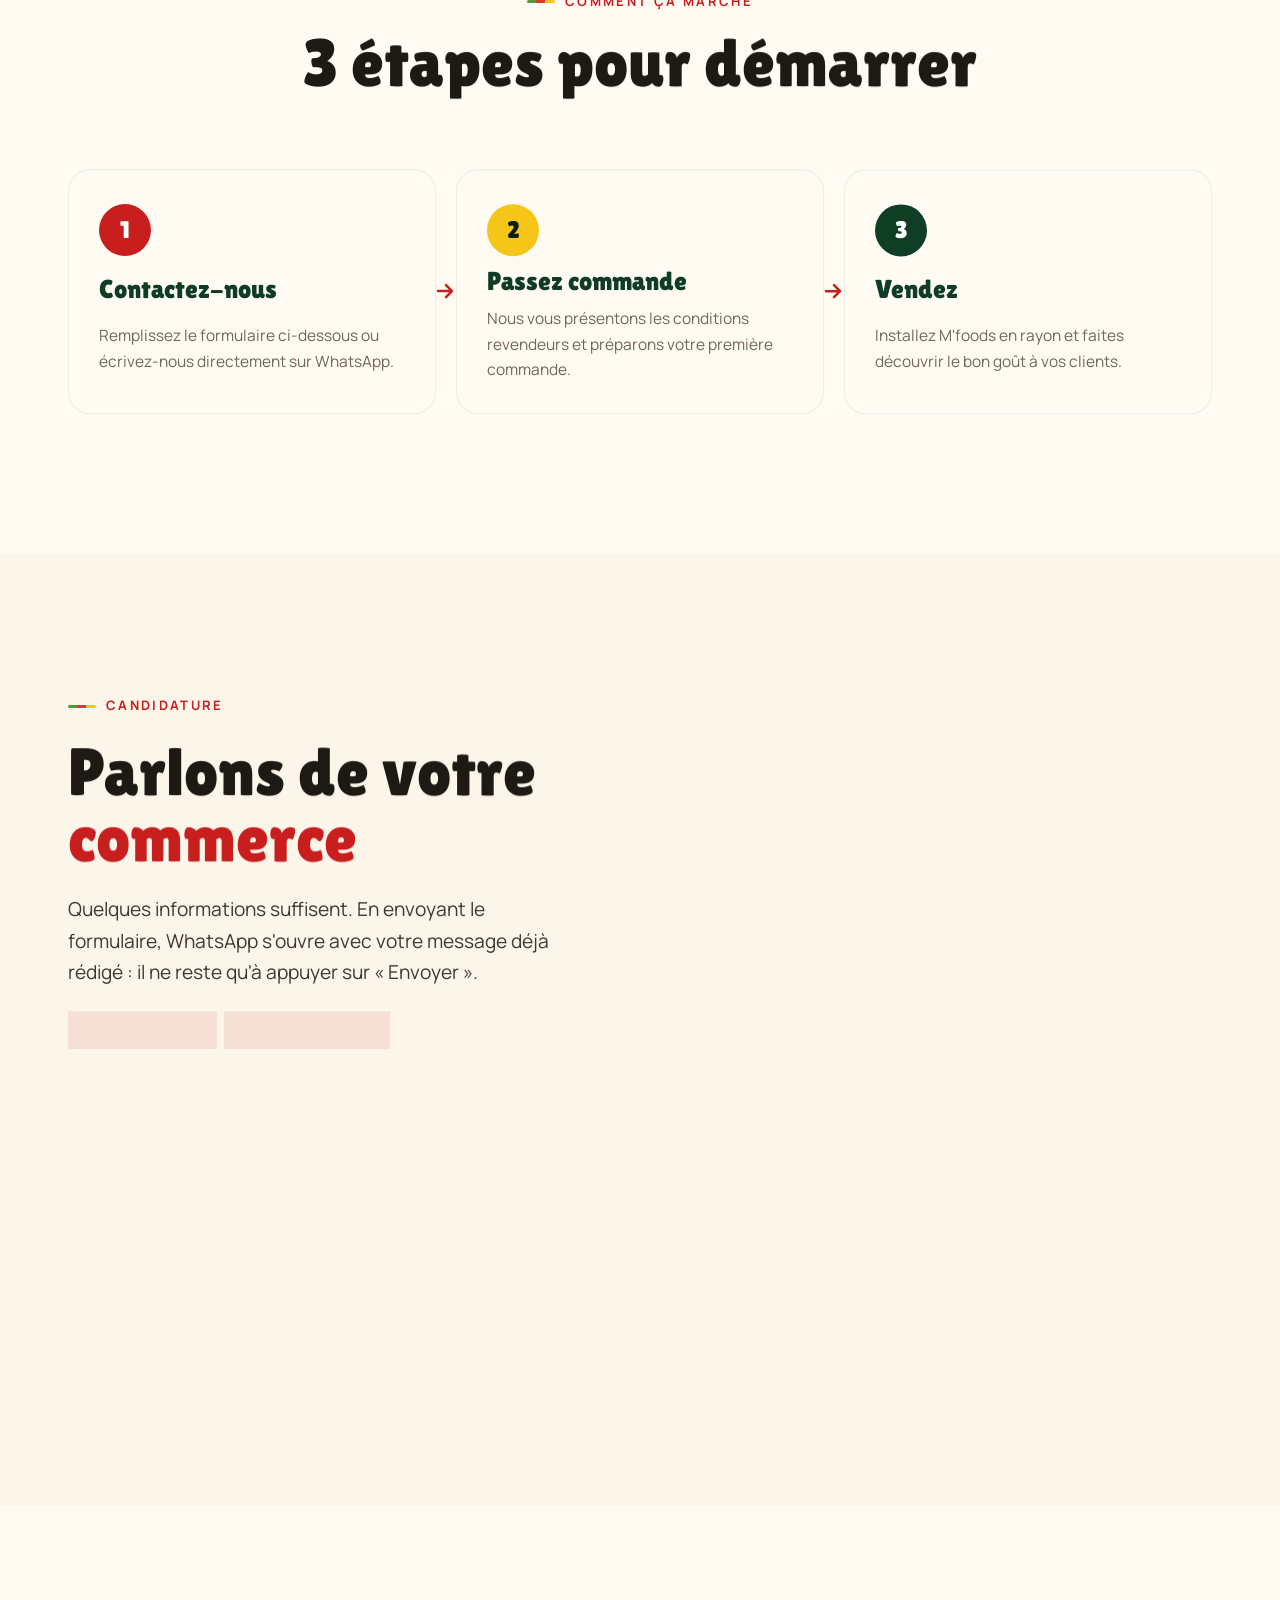
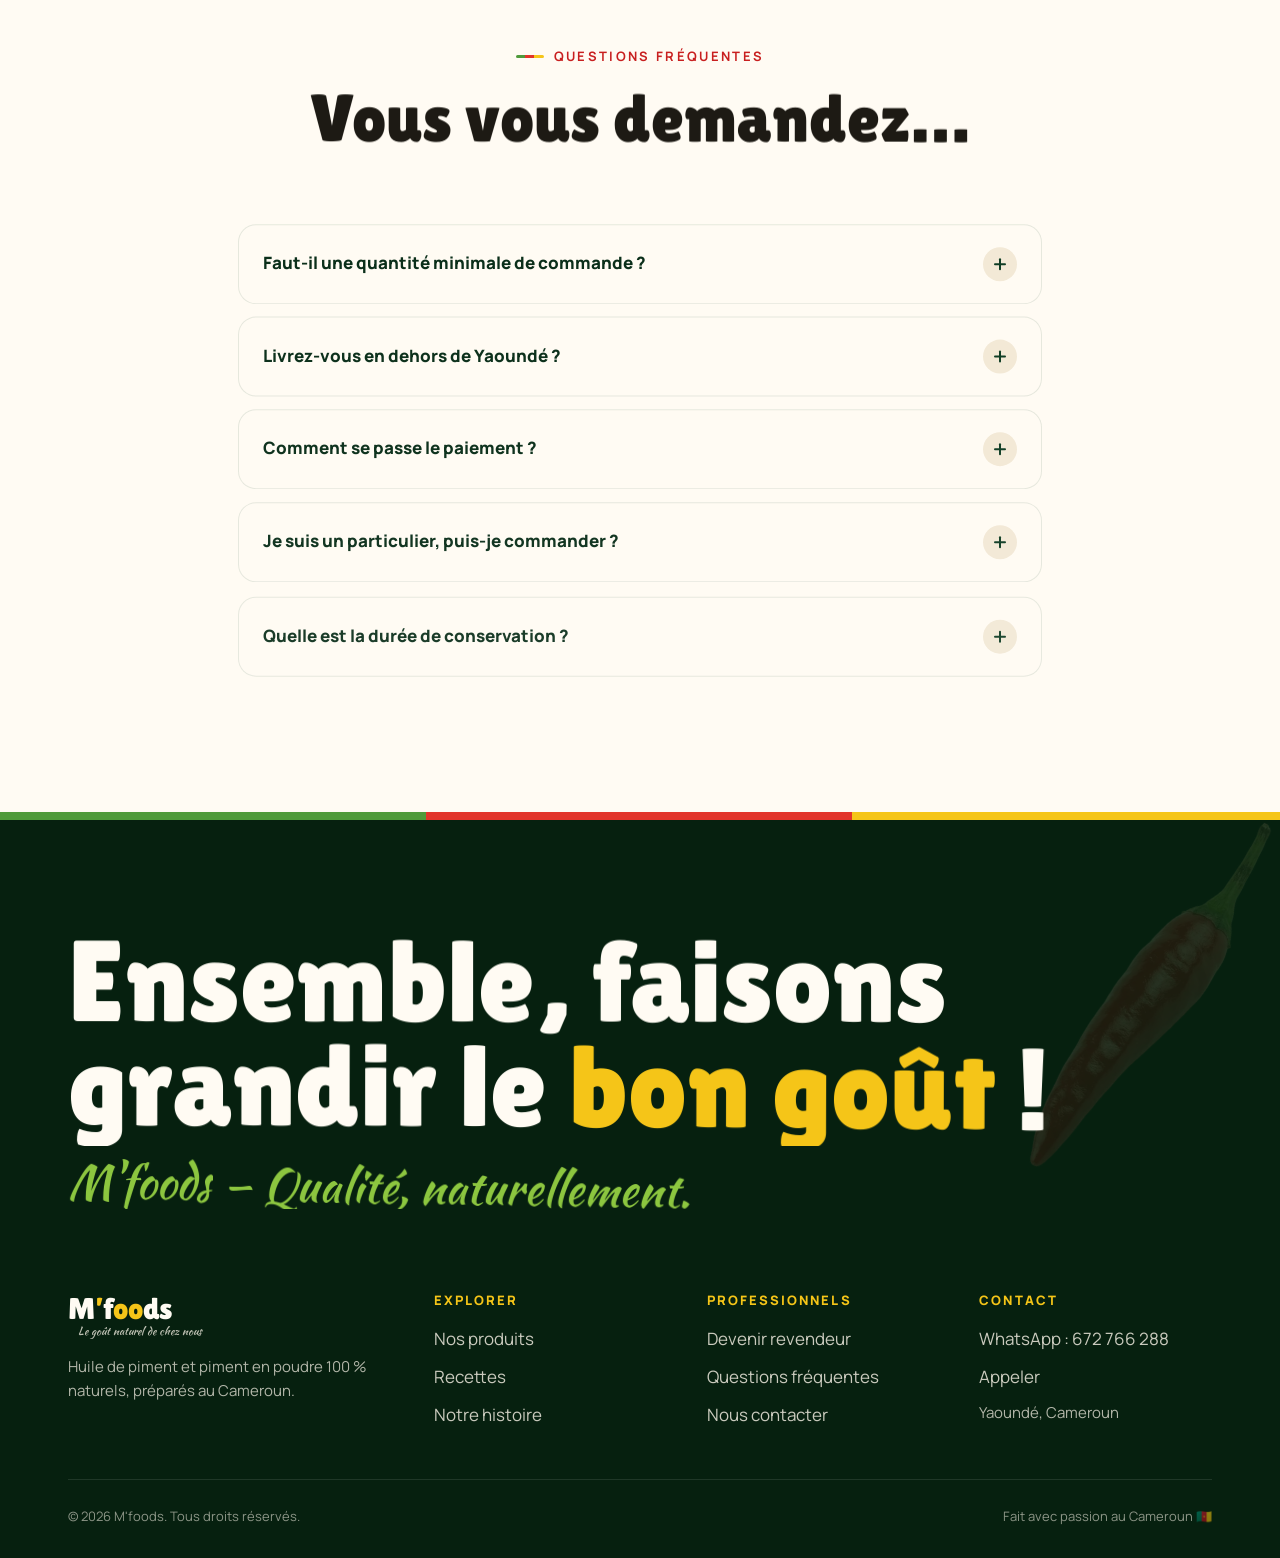
<file: revendeur.html>
<!doctype html>
<html lang="fr" class="js">
<head>
  <meta charset="utf-8">
  <meta name="viewport" content="width=device-width, initial-scale=1, viewport-fit=cover">
  <title>Devenir revendeur M'foods — Rejoignez notre réseau de distribution</title>
  <meta name="description" content="Boutiques, supermarchés, restaurants : devenez revendeur M'foods et proposez à vos clients une huile de piment et un piment en poudre 100 % naturels.">
  <meta name="theme-color" content="#0f3d24">
  <meta property="og:type" content="website">
  <meta property="og:title" content="Devenir revendeur M'foods — Rejoignez notre réseau de distribution">
  <meta property="og:description" content="Boutiques, supermarchés, restaurants : devenez revendeur M'foods et proposez à vos clients une huile de piment et un piment en poudre 100 % naturels.">
  <meta property="og:image" content="assets/img/og-mfoods.jpg">
  <meta property="og:locale" content="fr_FR">
  <meta name="twitter:card" content="summary_large_image">
  <link rel="icon" href="assets/img/favicon-32.png" sizes="32x32" type="image/png">
  <link rel="icon" href="assets/img/favicon-64.png" sizes="64x64" type="image/png">
  <link rel="apple-touch-icon" href="assets/img/apple-touch-icon.png">
  <script>try{if(sessionStorage.getItem('mf-nav')){document.documentElement.classList.add('is-nav');sessionStorage.removeItem('mf-nav')}}catch(e){}</script>
  <link rel="stylesheet" href="assets/css/style.css">
  <link rel="preload" as="font" type="font/woff2" href="assets/fonts/lilita-one-latin.woff2" crossorigin>
  <link rel="preload" as="font" type="font/woff2" href="assets/fonts/manrope-latin.woff2" crossorigin>
  <noscript><style>[data-reveal]{opacity:1!important}.curtain{display:none!important}</style></noscript>
</head>
<body data-page="revendeur">

  <!-- Rideau de transition -->
  <div class="curtain" aria-hidden="true">
    <div class="curtain-panel"><span class="curtain-stripe"></span></div>
    <span class="logo logo--light"><span class="logo-word">M<span class="ap">’</span>f<span class="o2">oo</span>ds<svg class="logo-leaf" viewBox="0 0 24 24"><path fill="currentColor" d="M21 2C11 2 4 7.5 4 15c0 2 .6 3.7 1.5 5L3 22.5 4.5 24l2.4-2.5C8.2 22.4 9.9 23 12 23c7 0 10-7 9-21z"/></svg></span></span>
  </div>

  <!-- Navigation -->
  <header class="nav">
    <div class="nav-inner">
      <a href="/" class="logo" aria-label="M'foods — accueil">
        <span class="logo-word">M<span class="ap">’</span>f<span class="o2">oo</span>ds<svg class="logo-leaf" viewBox="0 0 24 24" aria-hidden="true"><path fill="currentColor" d="M21 2C11 2 4 7.5 4 15c0 2 .6 3.7 1.5 5L3 22.5 4.5 24l2.4-2.5C8.2 22.4 9.9 23 12 23c7 0 10-7 9-21z"/></svg></span>
        <span class="logo-tag">Le goût naturel de chez nous</span>
      </a>
      <nav class="nav-pill" aria-label="Navigation principale">
        <a href="/" data-nav="accueil">Accueil</a>
        <a href="/produits" data-nav="produits">Produits</a>
        <a href="/recettes" data-nav="recettes">Recettes</a>
        <a href="/histoire" data-nav="histoire">Notre histoire</a>
        <a href="/contact" data-nav="contact">Contact</a>
      </nav>
      <div class="nav-cta">
        <a href="/revendeur" class="btn btn--sm">Devenir revendeur<span class="btn-ico"><svg viewBox="0 0 24 24" fill="none" stroke="currentColor" stroke-width="2.5" stroke-linecap="round" stroke-linejoin="round"><path d="M5 12h14M13 6l6 6-6 6"/></svg></span></a>
        <button class="nav-burger" aria-label="Ouvrir le menu" aria-expanded="false" aria-controls="mobile-menu"><span></span></button>
      </div>
    </div>
  </header>

  <div class="mobile-menu" id="mobile-menu">
    <nav aria-label="Menu mobile">
      <a class="mm-link" href="/" data-nav="accueil"><small>01</small>Accueil</a>
      <a class="mm-link" href="/produits" data-nav="produits"><small>02</small>Produits</a>
      <a class="mm-link" href="/recettes" data-nav="recettes"><small>03</small>Recettes</a>
      <a class="mm-link" href="/histoire" data-nav="histoire"><small>04</small>Notre histoire</a>
      <a class="mm-link" href="/revendeur" data-nav="revendeur"><small>05</small>Revendeur</a>
      <a class="mm-link" href="/contact" data-nav="contact"><small>06</small>Contact</a>
    </nav>
    <div class="mm-foot">
      <a href="https://wa.me/237672766288" target="_blank" rel="noopener" class="btn btn--wa">WhatsApp : 672 766 288<span class="btn-ico"><svg viewBox="0 0 24 24" fill="none" stroke="currentColor" stroke-width="2.5" stroke-linecap="round" stroke-linejoin="round"><path d="M5 12h14M13 6l6 6-6 6"/></svg></span></a>
      <span class="script text-yellow">Ensemble, faisons grandir le bon goût !</span>
    </div>
  </div>

  <main>
    <header class="page-hero page-hero--red">
      <img class="ph-deco" data-depth="1" src="assets/img/bouteille.webp" alt="" style="height:clamp(260px,40vw,520px);right:12%;bottom:-6%;transform:rotate(-8deg)">
      <img class="ph-deco" data-depth="1.4" src="assets/img/poudre.webp" alt="" style="height:clamp(170px,26vw,340px);right:2%;bottom:-2%;transform:rotate(7deg)">
      <img class="ph-deco" data-depth="-.8" src="assets/img/piment2.webp" alt="" style="width:clamp(110px,14vw,220px);right:26%;top:20%;transform:rotate(-25deg)">
      <div class="embers" data-auto aria-hidden="true"></div>
      <div class="container">
        <div class="page-hero-copy" style="max-width:640px">
          <h1 class="display" data-split>Appel aux <em>revendeurs</em></h1>
          <p class="lead" data-reveal>Rejoignez notre réseau de distribution et faites profiter vos clients des saveurs authentiques de M'foods.</p>
          <div class="btn-row" data-reveal>
            <a href="#formulaire" class="btn">Je postule<span class="btn-ico"><svg viewBox="0 0 24 24" fill="none" stroke="currentColor" stroke-width="2.5" stroke-linecap="round" stroke-linejoin="round"><path d="M12 5v14M6 13l6 6 6-6"/></svg></span></a>
            <a href="https://wa.me/237672766288" target="_blank" rel="noopener" class="btn btn--ghost">672 766 288</a>
          </div>
        </div>
      </div>
      <span class="ph-stripe"></span>
    </header>

    <section class="section section--green">
      <div class="container">
        <div class="section-head">
          <span class="eyebrow" data-reveal="fade">Pourquoi nous rejoindre</span>
          <h2 class="h2" data-split>Des produits qui <span class="text-yellow">font revenir</span> vos clients</h2>
        </div>
        <div class="perks" data-stagger>
          <article class="perk">
            <span class="perk-num">01</span>
            <span class="perk-ico"><svg viewBox="0 0 24 24" fill="none" stroke="currentColor" stroke-width="2" stroke-linecap="round" stroke-linejoin="round"><path d="M3 3v18h18"/><path d="m19 9-5 5-4-4-3 3"/></svg></span>
            <h3>Une marge intéressante</h3>
            <p>Des prix revendeurs pensés pour que chaque vente soit rentable pour votre commerce.</p>
          </article>
          <article class="perk">
            <span class="perk-num">02</span>
            <span class="perk-ico"><svg viewBox="0 0 24 24" fill="none" stroke="currentColor" stroke-width="2" stroke-linecap="round" stroke-linejoin="round"><path d="M8.5 14.5A2.5 2.5 0 0 0 11 12c0-1.38-.5-2-1-3-1.07-2.14-.22-4.05 2-6 .5 2.5 2 4.9 4 6.5 2 1.6 3 3.5 3 5.5a7 7 0 1 1-14 0c0-1.15.43-2.29 1-3a2.5 2.5 0 0 0 2.5 2.5z"/></svg></span>
            <h3>Un produit du quotidien</h3>
            <p>Le piment est sur toutes les tables : nos produits se vendent toute l'année.</p>
          </article>
          <article class="perk">
            <span class="perk-num">03</span>
            <span class="perk-ico"><svg viewBox="0 0 24 24" fill="none" stroke="currentColor" stroke-width="2" stroke-linecap="round" stroke-linejoin="round"><path d="M16 21v-2a4 4 0 0 0-4-4H6a4 4 0 0 0-4 4v2"/><circle cx="9" cy="7" r="4"/><path d="M22 21v-2a4 4 0 0 0-3-3.87M16 3.13a4 4 0 0 1 0 7.75"/></svg></span>
            <h3>Un vrai accompagnement</h3>
            <p>Conseils, supports de vente et un contact direct sur WhatsApp pour vos réassorts.</p>
          </article>
        </div>
      </div>
    </section>

    <section class="section section--cream">
      <div class="container">
        <div class="section-head section-head--center">
          <span class="eyebrow" data-reveal="fade">Comment ça marche</span>
          <h2 class="h2" data-split>3 étapes pour démarrer</h2>
        </div>
        <div class="steps" data-stagger>
          <div class="step"><span class="step-badge">1</span><h3>Contactez-nous</h3><p>Remplissez le formulaire ci-dessous ou écrivez-nous directement sur WhatsApp.</p><svg class="step-arrow" viewBox="0 0 24 24" fill="none" stroke="currentColor" stroke-width="2.5" stroke-linecap="round" stroke-linejoin="round"><path d="M5 12h14M13 6l6 6-6 6"/></svg></div>
          <div class="step"><span class="step-badge">2</span><h3>Passez commande</h3><p>Nous vous présentons les conditions revendeurs et préparons votre première commande.</p><svg class="step-arrow" viewBox="0 0 24 24" fill="none" stroke="currentColor" stroke-width="2.5" stroke-linecap="round" stroke-linejoin="round"><path d="M5 12h14M13 6l6 6-6 6"/></svg></div>
          <div class="step"><span class="step-badge">3</span><h3>Vendez</h3><p>Installez M'foods en rayon et faites découvrir le bon goût à vos clients.</p></div>
        </div>
      </div>
    </section>

    <section class="section" id="formulaire" style="scroll-margin-top:60px">
      <div class="container form-wrap">
        <aside class="form-aside">
          <span class="eyebrow" data-reveal="fade">Candidature</span>
          <h2 class="h2" data-split>Parlons de votre <span class="text-red">commerce</span></h2>
          <p class="lead" data-reveal>Quelques informations suffisent. En envoyant le formulaire, WhatsApp s'ouvre avec votre message déjà rédigé : il ne reste qu'à appuyer sur « Envoyer ».</p>
          <div class="chips" data-reveal><span class="chip chip--red">Réponse rapide</span><span class="chip chip--red">Sans engagement</span></div>
        </aside>
        <div class="form-card" data-reveal="right">
          <form data-wa="revendeur" novalidate>
            <div class="form-grid">
              <div class="field">
                <label for="nom">Nom complet *</label>
                <input id="nom" name="nom" type="text" autocomplete="name" required placeholder="Ex. : Jean Mbarga">
                <span class="field-err">Indiquez votre nom.</span>
              </div>
              <div class="field">
                <label for="telephone">Téléphone *</label>
                <input id="telephone" name="telephone" type="tel" autocomplete="tel" required placeholder="6XX XXX XXX">
                <span class="field-err">Indiquez un numéro valide.</span>
              </div>
              <div class="field">
                <label for="ville">Ville / Quartier *</label>
                <input id="ville" name="ville" type="text" required placeholder="Ex. : Yaoundé, Mvog-Ada">
                <span class="field-err">Indiquez votre ville.</span>
              </div>
              <div class="field">
                <label for="commerce">Type de commerce *</label>
                <select id="commerce" name="commerce" required>
                  <option value="">Choisir…</option>
                  <option>Boutique / épicerie</option>
                  <option>Supermarché</option>
                  <option>Restaurant / maquis</option>
                  <option>Marché</option>
                  <option>Grossiste</option>
                  <option>Vente en ligne</option>
                  <option>Autre</option>
                </select>
                <span class="field-err">Choisissez un type de commerce.</span>
              </div>
              <div class="field field--full">
                <label>Produits qui vous intéressent</label>
                <div class="choices">
                  <label class="choice"><input type="checkbox" name="produits" value="Huile de piment" checked><span>Huile de piment</span></label>
                  <label class="choice"><input type="checkbox" name="produits" value="Piment en poudre" checked><span>Piment en poudre</span></label>
                </div>
              </div>
              <div class="field field--full">
                <label for="message">Message (facultatif)</label>
                <textarea id="message" name="message" placeholder="Quantités envisagées, questions…"></textarea>
              </div>
            </div>
            <div class="form-foot">
              <p class="form-note">Vos informations sont uniquement utilisées pour vous recontacter.</p>
              <button type="submit" class="btn btn--wa">Envoyer sur WhatsApp<span class="btn-ico"><svg viewBox="0 0 24 24" fill="none" stroke="currentColor" stroke-width="2.5" stroke-linecap="round" stroke-linejoin="round"><path d="M5 12h14M13 6l6 6-6 6"/></svg></span></button>
            </div>
          </form>
        </div>
      </div>
    </section>

    <section class="section section--cream" id="faq" style="scroll-margin-top:60px">
      <div class="container" style="max-width:900px">
        <div class="section-head section-head--center">
          <span class="eyebrow" data-reveal="fade">Questions fréquentes</span>
          <h2 class="h2" data-split>Vous vous demandez…</h2>
        </div>
        <div class="faq" data-stagger>
          <div class="faq-item"><button class="faq-q" aria-expanded="false">Faut-il une quantité minimale de commande ?<i></i></button><div class="faq-a"><div>Les conditions (quantité minimale, prix revendeur) dépendent de votre type de commerce. Contactez-nous : nous vous présenterons une offre adaptée.</div></div></div>
          <div class="faq-item"><button class="faq-q" aria-expanded="false">Livrez-vous en dehors de Yaoundé ?<i></i></button><div class="faq-a"><div>Nous sommes basés à Yaoundé et développons notre réseau dans tout le Cameroun. Écrivez-nous avec votre ville pour connaître les modalités de livraison.</div></div></div>
          <div class="faq-item"><button class="faq-q" aria-expanded="false">Comment se passe le paiement ?<i></i></button><div class="faq-a"><div>Les moyens de paiement vous sont communiqués lors de votre commande (Mobile Money, espèces à la livraison selon les zones…).</div></div></div>
          <div class="faq-item"><button class="faq-q" aria-expanded="false">Je suis un particulier, puis-je commander ?<i></i></button><div class="faq-a"><div>Bien sûr ! Écrivez-nous sur WhatsApp au 672 766 288 pour passer commande ou trouver un point de vente près de chez vous.</div></div></div>
          <div class="faq-item"><button class="faq-q" aria-expanded="false">Quelle est la durée de conservation ?<i></i></button><div class="faq-a"><div>Elle est indiquée sur chaque emballage. Conservez les produits à l'abri de la chaleur et de la lumière, bien refermés après ouverture.</div></div></div>
        </div>
      </div>
    </section>
  </main>

  <!-- ================= FOOTER ================= -->
  <footer class="footer">
    <span class="footer-stripe"></span>
    <img decoding="async" class="footer-chili" src="assets/img/piment1.webp" alt="" loading="lazy">
    <div class="container">
      <p class="footer-big" data-split>Ensemble, faisons grandir le <em>bon goût</em> !<span class="script">M'foods — Qualité, naturellement.</span></p>
      <div class="footer-grid">
        <div style="display:grid;gap:18px;align-content:start">
          <a href="/" class="logo logo--light"><span class="logo-word">M<span class="ap">’</span>f<span class="o2">oo</span>ds</span><span class="logo-tag">Le goût naturel de chez nous</span></a>
          <p>Huile de piment et piment en poudre 100 % naturels, préparés au Cameroun.</p>
        </div>
        <div><h4>Explorer</h4><ul><li><a href="/produits">Nos produits</a></li><li><a href="/recettes">Recettes</a></li><li><a href="/histoire">Notre histoire</a></li></ul></div>
        <div><h4>Professionnels</h4><ul><li><a href="/revendeur">Devenir revendeur</a></li><li><a href="/revendeur#faq">Questions fréquentes</a></li><li><a href="/contact">Nous contacter</a></li></ul></div>
        <div><h4>Contact</h4><ul><li><a href="https://wa.me/237672766288" target="_blank" rel="noopener">WhatsApp : 672 766 288</a></li><li><a href="tel:+237672766288">Appeler</a></li><li><p>Yaoundé, Cameroun</p></li></ul></div>
      </div>
      <div class="footer-bottom"><span>© <span data-year>2026</span> M'foods. Tous droits réservés.</span><span>Fait avec passion au Cameroun 🇨🇲</span></div>
    </div>
  </footer>

  <a class="wa-float" href="https://wa.me/237672766288" target="_blank" rel="noopener" aria-label="Écrire à M'foods sur WhatsApp">
    <span class="wa-ico"><svg viewBox="0 0 24 24"><path fill="currentColor" d="M17.47 14.38c-.3-.15-1.76-.87-2.03-.97-.27-.1-.47-.15-.67.15-.2.3-.77.97-.94 1.17-.17.2-.35.22-.65.07-.3-.15-1.26-.46-2.4-1.48-.89-.79-1.49-1.77-1.66-2.07-.17-.3-.02-.46.13-.61.13-.13.3-.35.45-.52.15-.17.2-.3.3-.5.1-.2.05-.37-.02-.52-.08-.15-.67-1.61-.92-2.21-.24-.58-.49-.5-.67-.51h-.57c-.2 0-.52.07-.79.37-.27.3-1.04 1.02-1.04 2.48s1.07 2.88 1.21 3.08c.15.2 2.1 3.2 5.08 4.49.71.31 1.26.49 1.69.63.71.23 1.36.19 1.87.12.57-.09 1.76-.72 2.01-1.41.25-.69.25-1.29.17-1.41-.07-.12-.27-.2-.57-.35zM12.05 21.5h-.01a9.4 9.4 0 0 1-4.8-1.31l-.34-.2-3.57.94.95-3.48-.22-.36a9.4 9.4 0 0 1-1.44-5.02c0-5.2 4.23-9.43 9.44-9.43 2.52 0 4.89.98 6.67 2.77a9.37 9.37 0 0 1 2.76 6.67c0 5.2-4.23 9.43-9.44 9.43zm8.03-17.46A11.27 11.27 0 0 0 12.05.72C5.8.72.7 5.8.7 12.06c0 2 .52 3.95 1.52 5.67L.6 23.6l6.01-1.58a11.33 11.33 0 0 0 5.43 1.38h.01c6.25 0 11.34-5.09 11.34-11.34 0-3.03-1.18-5.88-3.32-8.02z"/></svg></span>
    <span class="wa-label">Écrivez-nous</span>
  </a>

  <script src="assets/vendor/gsap.min.js" defer></script>
  <script src="assets/vendor/ScrollTrigger.min.js" defer></script>
  <script src="assets/js/main.js" defer></script>
</body>
</html>
</file>
<file: assets/css/style.css>
/* =========================================================
   M'foods — Le goût naturel de chez nous
   Feuille de style globale
   ========================================================= */

/* Polices hébergées localement (sous-ensemble latin) */
@font-face { font-family: "Lilita One"; font-style: normal; font-weight: 400; font-display: swap; src: url("../fonts/lilita-one-latin.woff2") format("woff2"); }
@font-face { font-family: "Kaushan Script"; font-style: normal; font-weight: 400; font-display: swap; src: url("../fonts/kaushan-script-latin.woff2") format("woff2"); }
@font-face { font-family: "Manrope"; font-style: normal; font-weight: 200 800; font-display: swap; src: url("../fonts/manrope-latin.woff2") format("woff2"); }

:root {
  /* Marque */
  --green-900: #06200f;
  --green-800: #0b2f1a;
  --green-700: #0f3d24;
  --green-600: #17553a;
  --green-400: #4f9a3a;
  --green-300: #8cc63f;
  --red-700: #a3161a;
  --red-600: #c81e1e;
  --red-500: #e2342a;
  --yellow-500: #f5c518;
  --yellow-300: #ffe27a;
  --amber-500: #e8892b;
  --cream-50: #fffbf3;
  --cream-100: #fbf5ea;
  --cream-200: #f3e9d6;
  --ink-900: #1d1a14;
  --ink-700: #3e382e;
  --ink-500: #6f6657;

  /* Hero (animé par GSAP) */
  --bg-inner: #e8892b;
  --bg-mid: #a3231a;
  --bg-outer: #2a0806;
  --accent: #f5c518;
  --accent-text: #2a0806;

  /* Typo */
  --f-display: "Lilita One", "Arial Rounded MT Bold", system-ui, sans-serif;
  --f-script: "Kaushan Script", "Brush Script MT", cursive;
  --f-body: "Manrope", system-ui, -apple-system, "Segoe UI", sans-serif;

  /* Rythme */
  --radius-sm: 12px;
  --radius: 22px;
  --radius-lg: 36px;
  --gutter: clamp(16px, 4vw, 48px);
  --maxw: 1240px;
  --nav-h: 76px;
  --shadow-soft: 0 20px 60px -20px rgba(15, 61, 36, .28);
  --shadow-card: 0 30px 80px -30px rgba(6, 32, 15, .45);
  --ease-out: cubic-bezier(.16, 1, .3, 1);
}

/* ---------- Reset ---------- */
*, *::before, *::after { box-sizing: border-box; }
html { -webkit-text-size-adjust: 100%; scroll-behavior: smooth; overflow-x: clip; }
body {
  margin: 0;
  font-family: var(--f-body);
  font-size: 17px;
  line-height: 1.65;
  color: var(--ink-900);
  background: var(--cream-100);
  -webkit-font-smoothing: antialiased;
  overflow-x: hidden;
  overflow-x: clip;
}
img, svg { display: block; max-width: 100%; }
a { color: inherit; text-decoration: none; }
button, input, select, textarea { font: inherit; color: inherit; }
button { cursor: pointer; border: 0; background: none; }
h1, h2, h3, h4 { margin: 0; font-weight: 400; line-height: 1.02; }
p { margin: 0; }
ul { margin: 0; padding: 0; list-style: none; }
::selection { background: var(--yellow-500); color: var(--green-900); }
:focus-visible { outline: 3px solid var(--yellow-500); outline-offset: 3px; border-radius: 6px; }

.sr-only {
  position: absolute; width: 1px; height: 1px; padding: 0; margin: -1px;
  overflow: hidden; clip: rect(0 0 0 0); white-space: nowrap; border: 0;
}

/* ---------- Layout ---------- */
.container { width: 100%; max-width: var(--maxw); margin: 0 auto; padding: 0 var(--gutter); }
.section { position: relative; padding: clamp(80px, 11vw, 150px) 0; }
.section--tight { padding: clamp(60px, 8vw, 100px) 0; }.section--green { background: var(--green-700); color: var(--cream-100); }
.section--dark { background: var(--green-900); color: var(--cream-100); }
.section--cream { background: var(--cream-50); }

.intro-grid > *, .story-split > *, .form-wrap > *, .product-row > *, .cta-band > *,
.recipe-feature > *, .showcase > *, .hero-inner > *, .form-grid > *, .rf-cols > * { min-width: 0; }

/* ---------- Typo ---------- */
.eyebrow {
  display: inline-flex; align-items: center; gap: 10px;
  font-size: 13px; font-weight: 700; letter-spacing: .18em; text-transform: uppercase;
  color: var(--red-600);
}
.eyebrow::before {
  content: ""; width: 28px; height: 3px; border-radius: 3px;
  background: linear-gradient(90deg, var(--green-400) 0 33%, var(--red-500) 33% 66%, var(--yellow-500) 66%);
}
.section--green .eyebrow, .section--dark .eyebrow { color: var(--yellow-500); }

.display {
  font-family: var(--f-display);
  font-size: clamp(44px, 7.4vw, 104px);
  letter-spacing: -.01em;
  line-height: .95;
}
.h2 {
  font-family: var(--f-display);
  font-size: clamp(36px, 5.2vw, 68px);
  line-height: 1;
}
.h3 { font-family: var(--f-display); font-size: clamp(24px, 2.6vw, 32px); line-height: 1.1; }
.script {
  font-family: var(--f-script);
  color: var(--red-600);
  font-size: clamp(22px, 2.4vw, 30px);
  line-height: 1.2;
}
.section--green .script, .section--dark .script { color: var(--yellow-500); }
.lead { font-size: clamp(17px, 1.5vw, 20px); color: var(--ink-700); max-width: 60ch; }
.section--green .lead, .section--dark .lead { color: rgba(251, 245, 234, .82); }
.text-red { color: var(--red-600); }
.text-yellow { color: var(--yellow-500); }
.text-green { color: var(--green-600); }

.section-head { display: grid; gap: 18px; margin-bottom: clamp(40px, 6vw, 72px); max-width: 760px; }
.section-head--center { margin-inline: auto; text-align: center; justify-items: center; }

/* Mots découpés pour animation */
.split-line { display: inline-block; vertical-align: top; overflow: hidden; padding: .04em .02em .1em; margin: -.04em -.02em -.1em; }
.split-line > span { display: inline-block; will-change: transform; }

/* ---------- Boutons ---------- */
.btn {
  --b-bg: var(--yellow-500); --b-fg: var(--green-900);
  position: relative; display: inline-flex; align-items: center; gap: 14px;
  padding: 10px 10px 10px 26px; min-height: 58px;
  border-radius: 999px; background: var(--b-bg); color: var(--b-fg);
  font-weight: 800; font-size: 16px; letter-spacing: .01em;
  transition: transform .4s var(--ease-out), box-shadow .4s var(--ease-out), background .3s;
  box-shadow: 0 14px 30px -12px rgba(0, 0, 0, .35);
  isolation: isolate; overflow: hidden; white-space: nowrap;
}
.btn .btn-ico {
  display: grid; place-items: center; width: 40px; height: 40px; border-radius: 50%;
  background: var(--b-fg); color: var(--b-bg); transition: transform .5s var(--ease-out);
  flex: none;
}
.btn .btn-ico svg { width: 18px; height: 18px; }
.btn:hover { transform: translateY(-3px); box-shadow: 0 22px 40px -14px rgba(0, 0, 0, .45); }
.btn:hover .btn-ico { transform: rotate(-45deg) scale(1.06); }
.btn--red { --b-bg: var(--red-600); --b-fg: #fff; }
.btn--green { --b-bg: var(--green-700); --b-fg: var(--cream-100); }
.btn--light { --b-bg: var(--cream-50); --b-fg: var(--green-800); }
.btn--ghost {
  background: transparent; color: currentColor; box-shadow: inset 0 0 0 2px currentColor;
  padding: 10px 26px;
}
.btn--ghost:hover { background: rgba(255, 255, 255, .08); }
.btn--sm { min-height: 46px; padding: 6px 8px 6px 20px; font-size: 14px; }
.btn--sm .btn-ico { width: 34px; height: 34px; }

.btn-row { display: flex; flex-wrap: wrap; gap: 14px; align-items: center; }

/* ---------- Chips ---------- */
.chips { display: flex; flex-wrap: wrap; gap: 8px; }
.chip {
  display: inline-flex; align-items: center; gap: 8px;
  padding: 8px 14px; border-radius: 999px;
  font-size: 12px; font-weight: 800; letter-spacing: .1em; text-transform: uppercase;
  background: rgba(255, 255, 255, .12); color: inherit;
  backdrop-filter: blur(8px); -webkit-backdrop-filter: blur(8px);
  border: 1px solid rgba(255, 255, 255, .18);
}
.chip svg { width: 14px; height: 14px; }
.chip--solid { background: var(--green-700); color: var(--cream-100); border-color: transparent; }
.chip--red { background: rgba(200, 30, 30, .1); color: var(--red-700); border-color: rgba(200, 30, 30, .18); }

/* =========================================================
   Logo
   ========================================================= */
.logo { display: inline-flex; flex-direction: column; line-height: 1; gap: 2px; }
.logo-word {
  position: relative; font-family: var(--f-display); font-size: 30px; letter-spacing: -.01em;
  color: var(--green-700);
}
.logo-word .ap { color: var(--red-600); }
.nav .logo-word .ap, .logo--light .logo-word .ap { color: var(--yellow-500); }
.logo-word .o2 { color: #5a2e14; }
.logo-leaf { position: absolute; top: -9px; right: -14px; width: 20px; height: 20px; color: var(--green-400); }
.logo-tag { font-family: var(--f-script); font-size: 11px; color: var(--ink-700); padding-left: 10px; }
.logo--light .logo-word { color: var(--cream-50); }
.logo--light .logo-word .o2 { color: var(--yellow-500); }
.logo--light .logo-tag { color: rgba(251, 245, 234, .75); }

/* =========================================================
   Navigation
   ========================================================= */
.nav {
  position: fixed; inset: 0 0 auto 0; z-index: 80;
  height: var(--nav-h);
  display: flex; align-items: center;
  transition: transform .5s var(--ease-out), background .4s, box-shadow .4s, height .4s;
}
.nav-inner {
  width: 100%; max-width: 1360px; margin: 0 auto; padding: 0 var(--gutter);
  display: grid; grid-template-columns: 1fr auto 1fr; align-items: center; gap: 20px;
}
.nav .logo-word { color: var(--cream-50); }
.nav .logo-word .o2 { color: var(--yellow-500); }
.nav .logo-tag { color: rgba(251, 245, 234, .8); }
.nav-pill {
  display: flex; gap: 2px; padding: 6px;
  border-radius: 999px;
  background: rgba(255, 255, 255, .1);
  border: 1px solid rgba(255, 255, 255, .16);
  backdrop-filter: blur(14px) saturate(140%); -webkit-backdrop-filter: blur(14px) saturate(140%);
}
.nav-pill a {
  position: relative; padding: 9px 18px; border-radius: 999px;
  font-size: 14px; font-weight: 600; color: rgba(255, 255, 255, .85);
  transition: color .3s, background .3s;
}
.nav-pill a:hover { color: #fff; background: rgba(255, 255, 255, .1); }
.nav-pill a[aria-current="page"] { background: var(--accent); color: var(--accent-text); }
.nav-cta { justify-self: end; display: flex; align-items: center; gap: 10px; }
.nav-burger { display: none; }

/* Nav en mode « clair » (pages intérieures après défilement) */
.nav.is-scrolled {
  height: 66px;
  background: rgba(11, 47, 26, .82);
  backdrop-filter: blur(16px) saturate(150%); -webkit-backdrop-filter: blur(16px) saturate(150%);
  box-shadow: 0 10px 40px -20px rgba(0, 0, 0, .5);
}
.nav.is-hidden { transform: translateY(-110%); }

/* Menu mobile */
.mobile-menu {
  position: fixed; inset: 0; z-index: 79;
  background: var(--green-800); color: var(--cream-50);
  display: flex; flex-direction: column; justify-content: center;
  padding: calc(var(--nav-h) + 20px) var(--gutter) 40px;
  clip-path: circle(0% at calc(100% - 40px) 38px);
  transition: clip-path .8s var(--ease-out);
  visibility: hidden;
}
.mobile-menu.is-open { clip-path: circle(150% at calc(100% - 40px) 38px); visibility: visible; }
.mobile-menu a.mm-link {
  font-family: var(--f-display); font-size: clamp(38px, 11vw, 58px); line-height: 1.12;
  display: flex; align-items: baseline; gap: 14px;
}
.mobile-menu a.mm-link small { font-family: var(--f-body); font-size: 13px; color: var(--yellow-500); letter-spacing: .1em; }
.mobile-menu a.mm-link[aria-current="page"] { color: var(--yellow-500); }
.mobile-menu .mm-foot { margin-top: 40px; display: grid; gap: 14px; }

@media (max-width: 1020px) {
  .nav-pill { display: none; }
  .nav-inner { grid-template-columns: 1fr auto; }
  .nav-cta .btn { display: none; }
  .nav-burger {
    display: grid; place-items: center; width: 50px; height: 50px; border-radius: 50%;
    background: var(--yellow-500); color: var(--green-900); position: relative; z-index: 2;
  }
  .nav-burger span, .nav-burger span::before, .nav-burger span::after {
    display: block; width: 20px; height: 2.5px; border-radius: 2px; background: currentColor;
    position: relative; transition: transform .4s var(--ease-out), background .2s;
  }
  .nav-burger span::before, .nav-burger span::after { content: ""; position: absolute; left: 0; }
  .nav-burger span::before { top: -6px; }
  .nav-burger span::after { top: 6px; }
  .nav-burger[aria-expanded="true"] span { background: transparent; }
  .nav-burger[aria-expanded="true"] span::before { transform: translateY(6px) rotate(45deg); }
  .nav-burger[aria-expanded="true"] span::after { transform: translateY(-6px) rotate(-45deg); }
}

/* =========================================================
   Transition de page
   ========================================================= */
.curtain {
  position: fixed; inset: 0; z-index: 200; pointer-events: none;
  display: grid; place-items: center;
}
.curtain-panel {
  position: absolute; inset: 0; background: var(--green-800);
  transform-origin: bottom;
}
.curtain-stripe {
  position: absolute; left: 0; right: 0; height: 10px; bottom: 0;
  background: linear-gradient(90deg, var(--green-400) 0 33.3%, var(--red-500) 33.3% 66.6%, var(--yellow-500) 66.6%);
}
.curtain .logo { position: relative; transform: scale(1.6); opacity: 0; }
/* Visible seulement lors d'une navigation interne (classe posée dans le <head>) */
.curtain { visibility: hidden; }
.curtain-panel { transform: scaleY(0); }
html.is-nav .curtain { visibility: visible; }
html.is-nav .curtain-panel { transform: scaleY(1); }

/* =========================================================
   WhatsApp flottant
   ========================================================= */
.wa-float {
  position: fixed; right: 20px; bottom: 20px; z-index: 70;
  display: flex; align-items: center; gap: 0;
  padding: 8px; border-radius: 999px;
  background: #25d366; color: #fff; font-weight: 800; font-size: 14px;
  box-shadow: 0 16px 40px -10px rgba(37, 211, 102, .6);
  transition: transform .4s var(--ease-out), padding .4s var(--ease-out);
}
.wa-float .wa-ico { width: 46px; height: 46px; display: grid; place-items: center; }
.wa-float .wa-ico svg { width: 28px; height: 28px; }
.wa-float .wa-label { max-width: 0; overflow: hidden; white-space: nowrap; transition: max-width .5s var(--ease-out), margin .5s; }
.wa-float:hover .wa-label { max-width: 180px; margin: 0 14px 0 4px; }
@media (hover: none) { .wa-float:hover .wa-label { max-width: 0; margin: 0; } }
.wa-float::before {
  content: ""; position: absolute; inset: 0; border-radius: inherit; z-index: -1;
  background: #25d366; animation: waPulse 2.6s infinite;
}
@keyframes waPulse {
  0% { transform: scale(1); opacity: .55; }
  70%, 100% { transform: scale(1.45); opacity: 0; }
}

/* =========================================================
   HERO ACCUEIL
   ========================================================= */
.hero {
  position: relative; min-height: 100vh; min-height: 100svh;
  color: #fff; overflow: hidden; isolation: isolate;
  background: radial-gradient(circle at 62% 46%, var(--bg-inner) 0%, var(--bg-mid) 42%, var(--bg-outer) 100%);
}
.hero-glow {
  position: absolute; z-index: 0; width: 70vmin; height: 70vmin; border-radius: 50%;
  left: 62%; top: 46%; transform: translate(-50%, -50%);
  background: radial-gradient(circle, rgba(255, 220, 140, .35), transparent 65%);
  filter: blur(20px);
}
.hero-word {
  position: absolute; z-index: 0; left: 50%; top: 52%; transform: translate(-50%, -50%);
  font-family: var(--f-display); font-size: clamp(120px, 24vw, 380px); line-height: .8;
  color: transparent; -webkit-text-stroke: 1.5px rgba(255, 255, 255, .1);
  white-space: nowrap; pointer-events: none; user-select: none;
}
.layer { position: absolute; inset: 0; pointer-events: none; will-change: transform; }
.layer--leaves { z-index: 1; }
.layer--bg { z-index: 2; }
.layer--bg .float-item { filter: blur(3px) brightness(.85); }
.layer--fg { z-index: 6; }
.float-item { position: absolute; will-change: transform; user-select: none; -webkit-user-drag: none; }
.leaf-item { position: absolute; opacity: .55; filter: blur(2px) brightness(.9); will-change: transform; }

.embers { position: absolute; inset: 0; z-index: 3; pointer-events: none; overflow: hidden; }
.ember {
  position: absolute; bottom: -20px; border-radius: 50%; will-change: transform, opacity;
  background: radial-gradient(circle, #ffd27a 0%, #ff7b2a 45%, rgba(255, 60, 20, 0) 70%);
  animation: emberUp linear forwards;
}
@keyframes emberUp {
  0% { transform: translate(0, 0) scale(1); opacity: 0; }
  10% { opacity: 1; }
  100% { transform: translate(var(--dx, 30px), -110vh) scale(.3); opacity: 0; }
}

.hero-inner {
  position: relative; z-index: 5; min-height: 100vh; min-height: 100svh;
  max-width: 1360px; margin: 0 auto; padding: calc(var(--nav-h) + 20px) var(--gutter) 56px;
  display: grid; grid-template-columns: minmax(0, 1fr) minmax(0, 1fr) minmax(0, 300px);
  grid-template-rows: 1fr auto; gap: 24px; align-items: center;
}
.hero-copy { grid-column: 1; grid-row: 1; display: grid; gap: 18px; max-width: 540px; position: relative; z-index: 7; }
.hero-title { font-family: var(--f-display); font-size: clamp(52px, 6.4vw, 100px); line-height: .92; }
.hero-title .t1, .hero-title .t2 { display: inline-block; white-space: nowrap; }
.hero-title .t2 { color: var(--accent); transition: color .3s; }
.hero-tagline { font-family: var(--f-script); font-size: clamp(22px, 2.3vw, 30px); color: var(--accent); }
.hero-desc { font-size: 17px; color: rgba(255, 255, 255, .86); max-width: 44ch; }
.hero-desc, .hero-tagline, .hero-copy .chips { will-change: transform, opacity; }

.hero-center {
  position: absolute; left: 58%; top: 50%; z-index: 5;
  height: min(70vh, 700px); aspect-ratio: 321 / 1100;
  transform: translate(-50%, -50%);
}
.hero-center img {
  position: absolute; left: 50%; top: 50%; width: 100%; height: auto;
  transform: translate(-50%, -50%) rotateZ(6deg);
  filter: drop-shadow(0 40px 60px rgba(0, 0, 0, .45));
  will-change: transform, filter;
}
.hero-center img.is-jar { width: 120%; }

.hero-side { grid-column: 3; grid-row: 1 / span 2; align-self: end; display: grid; gap: 14px; position: relative; z-index: 7; }
.p-card {
  display: grid; grid-template-columns: 72px 1fr; gap: 14px; align-items: center;
  padding: 12px 16px 12px 12px; border-radius: 22px; text-align: left;
  background: rgba(255, 255, 255, .1); border: 1px solid rgba(255, 255, 255, .16);
  backdrop-filter: blur(14px); -webkit-backdrop-filter: blur(14px);
  color: #fff; transition: background .4s, transform .4s var(--ease-out), border-color .4s;
}
.p-card:hover { transform: translateY(-4px); background: rgba(255, 255, 255, .16); }
.p-card.is-active { background: rgba(255, 255, 255, .92); color: var(--green-900); border-color: transparent; }
.p-card-thumb { height: 72px; display: grid; place-items: center; border-radius: 16px; background: rgba(0, 0, 0, .15); overflow: hidden; }
.p-card.is-active .p-card-thumb { background: var(--cream-200); }
.p-card-thumb img { height: 62px; width: auto; }
.p-card-name { font-family: var(--f-display); font-size: 20px; line-height: 1.05; }
.p-card-meta { font-size: 12px; opacity: .75; font-weight: 600; letter-spacing: .04em; }
.hero-arrows { display: flex; gap: 10px; }
.hero-arrow {
  width: 48px; height: 48px; border-radius: 50%; display: grid; place-items: center;
  background: rgba(255, 255, 255, .12); border: 1px solid rgba(255, 255, 255, .2); color: #fff;
  transition: background .3s, transform .3s;
}
.hero-arrow:hover { background: var(--accent); color: var(--accent-text); transform: scale(1.06); }
.hero-arrow svg { width: 18px; height: 18px; }
.hero-count { font-family: var(--f-display); font-size: 15px; letter-spacing: .1em; margin-left: auto; align-self: center; opacity: .8; }

.hero-bottom { grid-column: 1 / span 2; grid-row: 2; display: flex; align-items: center; gap: 22px; position: relative; z-index: 7; }
.scroll-hint { display: inline-flex; align-items: center; gap: 12px; font-size: 12px; font-weight: 700; letter-spacing: .2em; text-transform: uppercase; opacity: .8; }
.scroll-hint i { width: 26px; height: 42px; border-radius: 20px; border: 2px solid rgba(255, 255, 255, .6); position: relative; }
.scroll-hint i::after {
  content: ""; position: absolute; left: 50%; top: 8px; width: 4px; height: 8px; margin-left: -2px; border-radius: 2px;
  background: #fff; animation: scrollDot 1.8s infinite var(--ease-out);
}
@keyframes scrollDot { 0% { transform: translateY(0); opacity: 1; } 80%, 100% { transform: translateY(14px); opacity: 0; } }

.hero-stamp {
  position: absolute; z-index: 7; right: 26%; top: 18%;
  width: 120px; height: 120px;
}
.hero-stamp svg { width: 100%; height: 100%; animation: spin 18s linear infinite; }
.hero-stamp .stamp-core {
  position: absolute; inset: 30px; border-radius: 50%; background: var(--accent); color: var(--accent-text);
  display: grid; place-items: center; font-family: var(--f-display); font-size: 22px; line-height: .9; text-align: center;
}
@keyframes spin { to { transform: rotate(360deg); } }

/* Entrée du héros en CSS : démarre au premier affichage, uniquement transform/opacité
   (propriétés « translate » et « scale » indépendantes : pas de conflit avec le JS) */
@keyframes heroUp { from { opacity: 0; translate: 0 34px; } }
@keyframes heroDrop { from { opacity: 0; translate: 0 -90px; scale: .9; } }
@keyframes heroPop { from { opacity: 0; scale: 0; } }
.hero [data-intro] { animation: heroUp 1s var(--ease-out) backwards; }
.hero-copy > :nth-child(1) { animation-delay: .05s; }
.hero-copy > :nth-child(2) { animation-delay: .12s; }
.hero-copy > :nth-child(3) { animation-delay: .2s; }
.hero-copy > :nth-child(4) { animation-delay: .26s; }
.hero-copy > :nth-child(5) { animation-delay: .32s; }
.hero-copy > :nth-child(6) { animation-delay: .38s; }
.hero-center { animation: heroDrop 1.3s var(--ease-out) .05s backwards; }
.hero .fruit { animation: heroPop 1s cubic-bezier(.34, 1.56, .64, 1) backwards; }
.hero .fruit:nth-child(2n) { animation-delay: .35s; }
.hero .fruit:nth-child(2n+1) { animation-delay: .5s; }
.hero-side > *, .hero-stamp { animation: heroUp 1s var(--ease-out) .55s backwards; }

@media (max-width: 1020px) {
  .hero { --stage-h: min(46svh, 400px); }
  /* Pas de flou d'arrière-plan sur mobile : coûteux au-dessus d'éléments animés */
  .hero .p-card, .hero .chip { backdrop-filter: none; -webkit-backdrop-filter: none; background: rgba(0, 0, 0, .18); }
  .hero .p-card.is-active { background: rgba(255, 255, 255, .94); }
  .hero-inner { grid-template-columns: 1fr; grid-template-rows: auto auto auto; align-content: start; min-height: 0; padding-top: calc(var(--nav-h) + var(--stage-h) + 10px); gap: 18px; }
  .hero-copy { grid-row: 1; max-width: 100%; }
  .hero-center { left: 50%; top: calc(var(--nav-h) + var(--stage-h) / 2); height: calc(var(--stage-h) - 30px); }
  .layer--fg, .layer--bg { bottom: auto; top: var(--nav-h); height: var(--stage-h); }
  .hero-glow { top: calc(var(--nav-h) + var(--stage-h) / 2); left: 50%; width: 90vw; height: 90vw; }
  .show-card .sc-deco { left: 46%; top: 36%; width: 30%; }
  .layer--fg .fruit:nth-child(1) { left: 4% !important; top: 6% !important; }
  .layer--fg .fruit:nth-child(2) { left: 62% !important; top: 64% !important; }
  .layer--fg .fruit:nth-child(3) { left: 8% !important; top: 64% !important; }
  .layer--fg .fruit:nth-child(4) { left: 66% !important; top: 30% !important; }
  .layer--fg .fruit:nth-child(5) { left: 2% !important; top: 36% !important; }
  .layer--bg .fruit:nth-child(1) { left: 22% !important; top: 40% !important; }
  .layer--bg .fruit:nth-child(2) { left: 78% !important; top: 4% !important; }
  .layer--bg .fruit:nth-child(3) { left: 28% !important; top: 2% !important; }
  .layer--bg .fruit:nth-child(4) { left: 82% !important; top: 82% !important; }
  .hero-side { grid-column: 1; grid-row: 3; grid-template-columns: 1fr 1fr; align-self: auto; }
  .hero-side .hero-arrows { grid-column: 1 / -1; }
  .hero-bottom { grid-column: 1; grid-row: 4; justify-content: center; }
  .hero-stamp { right: 5%; top: calc(var(--nav-h) + 8px); bottom: auto; width: 86px; height: 86px; }
  .hero-stamp .stamp-core { inset: 21px; font-size: 15px; }
  .hero-word { top: calc(var(--nav-h) + var(--stage-h) / 2); font-size: 34vw; }
}
@media (max-width: 560px) {
  .hero-title { font-size: clamp(50px, 15vw, 70px); }
  .hero-desc { font-size: 15.5px; }
  .hero-side { grid-template-columns: 1fr; gap: 10px; }
  .p-card { grid-template-columns: 56px 1fr; padding: 8px 12px 8px 8px; }
  .p-card-thumb { height: 56px; }
  .p-card-thumb img { height: 48px; }
  .hero-copy .btn-row .btn { padding-left: 20px; font-size: 15px; }
}

/* =========================================================
   Bande défilante
   ========================================================= */
.marquee {
  position: relative; z-index: 2; overflow: hidden; background: var(--yellow-500); color: var(--green-900);
  padding: 18px 0; transform: rotate(-1.4deg); margin: -26px -10px 0; box-shadow: 0 20px 40px -20px rgba(0, 0, 0, .3);
}
.marquee-track { display: flex; width: max-content; animation: marquee 32s linear infinite; }
.marquee-item {
  display: inline-flex; align-items: center; gap: 28px; padding-right: 28px;
  font-family: var(--f-display); font-size: clamp(22px, 2.6vw, 34px); white-space: nowrap;
}
.marquee-item svg { width: 28px; height: 28px; color: var(--red-600); }
@keyframes marquee { to { transform: translateX(-50%); } }
.marquee--red { background: var(--red-600); color: #fff; transform: rotate(1.2deg); }
.marquee--red .marquee-item svg { color: var(--yellow-500); }

/* =========================================================
   Accueil — intro / valeurs
   ========================================================= */
.intro-grid { display: grid; grid-template-columns: 1.05fr .95fr; gap: clamp(40px, 6vw, 90px); align-items: center; }
.intro-visual { position: relative; aspect-ratio: 1 / 1.05; }
.intro-blob {
  position: absolute; inset: 6% 4%; border-radius: 46% 54% 42% 58% / 52% 44% 56% 48%;
  background: radial-gradient(circle at 40% 35%, var(--amber-500), var(--red-700) 70%);
  box-shadow: var(--shadow-card);
}
.intro-visual img { position: absolute; }
.intro-visual .iv-bottle { height: 92%; left: 18%; top: 2%; filter: drop-shadow(0 30px 40px rgba(0, 0, 0, .35)); transform: rotate(-6deg); }
.intro-visual .iv-jar { height: 66%; right: 6%; bottom: 4%; filter: drop-shadow(0 30px 40px rgba(0, 0, 0, .35)); transform: rotate(5deg); }
.intro-visual .iv-chili { width: 34%; left: -4%; bottom: 8%; transform: rotate(-24deg); filter: drop-shadow(0 20px 20px rgba(0, 0, 0, .3)); }
.intro-visual .iv-leaf { width: 26%; right: 4%; top: 6%; transform: rotate(30deg); filter: drop-shadow(0 16px 20px rgba(0, 0, 0, .25)); }
.intro-copy { display: grid; gap: 24px; }
.intro-sign { display: flex; flex-wrap: wrap; align-items: center; gap: 18px; padding-top: 10px; }
.intro-sign .script { font-size: 28px; }

.values { display: grid; grid-template-columns: repeat(4, 1fr); gap: 18px; }
.value {
  position: relative; padding: 30px 26px 28px; border-radius: var(--radius);
  background: var(--cream-50); border: 1px solid rgba(15, 61, 36, .08);
  display: grid; gap: 14px; align-content: start;
  transition: transform .5s var(--ease-out), box-shadow .5s var(--ease-out);
}
.value:hover { transform: translateY(-8px); box-shadow: var(--shadow-soft); }
.value-ico {
  width: 58px; height: 58px; border-radius: 18px; display: grid; place-items: center;
  background: var(--green-700); color: var(--yellow-500);
}
.value:nth-child(2) .value-ico { background: var(--red-600); color: #fff; }
.value:nth-child(3) .value-ico { background: var(--yellow-500); color: var(--green-900); }
.value:nth-child(4) .value-ico { background: var(--green-400); color: #fff; }
.value-ico svg { width: 28px; height: 28px; }
.value h3 { font-family: var(--f-display); font-size: 24px; }
.value p { color: var(--ink-500); font-size: 15.5px; line-height: 1.55; }

/* Produits — vitrine accueil */
.showcase { display: grid; grid-template-columns: 1fr 1fr; gap: 24px; }
.show-card {
  position: relative; overflow: hidden; border-radius: var(--radius-lg);
  min-height: 560px; padding: 40px; color: #fff; isolation: isolate;
  display: flex; flex-direction: column; justify-content: space-between; gap: 30px;
}
.show-card--oil { background: radial-gradient(circle at 70% 60%, #f0a13a 0%, #b22a18 55%, #4a0c06 100%); }
.show-card--powder { background: radial-gradient(circle at 70% 60%, #3c8a47 0%, #0f3d24 55%, #04140b 100%); }
.show-card .sc-img {
  position: absolute; right: 2%; bottom: -4%; height: 86%; z-index: -1;
  filter: drop-shadow(0 30px 40px rgba(0, 0, 0, .45));
  transition: transform .9s var(--ease-out);
}
.show-card--powder .sc-img { height: 74%; bottom: 0; right: 4%; }
.show-card .sc-deco { position: absolute; z-index: -1; width: 34%; left: 40%; top: 12%; opacity: .95; transition: transform 1.1s var(--ease-out); filter: drop-shadow(0 16px 18px rgba(0, 0, 0, .35)); }
.show-card:hover .sc-img { transform: translateY(-14px) rotate(-3deg) scale(1.03); }
.show-card:hover .sc-deco { transform: translate(-20px, 10px) rotate(-18deg); }
.show-card .sc-top { display: grid; gap: 14px; max-width: 58%; }
.show-card h3 { font-family: var(--f-display); font-size: clamp(36px, 4vw, 56px); line-height: .92; }
.show-card .script { color: var(--yellow-500); }
.show-card ul { display: grid; gap: 10px; max-width: 56%; }
.show-card li { display: flex; gap: 10px; align-items: flex-start; font-size: 15px; font-weight: 600; line-height: 1.4; }
.show-card li svg { flex: none; width: 22px; height: 22px; color: var(--yellow-500); margin-top: 1px; }

/* Recettes — cartes */
.recipes { display: grid; grid-template-columns: repeat(4, 1fr); gap: 20px; }
.recipe {
  position: relative; display: flex; flex-direction: column; border-radius: var(--radius);
  background: var(--cream-50); overflow: hidden; border: 1px solid rgba(15, 61, 36, .08);
  transition: transform .6s var(--ease-out), box-shadow .6s var(--ease-out);
}
.recipe:hover { transform: translateY(-10px) rotate(-.6deg); box-shadow: var(--shadow-card); }
.recipe-media { position: relative; aspect-ratio: 4 / 3; overflow: hidden; background: var(--cream-200); }
.recipe-media img { width: 100%; height: 100%; object-fit: cover; transition: transform 1.2s var(--ease-out); }
.recipe:hover .recipe-media img { transform: scale(1.08); }
.recipe-tag {
  position: absolute; left: 14px; top: 14px; padding: 6px 12px; border-radius: 999px;
  font-size: 11px; font-weight: 800; letter-spacing: .1em; text-transform: uppercase;
  background: var(--yellow-500); color: var(--green-900);
}
.recipe-tag--red { background: var(--red-600); color: #fff; }
.recipe-body { padding: 22px 22px 24px; display: grid; gap: 10px; flex: 1; align-content: start; }
.recipe-body h3 { font-family: var(--f-display); font-size: 24px; line-height: 1.05; }
.recipe-body p { font-size: 15px; color: var(--ink-500); line-height: 1.55; }
.recipe-meta { display: flex; gap: 14px; font-size: 13px; font-weight: 700; color: var(--green-600); margin-top: auto; padding-top: 6px; }
.recipe-meta span { display: inline-flex; align-items: center; gap: 6px; }
.recipe-meta svg { width: 16px; height: 16px; }

/* Bandeau revendeur */
.cta-band {
  position: relative; overflow: hidden; border-radius: var(--radius-lg);
  background: var(--green-700); color: var(--cream-50);
  padding: clamp(40px, 6vw, 80px); isolation: isolate;
  display: grid; grid-template-columns: 1.2fr .8fr; gap: 40px; align-items: center;
}
.cta-band::before {
  content: ""; position: absolute; z-index: -1; right: -10%; top: -40%; width: 70%; aspect-ratio: 1; border-radius: 50%;
  background: radial-gradient(circle, rgba(140, 198, 63, .35), transparent 65%);
}
.cta-band .stripe {
  position: absolute; left: 0; right: 0; bottom: 0; height: 8px;
  background: linear-gradient(90deg, var(--green-400) 0 33.3%, var(--red-500) 33.3% 66.6%, var(--yellow-500) 66.6%);
}
.cta-band .h2 { color: #fff; }
.cta-band .lead { color: rgba(251, 245, 234, .85); }
.cta-band .eyebrow { color: var(--yellow-500); }
.cta-band .h2 em { font-style: normal; color: var(--yellow-500); }
.cta-band-copy { display: grid; gap: 22px; }
.cta-band-visual { position: relative; height: 100%; min-height: 300px; }
.cta-band-visual img { position: absolute; filter: drop-shadow(0 26px 34px rgba(0, 0, 0, .45)); }
.cta-band-visual .cb-1 { height: 108%; left: 16%; top: -6%; transform: rotate(-8deg); }
.cta-band-visual .cb-2 { height: 72%; right: 4%; bottom: 0; transform: rotate(6deg); }
.cta-band-visual .cb-3 { width: 44%; left: -6%; bottom: -4%; transform: rotate(-30deg); }

/* =========================================================
   Pages intérieures — hero
   ========================================================= */
.page-hero {
  position: relative; overflow: hidden; isolation: isolate; color: #fff;
  padding: calc(var(--nav-h) + clamp(60px, 9vw, 120px)) 0 clamp(80px, 10vw, 140px);
  background: radial-gradient(circle at 75% 40%, #1f6a3c 0%, var(--green-700) 45%, var(--green-900) 100%);
}
.page-hero--red { background: radial-gradient(circle at 75% 40%, #e8892b 0%, #a3231a 48%, #2a0806 100%); }
.page-hero .container { position: relative; z-index: 3; }
.page-hero-copy { display: grid; gap: 22px; max-width: 760px; }
.page-hero .display em { font-style: normal; color: var(--yellow-500); }
.page-hero .lead { color: rgba(255, 255, 255, .85); }
.breadcrumb { display: flex; gap: 10px; font-size: 13px; font-weight: 700; letter-spacing: .1em; text-transform: uppercase; color: rgba(255, 255, 255, .7); }
.breadcrumb a:hover { color: var(--yellow-500); }
.page-hero .ph-deco { position: absolute; z-index: 1; pointer-events: none; filter: drop-shadow(0 24px 30px rgba(0, 0, 0, .4)); }
.page-hero .ph-stripe {
  position: absolute; left: 0; right: 0; bottom: 0; height: 8px; z-index: 4;
  background: linear-gradient(90deg, var(--green-400) 0 33.3%, var(--red-500) 33.3% 66.6%, var(--yellow-500) 66.6%);
}
@media (max-width: 760px) {
  .page-hero .ph-deco { opacity: .55; }
}

/* =========================================================
   Page Produits
   ========================================================= */
.product-row {
  display: grid; grid-template-columns: 1fr 1fr; gap: clamp(40px, 7vw, 110px); align-items: center;
  padding: clamp(60px, 8vw, 110px) 0;
}
.product-row + .product-row { border-top: 1px solid rgba(15, 61, 36, .1); }
.product-row--rev .product-stage { order: 2; }
.product-stage {
  position: relative; aspect-ratio: 1 / 1.08; border-radius: var(--radius-lg); overflow: hidden; isolation: isolate;
  display: grid; place-items: center;
}
.product-stage--oil { background: radial-gradient(circle at 50% 45%, #f0a13a 0%, #b22a18 58%, #4a0c06 100%); }
.product-stage--powder { background: radial-gradient(circle at 50% 45%, #3c8a47 0%, #0f3d24 58%, #04140b 100%); }
.product-stage .ps-main { position: absolute; z-index: 2; left: 0; right: 0; top: 0; bottom: 0; margin: auto; height: 84%; width: auto; max-width: none; filter: drop-shadow(0 40px 50px rgba(0, 0, 0, .45)); }
.product-stage--powder .ps-main { height: 70%; }
.product-stage .ps-deco { position: absolute; z-index: 1; filter: drop-shadow(0 18px 20px rgba(0, 0, 0, .35)); }
.product-stage .ps-ring {
  position: absolute; z-index: 0; width: 76%; aspect-ratio: 1; border-radius: 50%;
  border: 1.5px dashed rgba(255, 255, 255, .25); animation: spin 40s linear infinite;
}
.product-info { display: grid; gap: 24px; }
.product-info .h2 { color: var(--green-700); }
.benefits { display: grid; gap: 14px; }
.benefits li { display: grid; grid-template-columns: 42px 1fr; gap: 14px; align-items: start; }
.benefits .b-ico { width: 42px; height: 42px; border-radius: 14px; display: grid; place-items: center; background: rgba(15, 61, 36, .08); color: var(--green-600); }
.benefits .b-ico svg { width: 22px; height: 22px; }
.benefits strong { display: block; font-size: 17px; }
.benefits span { font-size: 15px; color: var(--ink-500); }
.uses { display: flex; flex-wrap: wrap; gap: 8px; }
.uses span { padding: 8px 14px; border-radius: 999px; background: var(--cream-200); font-size: 14px; font-weight: 700; color: var(--ink-700); }
.spec { display: grid; grid-template-columns: repeat(3, 1fr); border-radius: var(--radius); overflow: hidden; border: 1px solid rgba(15, 61, 36, .12); }
.spec div { padding: 16px 18px; display: grid; gap: 2px; }
.spec div + div { border-left: 1px solid rgba(15, 61, 36, .12); }
.spec small { font-size: 12px; font-weight: 700; text-transform: uppercase; letter-spacing: .1em; color: var(--ink-500); }
.spec b { font-family: var(--f-display); font-weight: 400; font-size: 20px; color: var(--green-700); }

.compare { width: 100%; border-collapse: separate; border-spacing: 0; border-radius: var(--radius); overflow: hidden; background: rgba(255, 255, 255, .04); }
.compare th, .compare td { padding: 18px 22px; text-align: left; border-bottom: 1px solid rgba(255, 255, 255, .1); }
.compare thead th { font-family: var(--f-display); font-weight: 400; font-size: 20px; background: rgba(255, 255, 255, .06); }
.compare thead th:nth-child(2) { color: var(--yellow-500); }
.compare thead th:nth-child(3) { color: var(--green-300); }
.compare td:first-child { font-weight: 700; color: rgba(255, 255, 255, .9); }
.compare td { color: rgba(255, 255, 255, .78); font-size: 15.5px; }
.compare tr:last-child td { border-bottom: 0; }
.dot { display: inline-flex; gap: 4px; }
.dot i { width: 10px; height: 10px; border-radius: 50%; background: rgba(255, 255, 255, .2); }
.dot i.on { background: var(--red-500); }
.table-wrap { overflow-x: auto; border-radius: var(--radius); }

/* =========================================================
   Page Recettes
   ========================================================= */
.recipe-feature {
  display: grid; grid-template-columns: 1.1fr .9fr; gap: 0; border-radius: var(--radius-lg); overflow: hidden;
  background: var(--cream-50); box-shadow: var(--shadow-soft); margin-bottom: 30px;
}
.recipe-feature + .recipe-feature { margin-top: 30px; }
.recipe-feature--rev .rf-media { order: 2; }
.rf-media { position: relative; min-height: 420px; overflow: hidden; }
.rf-media img { position: absolute; inset: 0; width: 100%; height: 100%; object-fit: cover; }
.rf-body { padding: clamp(30px, 4vw, 56px); display: grid; gap: 20px; align-content: center; }
.rf-body .h3 { color: var(--green-700); font-size: clamp(28px, 3vw, 40px); }
.rf-cols { display: grid; grid-template-columns: 1fr 1fr; gap: 24px; }
.rf-cols h4 { font-size: 13px; font-weight: 800; letter-spacing: .12em; text-transform: uppercase; color: var(--red-600); margin-bottom: 10px; font-family: var(--f-body); }
.rf-cols ul, .rf-cols ol { display: grid; gap: 6px; font-size: 15px; color: var(--ink-700); margin: 0; padding-left: 18px; }
.rf-cols ul { list-style: disc; }
.rf-product {
  display: inline-flex; align-items: center; gap: 12px; padding: 8px 18px 8px 8px; border-radius: 999px;
  background: var(--cream-200); font-weight: 700; font-size: 14px; justify-self: start;
}
.rf-product img { height: 40px; width: 40px; object-fit: contain; background: #fff; border-radius: 50%; padding: 4px; }

/* =========================================================
   Page Histoire
   ========================================================= */
.story-split { display: grid; grid-template-columns: 1fr 1fr; gap: clamp(40px, 6vw, 90px); align-items: center; }
.story-photo { position: relative; border-radius: var(--radius-lg); overflow: hidden; aspect-ratio: 4 / 5; box-shadow: var(--shadow-card); }
.story-photo img { width: 100%; height: 115%; object-fit: cover; }
.story-photo .sp-badge {
  position: absolute; left: 20px; bottom: 20px; padding: 14px 18px; border-radius: 18px;
  background: rgba(255, 251, 243, .92); color: var(--green-800); display: grid; gap: 2px;
  backdrop-filter: blur(8px); -webkit-backdrop-filter: blur(8px);
}
.story-photo .sp-badge b { font-family: var(--f-display); font-weight: 400; font-size: 22px; }
.story-photo .sp-badge span { font-size: 13px; font-weight: 600; color: var(--ink-500); }
.quote {
  font-family: var(--f-display); font-size: clamp(30px, 4vw, 54px); line-height: 1.08; color: var(--green-700);
}
.quote em { font-style: normal; color: var(--red-600); }

.timeline { position: relative; display: grid; grid-template-columns: repeat(3, 1fr); gap: 24px; }
.timeline::before {
  content: ""; position: absolute; left: 6%; right: 6%; top: 44px; height: 2px;
  background: repeating-linear-gradient(90deg, rgba(255, 255, 255, .3) 0 10px, transparent 10px 20px);
}
.timeline .tl-progress { position: absolute; left: 6%; top: 44px; height: 2px; width: 88%; background: var(--yellow-500); transform-origin: left; transform: scaleX(0); }
.tl-step { position: relative; display: grid; gap: 14px; justify-items: start; }
.tl-num {
  width: 88px; height: 88px; border-radius: 50%; display: grid; place-items: center;
  background: var(--green-800); border: 2px solid var(--yellow-500); color: var(--yellow-500);
  font-family: var(--f-display); font-size: 34px; position: relative; z-index: 1;
}
.tl-step h3 { font-family: var(--f-display); font-size: 28px; color: #fff; }
.tl-step p { color: rgba(251, 245, 234, .78); font-size: 15.5px; }

.stats { display: grid; grid-template-columns: repeat(4, 1fr); gap: 18px; }
.stat {
  padding: 30px 26px; border-radius: var(--radius); background: var(--cream-50); border: 1px solid rgba(15, 61, 36, .08);
  display: grid; gap: 6px;
}
.stat b { font-family: var(--f-display); font-weight: 400; font-size: clamp(46px, 5vw, 68px); line-height: 1; color: var(--red-600); }
.stat:nth-child(2) b { color: var(--green-600); }
.stat:nth-child(3) b { color: #b8860b; }
.stat:nth-child(4) b { color: var(--green-700); }
.stat span { font-weight: 700; color: var(--ink-700); }
.stat small { font-size: 13px; color: var(--ink-500); }

/* =========================================================
   Page Revendeur
   ========================================================= */
.perks { display: grid; grid-template-columns: repeat(3, 1fr); gap: 20px; }
.perk {
  position: relative; padding: 34px 30px; border-radius: var(--radius); overflow: hidden;
  background: rgba(255, 255, 255, .05); border: 1px solid rgba(255, 255, 255, .1);
  display: grid; gap: 14px; transition: transform .5s var(--ease-out), background .4s;
}
.perk:hover { transform: translateY(-8px); background: rgba(255, 255, 255, .09); }
.perk-num { position: absolute; right: 22px; top: 12px; font-family: var(--f-display); font-size: 80px; line-height: 1; color: rgba(255, 255, 255, .06); }
.perk-ico { width: 56px; height: 56px; border-radius: 18px; display: grid; place-items: center; background: var(--yellow-500); color: var(--green-900); }
.perk-ico svg { width: 28px; height: 28px; }
.perk h3 { font-family: var(--f-display); font-size: 26px; color: #fff; }
.perk p { color: rgba(251, 245, 234, .78); font-size: 15.5px; }

.steps { display: grid; grid-template-columns: repeat(3, 1fr); gap: 20px; counter-reset: step; }
.step {
  position: relative; padding: 34px 30px 30px; border-radius: var(--radius); background: var(--cream-50);
  border: 1px solid rgba(15, 61, 36, .08); display: grid; gap: 12px;
}
.step-badge {
  display: inline-flex; align-items: center; justify-content: center; width: 52px; height: 52px; border-radius: 50%;
  background: var(--red-600); color: #fff; font-family: var(--f-display); font-size: 24px;
}
.step:nth-child(2) .step-badge { background: var(--yellow-500); color: var(--green-900); }
.step:nth-child(3) .step-badge { background: var(--green-700); }
.step h3 { font-family: var(--f-display); font-size: 26px; color: var(--green-700); }
.step p { color: var(--ink-500); font-size: 15.5px; }
.step-arrow { position: absolute; right: -22px; top: 50%; width: 24px; height: 24px; color: var(--red-600); z-index: 2; transform: translateY(-50%); }
.step:last-child .step-arrow { display: none; }

.form-wrap { display: grid; grid-template-columns: .9fr 1.1fr; gap: clamp(30px, 5vw, 70px); align-items: start; }
.form-aside { display: grid; gap: 22px; position: sticky; top: 110px; }
.form-card {
  padding: clamp(26px, 4vw, 44px); border-radius: var(--radius-lg); background: var(--cream-50);
  box-shadow: var(--shadow-soft); border: 1px solid rgba(15, 61, 36, .08);
}
.form-grid { display: grid; grid-template-columns: 1fr 1fr; gap: 16px; }
.field { display: grid; gap: 8px; }
.field--full { grid-column: 1 / -1; }
.field label { font-size: 13px; font-weight: 800; letter-spacing: .06em; text-transform: uppercase; color: var(--green-700); }
.field input, .field select, .field textarea {
  width: 100%; padding: 15px 18px; border-radius: 14px; border: 1.5px solid rgba(15, 61, 36, .15);
  background: #fff; font-size: 16px; transition: border-color .3s, box-shadow .3s; appearance: none; -webkit-appearance: none;
}
.field select {
  background-image: url("data:image/svg+xml,%3Csvg xmlns='http://www.w3.org/2000/svg' width='14' height='14' viewBox='0 0 24 24' fill='none' stroke='%230f3d24' stroke-width='2.5' stroke-linecap='round'%3E%3Cpath d='m6 9 6 6 6-6'/%3E%3C/svg%3E");
  background-repeat: no-repeat; background-position: right 16px center; padding-right: 44px;
}
.field textarea { min-height: 110px; resize: vertical; }
.field input:focus, .field select:focus, .field textarea:focus { outline: none; border-color: var(--green-600); box-shadow: 0 0 0 4px rgba(79, 154, 58, .18); }
.field.is-error input, .field.is-error select { border-color: var(--red-600); box-shadow: 0 0 0 4px rgba(200, 30, 30, .12); }
.field-err { font-size: 13px; color: var(--red-600); font-weight: 600; min-height: 0; display: none; }
.field.is-error .field-err { display: block; }
.choices { display: flex; flex-wrap: wrap; gap: 8px; }
.choice { position: relative; }
.choice input { position: absolute; left: 0; top: 0; width: 1px; height: 1px; opacity: 0; pointer-events: none; }
.choice span {
  display: inline-flex; align-items: center; gap: 8px; padding: 10px 16px; border-radius: 999px;
  border: 1.5px solid rgba(15, 61, 36, .15); background: #fff; font-weight: 700; font-size: 14px; cursor: pointer;
  transition: background .3s, color .3s, border-color .3s;
}
.choice input:checked + span { background: var(--green-700); color: #fff; border-color: var(--green-700); }
.choice input:focus-visible + span { outline: 3px solid var(--yellow-500); outline-offset: 2px; }
.form-foot { margin-top: 22px; display: flex; flex-wrap: wrap; align-items: center; gap: 16px; justify-content: space-between; }
.form-note { font-size: 13px; color: var(--ink-500); max-width: 34ch; }
.btn--wa { --b-bg: #25d366; --b-fg: #fff; }
.btn--wa .btn-ico { background: rgba(0, 0, 0, .15); color: #fff; }

.faq { display: grid; gap: 12px; }
.faq-item { border-radius: 18px; background: var(--cream-50); border: 1px solid rgba(15, 61, 36, .1); overflow: hidden; }
.faq-q {
  width: 100%; display: flex; justify-content: space-between; align-items: center; gap: 20px;
  padding: 22px 24px; text-align: left; font-weight: 800; font-size: 17px; color: var(--green-800);
}
.faq-q i {
  flex: none; width: 34px; height: 34px; border-radius: 50%; background: var(--cream-200); position: relative;
  transition: background .3s, transform .5s var(--ease-out);
}
.faq-q i::before, .faq-q i::after { content: ""; position: absolute; left: 50%; top: 50%; width: 12px; height: 2px; margin: -1px 0 0 -6px; background: var(--green-700); border-radius: 2px; transition: transform .4s var(--ease-out); }
.faq-q i::after { transform: rotate(90deg); }
.faq-item.is-open .faq-q i { background: var(--yellow-500); transform: rotate(180deg); }
.faq-item.is-open .faq-q i::after { transform: rotate(0); }
.faq-a { height: 0; overflow: hidden; }
.faq-a > div { padding: 0 24px 22px; color: var(--ink-700); font-size: 15.5px; }
html:not(.js) .faq-a { height: auto; }

/* =========================================================
   Page Contact
   ========================================================= */
.contact-grid { display: grid; grid-template-columns: repeat(3, 1fr); gap: 20px; }
.contact-card {
  position: relative; padding: 32px 28px; border-radius: var(--radius); background: var(--cream-50);
  border: 1px solid rgba(15, 61, 36, .08); display: grid; gap: 14px; align-content: start;
  transition: transform .5s var(--ease-out), box-shadow .5s var(--ease-out);
}
.contact-card:hover { transform: translateY(-8px); box-shadow: var(--shadow-soft); }
.contact-card .cc-ico { width: 60px; height: 60px; border-radius: 20px; display: grid; place-items: center; background: #25d366; color: #fff; }
.contact-card:nth-child(2) .cc-ico { background: var(--red-600); }
.contact-card:nth-child(3) .cc-ico { background: var(--green-700); color: var(--yellow-500); }
.contact-card .cc-ico svg { width: 30px; height: 30px; }
.contact-card h3 { font-family: var(--f-display); font-size: 24px; color: var(--green-700); }
.contact-card .cc-big { font-family: var(--f-display); font-size: 30px; color: var(--ink-900); }
.contact-card p { color: var(--ink-500); font-size: 15.5px; }
.map-wrap {
  position: relative; border-radius: var(--radius-lg); overflow: hidden; height: clamp(320px, 45vw, 480px);
  box-shadow: var(--shadow-card); background: var(--cream-200);
}
.map-wrap iframe { width: 100%; height: calc(100% + 48px); border: 0; filter: saturate(.9) contrast(1.05); }
.map-credit {
  position: absolute; right: 12px; bottom: 12px; padding: 4px 10px; border-radius: 999px;
  background: rgba(255, 251, 243, .9); color: var(--ink-500); font-size: 11px; font-weight: 600;
}
.map-credit:hover { color: var(--green-700); }
.map-pin {
  position: absolute; left: 24px; top: 24px; padding: 18px 22px; border-radius: 20px; max-width: 290px;
  background: var(--green-700); color: #fff; display: grid; gap: 4px; box-shadow: var(--shadow-card);
}
.map-pin b { font-family: var(--f-display); font-weight: 400; font-size: 24px; }
.map-pin span { font-size: 14px; color: rgba(255, 255, 255, .8); }
.socials { display: flex; gap: 10px; flex-wrap: wrap; }
.social {
  width: 52px; height: 52px; border-radius: 50%; display: grid; place-items: center;
  background: var(--green-700); color: #fff; transition: transform .4s var(--ease-out), background .3s;
}
.social:hover { transform: translateY(-4px) rotate(-8deg); background: var(--red-600); }
.social svg { width: 22px; height: 22px; }

/* =========================================================
   Footer
   ========================================================= */
.footer { position: relative; background: var(--green-900); color: var(--cream-100); padding: clamp(70px, 9vw, 120px) 0 30px; overflow: hidden; isolation: isolate; }
.footer-stripe { position: absolute; left: 0; right: 0; top: 0; height: 8px; background: linear-gradient(90deg, var(--green-400) 0 33.3%, var(--red-500) 33.3% 66.6%, var(--yellow-500) 66.6%); }
.footer .footer-big {
  font-family: var(--f-display); font-size: clamp(46px, 9vw, 140px); line-height: .9; color: var(--cream-50);
  margin-bottom: clamp(50px, 7vw, 90px);
}
.footer-big em { font-style: normal; color: var(--yellow-500); }
.footer-big .script { font-size: .4em; display: block; color: var(--green-300); margin-top: 14px; }
.footer-grid { display: grid; grid-template-columns: 1.4fr 1fr 1fr 1fr; gap: 40px; padding-bottom: 50px; border-bottom: 1px solid rgba(255, 255, 255, .1); }
.footer h4 { font-family: var(--f-body); font-size: 13px; font-weight: 800; letter-spacing: .16em; text-transform: uppercase; color: var(--yellow-500); margin-bottom: 18px; }
.footer ul { display: grid; gap: 10px; }
.footer a { color: rgba(251, 245, 234, .8); transition: color .3s; }
.footer a:hover { color: var(--yellow-500); }
.footer p { color: rgba(251, 245, 234, .7); font-size: 15px; }
.footer-bottom { display: flex; flex-wrap: wrap; justify-content: space-between; gap: 14px; padding-top: 26px; font-size: 13px; color: rgba(251, 245, 234, .55); }
.footer-chili { position: absolute; z-index: -1; right: -40px; top: 60px; width: 340px; opacity: .14; transform: rotate(-20deg); }

/* =========================================================
   Révélations (état initial géré par JS)
   ========================================================= */
html.js [data-reveal] { opacity: 0; }
/* Haut des pages intérieures : visible immédiatement, animé en CSS */
html.js .page-hero [data-reveal] { opacity: 1; }
.page-hero-copy > * { animation: heroUp 1s var(--ease-out) backwards; }
.page-hero-copy > :nth-child(2) { animation-delay: .1s; }
.page-hero-copy > :nth-child(3) { animation-delay: .18s; }
.page-hero-copy > :nth-child(4) { animation-delay: .26s; }
.page-hero .ph-deco { animation: heroPop 1.1s cubic-bezier(.34, 1.56, .64, 1) .2s backwards; }
html.js.no-motion [data-reveal] { opacity: 1; }

/* =========================================================
   Responsive
   ========================================================= */
@media (max-width: 1100px) {
  .values, .recipes, .stats { grid-template-columns: repeat(2, 1fr); }
  .footer-grid { grid-template-columns: 1fr 1fr; }
}
@media (max-width: 900px) {
  .intro-grid, .story-split, .form-wrap, .product-row, .cta-band, .recipe-feature { grid-template-columns: 1fr; }
  .product-row--rev .product-stage { order: 0; }
  .recipe-feature--rev .rf-media { order: 0; }
  .rf-media { min-height: 280px; }
  .showcase { grid-template-columns: 1fr; }
  .perks, .steps, .contact-grid, .timeline { grid-template-columns: 1fr; }
  .timeline::before, .timeline .tl-progress { display: none; }
  .step-arrow { display: none; }
  .form-aside { position: static; }
  .cta-band-visual { min-height: 260px; }
  .intro-visual { max-width: 520px; width: 100%; margin: 0 auto; }
}
@media (max-width: 600px) {
  body { font-size: 16px; }
  .values, .recipes, .stats { grid-template-columns: 1fr; }
  .form-grid { grid-template-columns: 1fr; }
  .rf-cols { grid-template-columns: 1fr; }
  .footer-grid { grid-template-columns: 1fr; gap: 30px; }
  .show-card { min-height: 520px; padding: 28px; }
  .show-card .sc-top, .show-card ul { max-width: 64%; }
  .show-card .sc-img { height: 62%; right: -6%; }
  .show-card--powder .sc-img { height: 52%; }
  .spec { grid-template-columns: 1fr; }
  .spec div + div { border-left: 0; border-top: 1px solid rgba(15, 61, 36, .12); }
  .wa-float { right: 14px; bottom: 14px; }
  .map-pin { left: 12px; top: 12px; right: 12px; max-width: none; }
}

@media (prefers-reduced-motion: reduce) {
  *, *::before, *::after { animation-duration: .001ms !important; animation-iteration-count: 1 !important; transition-duration: .001ms !important; scroll-behavior: auto !important; }
  .marquee-track { animation: none; }
}
</file>
